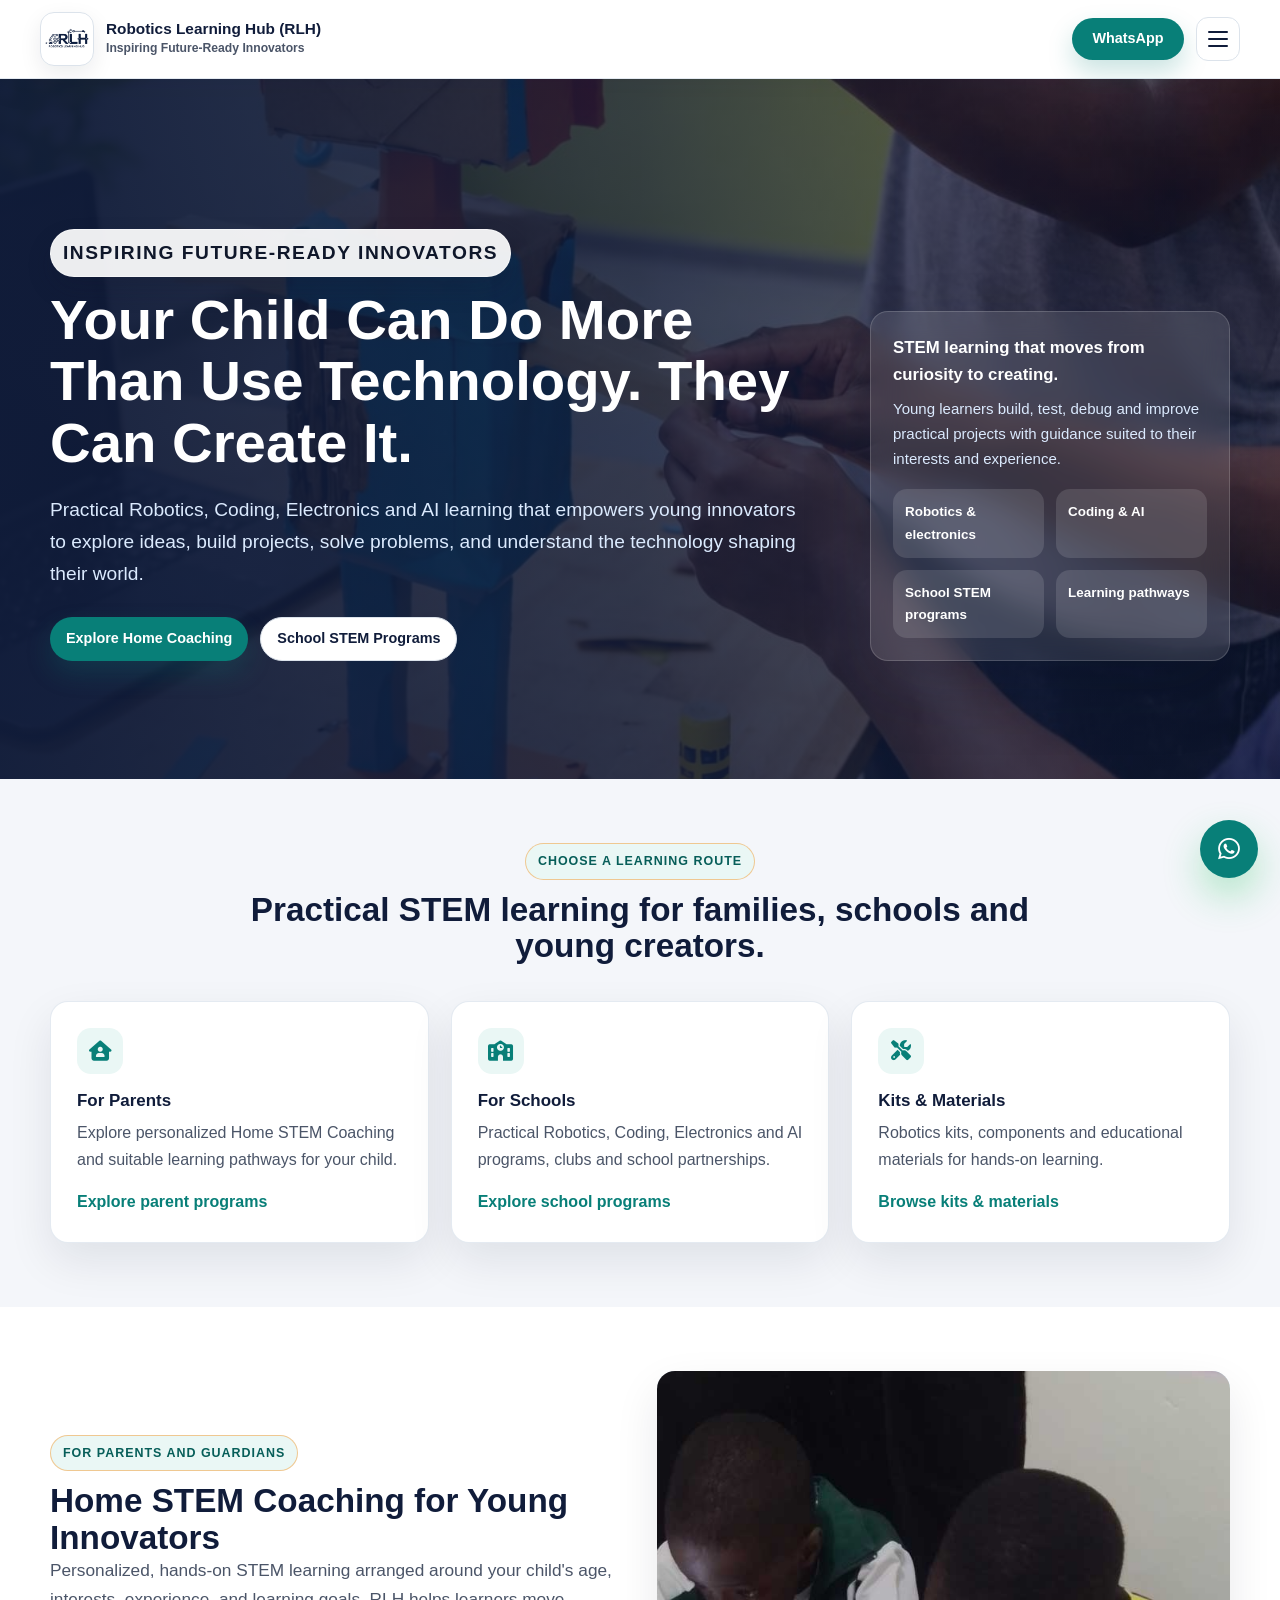
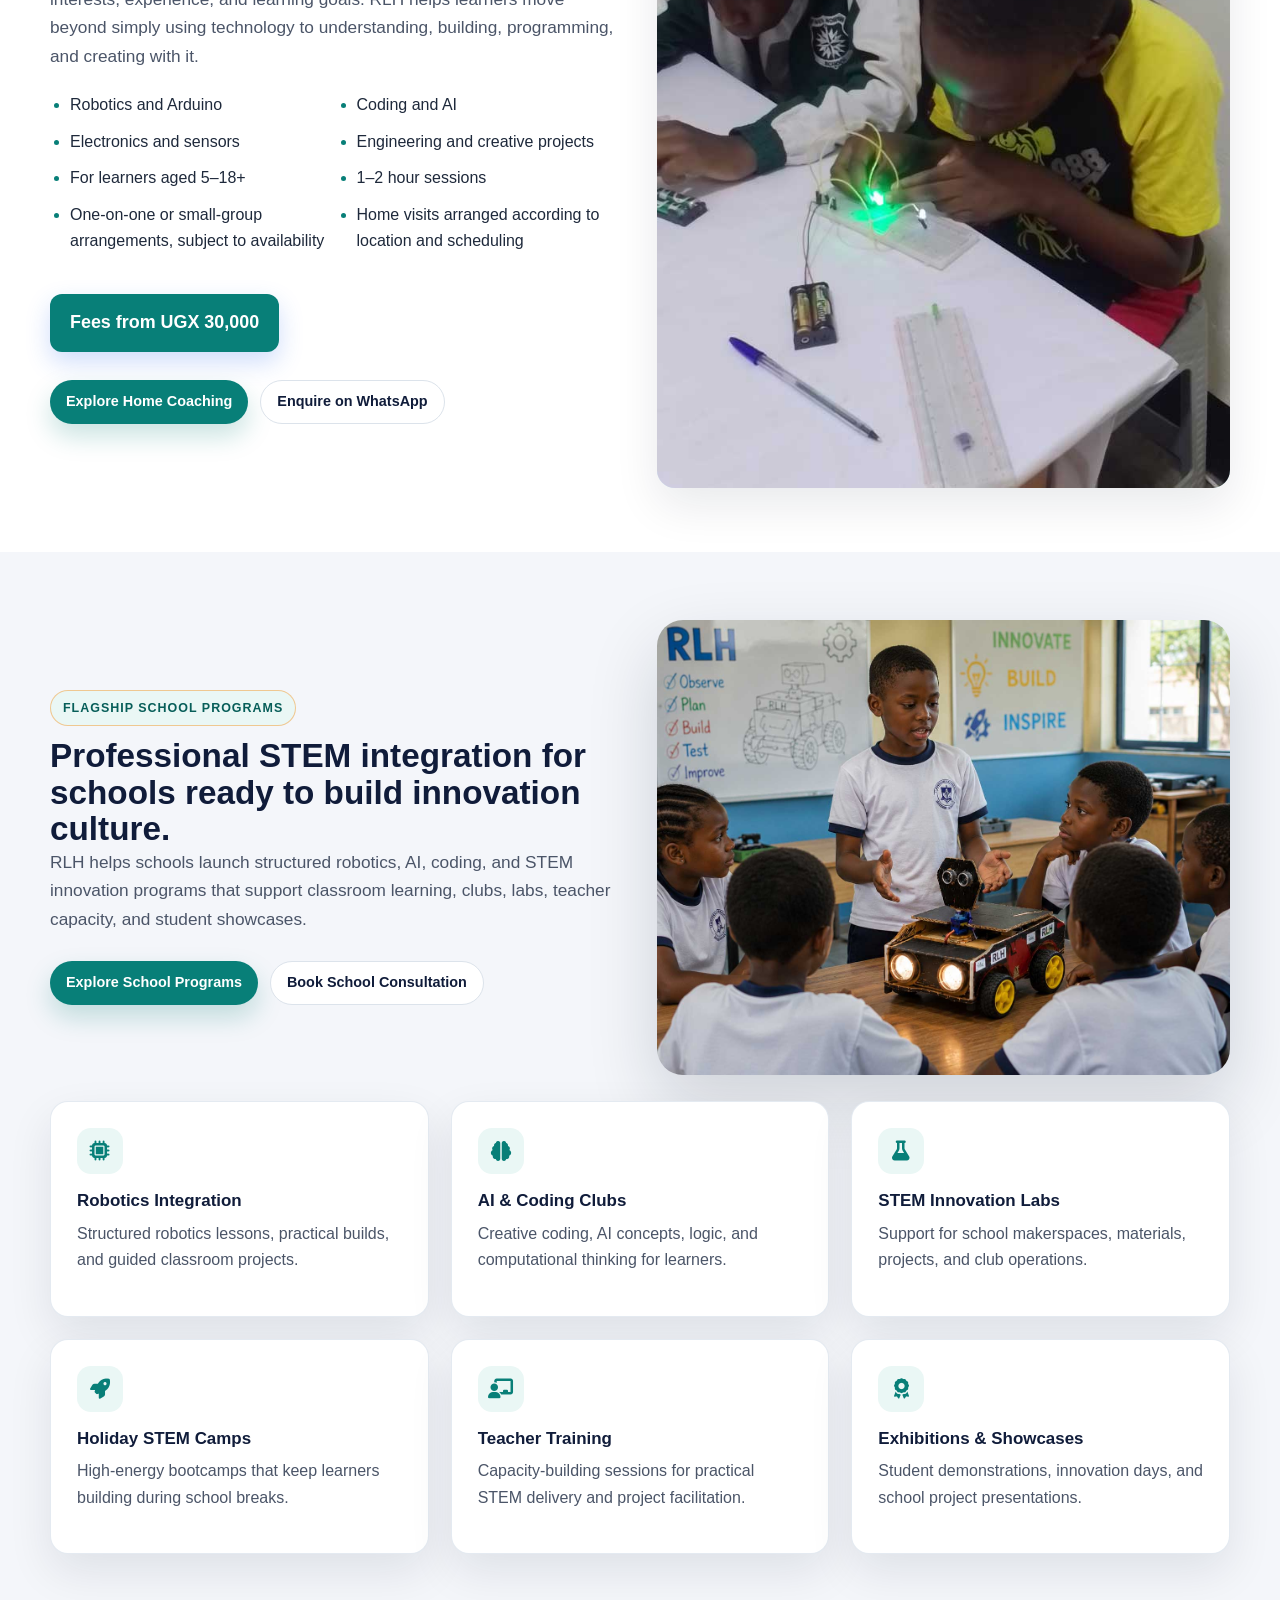
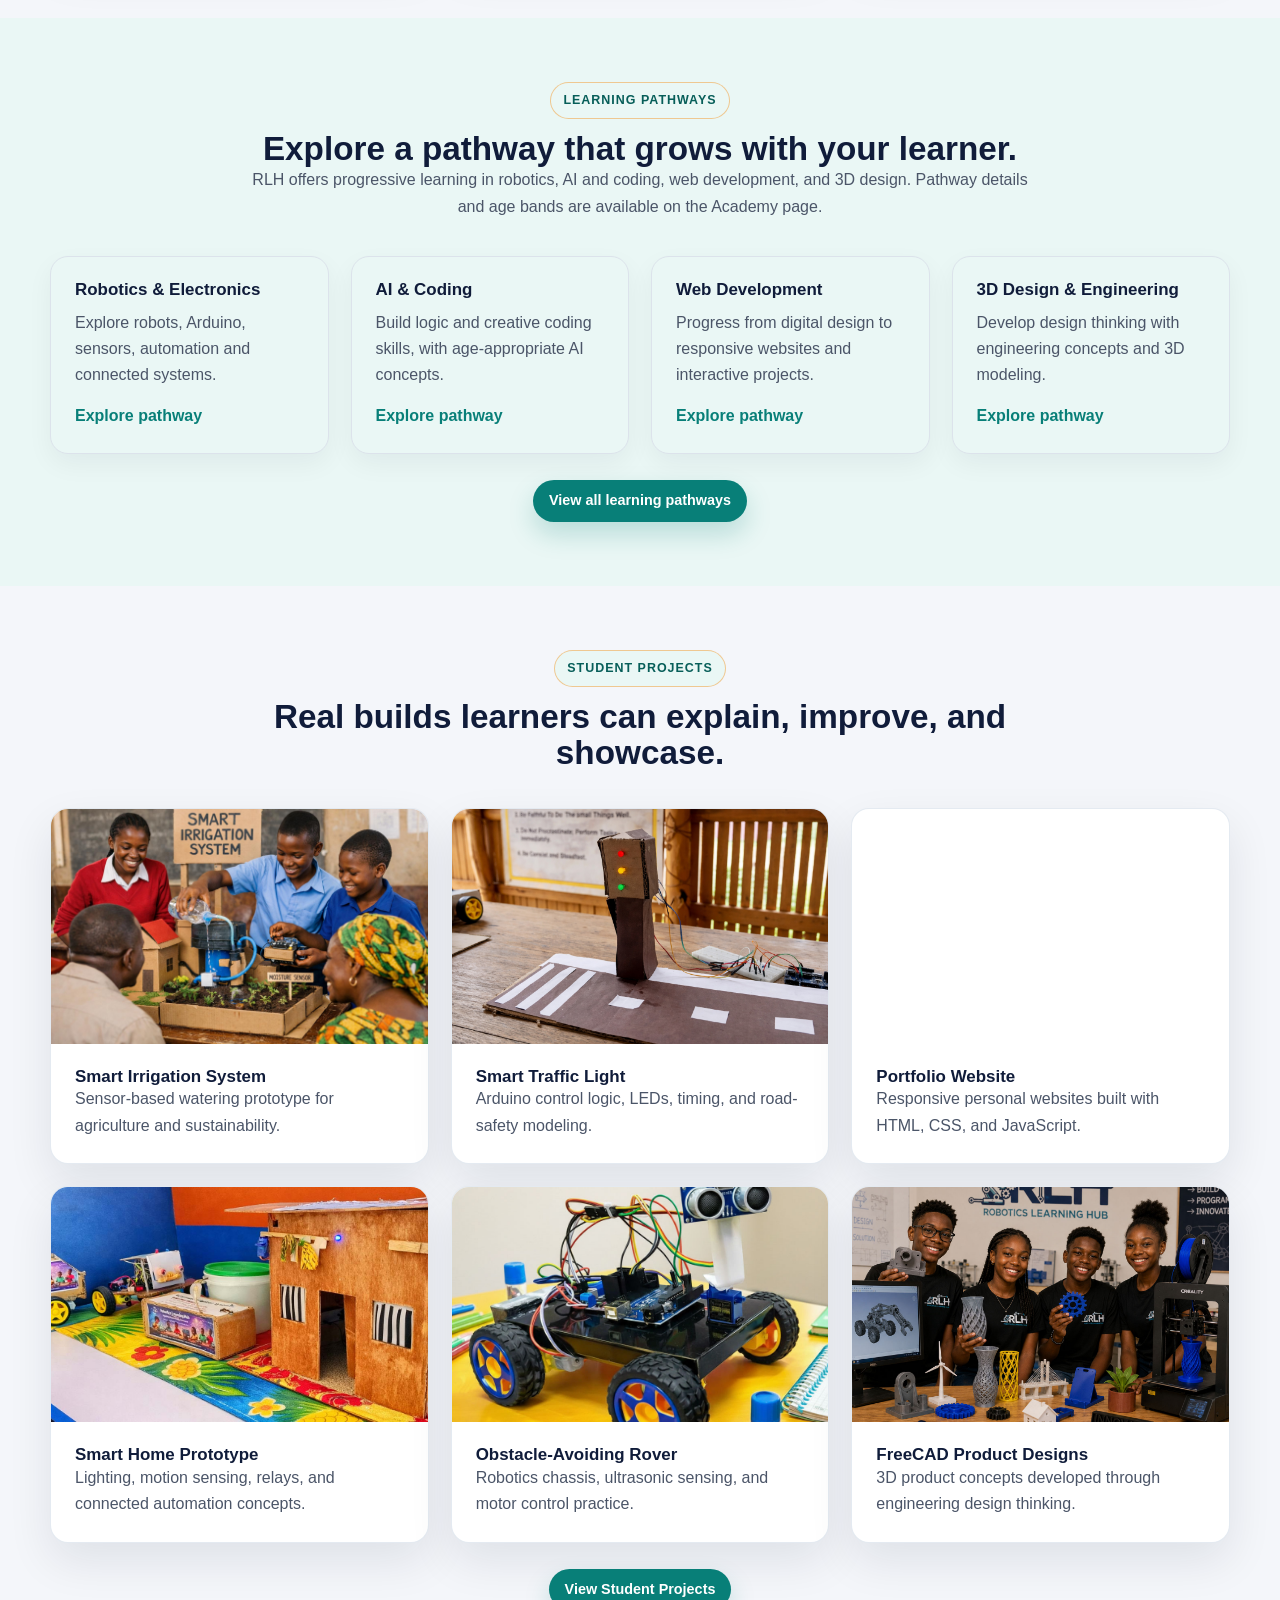
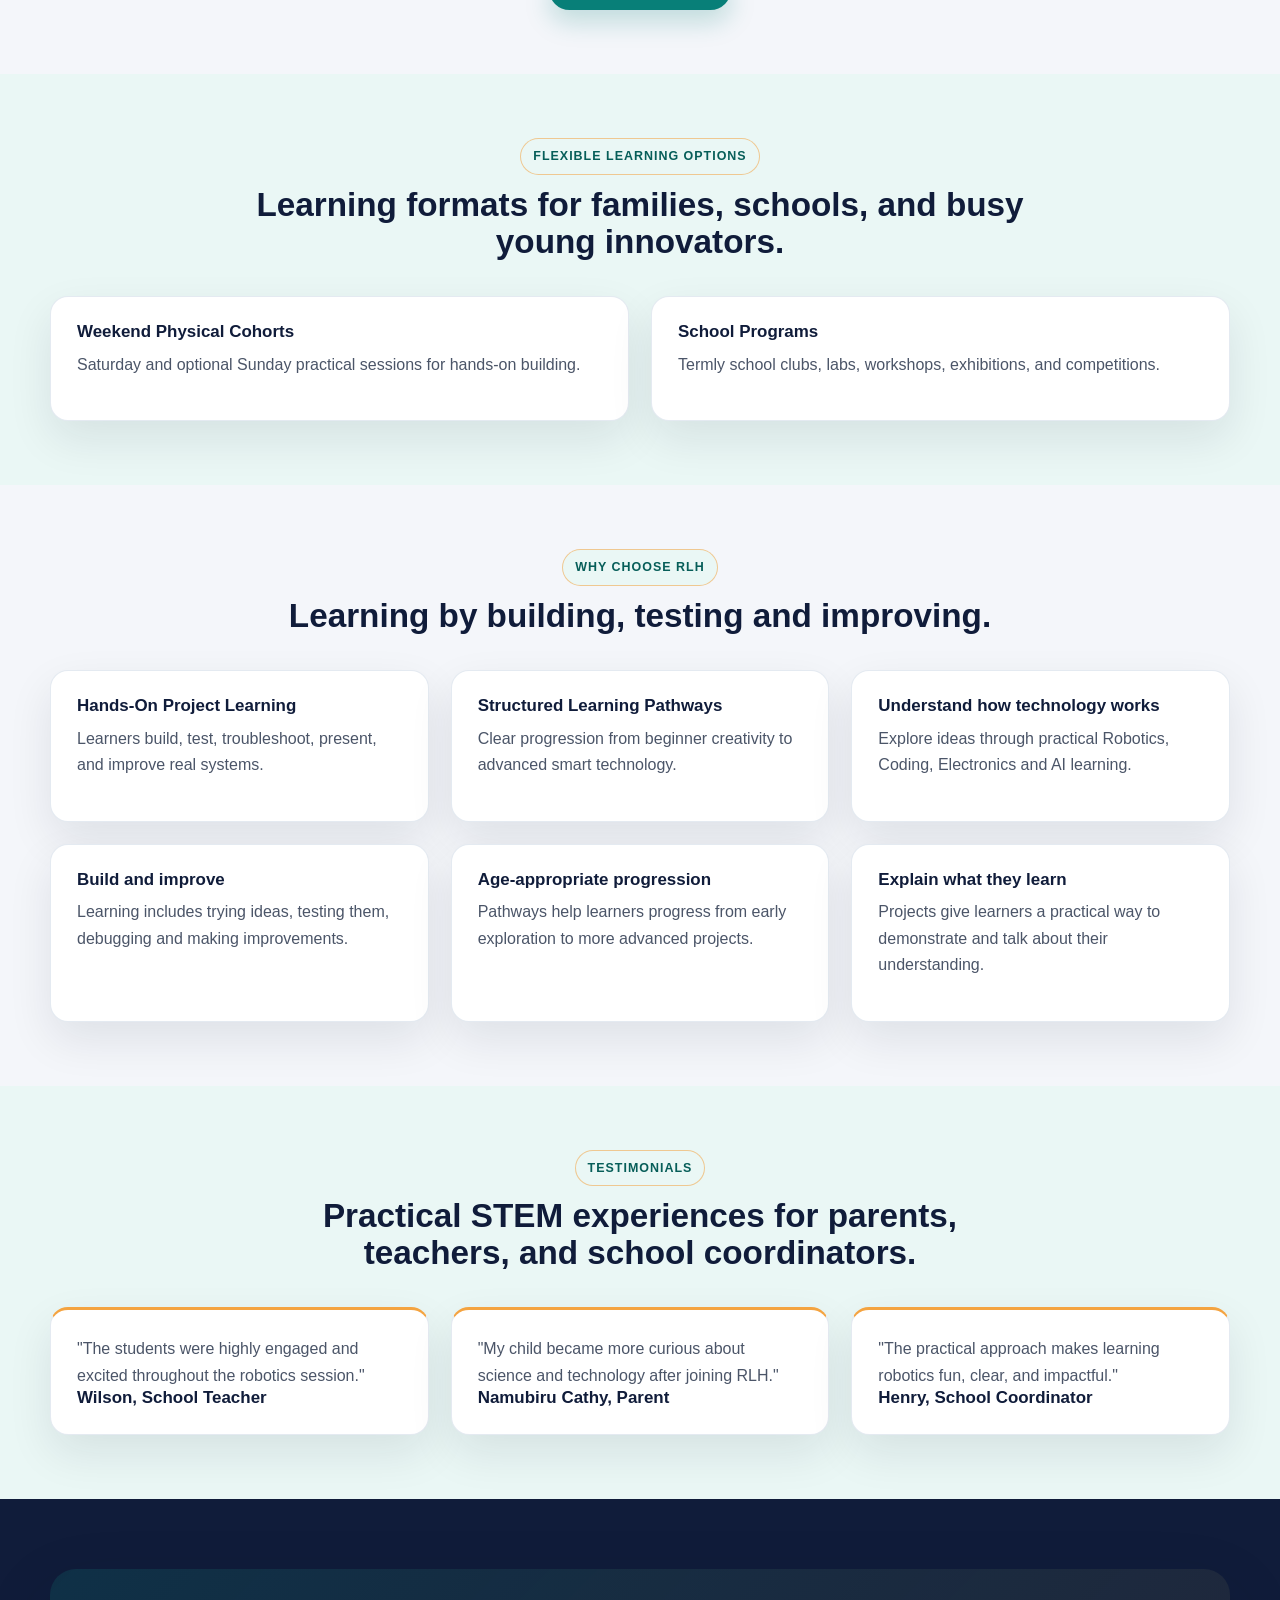
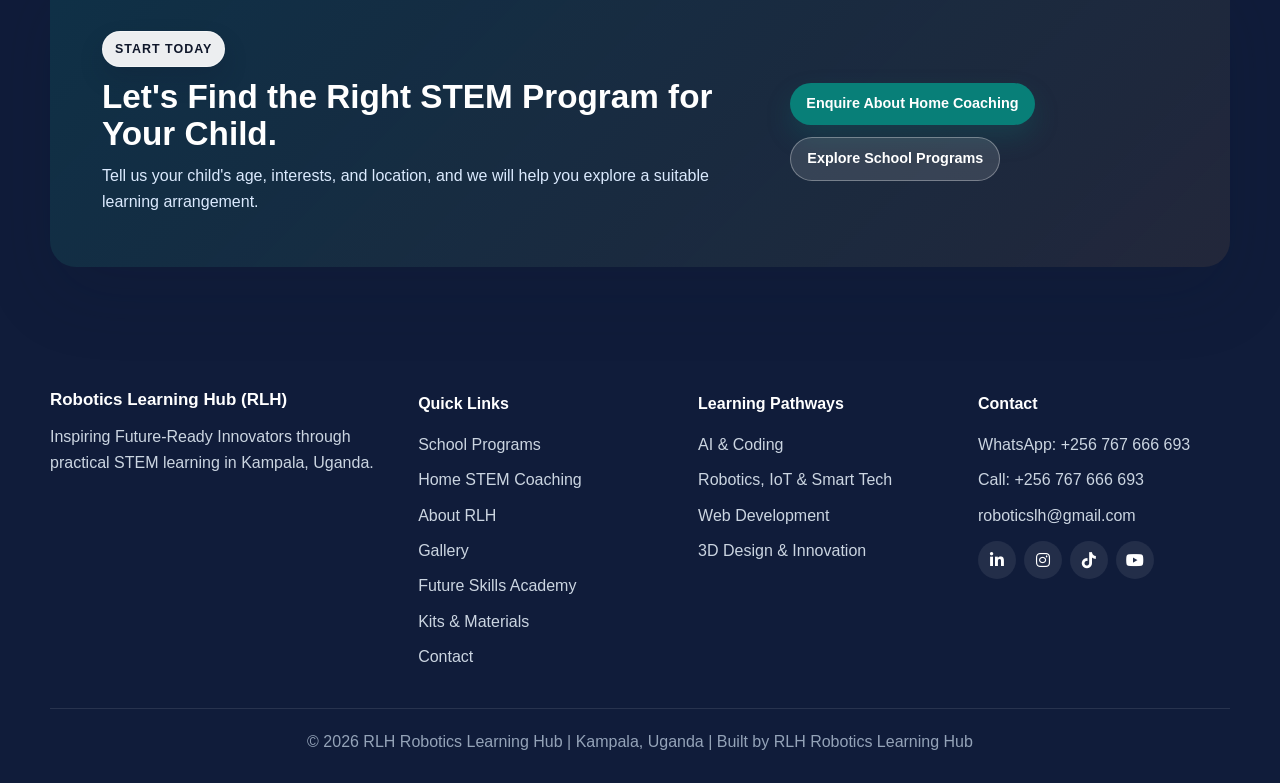
<file: index.html>
<!DOCTYPE html>
<html lang="en">
<head>
  <meta charset="UTF-8" />
  <meta name="viewport" content="width=device-width, initial-scale=1.0" />
  <meta name="description" content="Hands-on robotics, coding, electronics and AI learning for young innovators in Kampala. Explore Home STEM Coaching, school programs, pathways and kits with RLH." />
  <meta property="og:title" content="Robotics Learning Hub | Inspiring Future-Ready Innovators" />
  <meta property="og:description" content="Practical STEM learning that helps young people understand, build and create with technology." />
  <meta property="og:type" content="website" />
  <title>Robotics Learning Hub (RLH) | Inspiring Future-Ready Innovators</title>
  <link rel="icon" type="image/jpeg" href="images/logo.jpg" />
  <link rel="stylesheet" href="https://cdnjs.cloudflare.com/ajax/libs/font-awesome/6.5.2/css/all.min.css" />
  <link rel="stylesheet" href="css/style.css" />
</head>
<body>
  <header class="site-header">
    <div class="nav-wrap">
      <a href="index.html" class="logo-container" aria-label="Robotics Learning Hub (RLH) home">
        <img src="images/logo.jpg" alt="RLH Logo" class="logo" width="54" height="54" />
        <span class="brand-text">
          <strong>Robotics Learning Hub (RLH)</strong>
          <span>Inspiring Future-Ready Innovators</span>
        </span>
      </a>
      <nav class="navbar" id="navbar" aria-label="Primary navigation"><a href="index.html" class="active-link" aria-current="page">Home</a><a href="about.html">About Us</a><a href="home-coaching.html">For Parents</a><a href="school-programs.html">For Schools</a><a href="programs.html#learning-pathways">Learning Pathways</a><a href="student-projects.html">Student Projects</a><a href="kits.html">Kits &amp; Materials</a></nav>
      <div class="nav-actions">
        <a href="https://wa.me/256767666693" class="btn primary-btn nav-enroll-btn" target="_blank" rel="noopener noreferrer">WhatsApp</a>
        <button class="menu-toggle" id="menu-toggle" type="button" aria-label="Open menu" aria-expanded="false">
          <span></span><span></span><span></span>
        </button>
      </div>
    </div>
  </header>

  <main>
    <!-- Current hero uses an existing RLH photo. If replacing it, use images/home-hero.jpg (recommended 1920 × 1100 px, landscape) showing a learner building a project with a coach. -->
    <section class="hero">
      <div class="hero-slider" aria-hidden="true">
        <div class="slide active" style="background-image: url('images/Students-building.jpg');"></div>
        <div class="slide" style="background-image: url('images/home.jpg');"></div>
        <div class="slide" style="background-image: url('images/Circuit2.jpg');"></div>
      </div>
      <div class="hero-overlay"></div>
      <div class="hero-content">
        <div class="hero-copy">
          <p class="eyebrow">Inspiring Future-Ready Innovators</p>
          <h1>Your Child Can Do More Than Use Technology. They Can Create It.</h1>
          <p>Practical Robotics, Coding, Electronics and AI learning that empowers young innovators to explore ideas, build projects, solve problems, and understand the technology shaping their world.</p>
          <div class="hero-buttons">
            <a href="home-coaching.html" class="btn primary-btn">Explore Home Coaching</a>
            <a href="school-programs.html" class="btn secondary-btn">School STEM Programs</a>
          </div>
        </div>
        <aside class="hero-panel">
          <strong>STEM learning that moves from curiosity to creating.</strong>
          <p>Young learners build, test, debug and improve practical projects with guidance suited to their interests and experience.</p>
          <div class="mini-metrics">
            <span>Robotics & electronics</span><span>Coding & AI</span><span>School STEM programs</span><span>Learning pathways</span>
          </div>
        </aside>
      </div>
    </section>

    <section class="learning-routes reveal">
      <div class="container"><div class="section-heading"><p class="eyebrow">Choose a learning route</p><h2>Practical STEM learning for families, schools and young creators.</h2></div>
        <div class="grid grid-3">
          <article class="highlight-card"><span class="icon"><i class="fa-solid fa-house-user" aria-hidden="true"></i></span><h3>For Parents</h3><p>Explore personalized Home STEM Coaching and suitable learning pathways for your child.</p><a href="home-coaching.html" class="text-link">Explore parent programs</a></article>
          <article class="highlight-card"><span class="icon"><i class="fa-solid fa-school" aria-hidden="true"></i></span><h3>For Schools</h3><p>Practical Robotics, Coding, Electronics and AI programs, clubs and school partnerships.</p><a href="school-programs.html" class="text-link">Explore school programs</a></article>
          <article class="highlight-card"><span class="icon"><i class="fa-solid fa-screwdriver-wrench" aria-hidden="true"></i></span><h3>Kits & Materials</h3><p>Robotics kits, components and educational materials for hands-on learning.</p><a href="kits.html" class="text-link">Browse kits & materials</a></article>
        </div>
      </div>
    </section>

    <section class="home-coaching-feature reveal">
      <div class="container split"><div><p class="eyebrow">For parents and guardians</p><h2>Home STEM Coaching for Young Innovators</h2><p class="lead">Personalized, hands-on STEM learning arranged around your child's age, interests, experience, and learning goals. RLH helps learners move beyond simply using technology to understanding, building, programming, and creating with it.</p>
        <ul class="feature-list"><li>Robotics and Arduino</li><li>Coding and AI</li><li>Electronics and sensors</li><li>Engineering and creative projects</li><li>For learners aged 5–18+</li><li>1–2 hour sessions</li><li>One-on-one or small-group arrangements, subject to availability</li><li>Home visits arranged according to location and scheduling</li></ul>
        <p class="fee-highlight"><strong>Fees from UGX 30,000</strong></p>
        <div class="button-row"><a href="home-coaching.html" class="btn primary-btn">Explore Home Coaching</a><a href="https://wa.me/256767666693?text=Hello%20Robotics%20Learning%20Hub%2C%20I%20am%20interested%20in%20Home%20STEM%20Coaching%20for%20my%20child.%20My%20child%27s%20age%20is%3A%20____.%20Our%20location%20is%3A%20____.%20Preferred%20arrangement%3A%20____.%20Learning%20interests%3A%20____.%20Please%20share%20available%20options%2C%20fees%2C%20and%20scheduling%20details." class="btn secondary-btn" target="_blank" rel="noopener noreferrer">Enquire on WhatsApp</a></div>
      </div><div class="coaching-visual"><!-- Current local RLH photo; replace with images/home-coaching-session.jpg (recommended 1200 × 900 px, 4:3) when a coaching-at-home photo is available. --><img src="images/coaching.jpg" alt="Young learners exploring a practical STEM project" loading="lazy" decoding="async" /></div></div>
    </section>

    <section class="school-showcase reveal">
      <div class="container">
        <div class="split">
          <div>
            <p class="eyebrow">Flagship School Programs</p>
            <h2>Professional STEM integration for schools ready to build innovation culture.</h2>
            <p class="lead">RLH helps schools launch structured robotics, AI, coding, and STEM innovation programs that support classroom learning, clubs, labs, teacher capacity, and student showcases.</p>
            <div class="button-row">
              <a href="school-programs.html" class="btn primary-btn">Explore School Programs</a>
              <a href="https://forms.gle/7ZkenL3K7FdHi5Pf6" class="btn secondary-btn" target="_blank">Book School Consultation</a>
            </div>
          </div>
          <div class="school-visual">
            <img src="images/school_programs.jpg" alt="Students participating in a school STEM robotics program" loading="lazy" decoding="async" />
          </div>
        </div>
        <div class="grid grid-3" style="margin-top: 26px;">
          <article class="school-feature-card"><span class="icon"><i class="fa-solid fa-microchip" aria-hidden="true"></i></span><h3>Robotics Integration</h3><p>Structured robotics lessons, practical builds, and guided classroom projects.</p></article>
          <article class="school-feature-card"><span class="icon"><i class="fa-solid fa-brain" aria-hidden="true"></i></span><h3>AI & Coding Clubs</h3><p>Creative coding, AI concepts, logic, and computational thinking for learners.</p></article>
          <article class="school-feature-card"><span class="icon"><i class="fa-solid fa-flask" aria-hidden="true"></i></span><h3>STEM Innovation Labs</h3><p>Support for school makerspaces, materials, projects, and club operations.</p></article>
          <article class="school-feature-card"><span class="icon"><i class="fa-solid fa-rocket" aria-hidden="true"></i></span><h3>Holiday STEM Camps</h3><p>High-energy bootcamps that keep learners building during school breaks.</p></article>
          <article class="school-feature-card"><span class="icon"><i class="fa-solid fa-chalkboard-user" aria-hidden="true"></i></span><h3>Teacher Training</h3><p>Capacity-building sessions for practical STEM delivery and project facilitation.</p></article>
          <article class="school-feature-card"><span class="icon"><i class="fa-solid fa-award" aria-hidden="true"></i></span><h3>Exhibitions & Showcases</h3><p>Student demonstrations, innovation days, and school project presentations.</p></article>
        </div>
      </div>
    </section>

    <section class="soft-band reveal" id="learning-pathways">
      <div class="container">
        <div class="section-heading"><p class="eyebrow">Learning Pathways</p><h2>Explore a pathway that grows with your learner.</h2><p>RLH offers progressive learning in robotics, AI and coding, web development, and 3D design. Pathway details and age bands are available on the Academy page.</p></div>
        <div class="grid grid-4">
          <article class="pathway-summary-card"><h3>Robotics &amp; Electronics</h3><p>Explore robots, Arduino, sensors, automation and connected systems.</p><a class="text-link" href="programs.html#pathway-robotics">Explore pathway</a></article>
          <article class="pathway-summary-card"><h3>AI &amp; Coding</h3><p>Build logic and creative coding skills, with age-appropriate AI concepts.</p><a class="text-link" href="programs.html#pathway-ai">Explore pathway</a></article>
          <article class="pathway-summary-card"><h3>Web Development</h3><p>Progress from digital design to responsive websites and interactive projects.</p><a class="text-link" href="programs.html#pathway-web">Explore pathway</a></article>
          <article class="pathway-summary-card"><h3>3D Design &amp; Engineering</h3><p>Develop design thinking with engineering concepts and 3D modeling.</p><a class="text-link" href="programs.html#pathway-3d">Explore pathway</a></article>
        </div>
        <div class="button-row centered-actions"><a href="programs.html#learning-pathways" class="btn primary-btn">View all learning pathways</a></div>
      </div>
    </section>

    <section class="reveal">
      <div class="container">
        <div class="section-heading">
          <p class="eyebrow">Student Projects</p>
          <h2>Real builds learners can explain, improve, and showcase.</h2>
        </div>
        <div class="grid grid-3">
          <article class="project-card"><img src="images/smart-irrigation.jpg" alt="Student robotics project" loading="lazy" decoding="async" /><div class="card-pad"><h3>Smart Irrigation System</h3><p>Sensor-based watering prototype for agriculture and sustainability.</p></div></article>
          <article class="project-card"><img src="images/Project.jpg" alt="Automatic electronics project" loading="lazy" decoding="async" /><div class="card-pad"><h3>Smart Traffic Light</h3><p>Arduino control logic, LEDs, timing, and road-safety modeling.</p></div></article>
          <article class="project-card"><img src="images/web.jpg" alt="Student coding project" loading="lazy" decoding="async" /><div class="card-pad"><h3>Portfolio Website</h3><p>Responsive personal websites built with HTML, CSS, and JavaScript.</p></div></article>
          <article class="project-card"><img src="images/exhibition.jpg" alt="Smart home electronics prototype" loading="lazy" decoding="async" /><div class="card-pad"><h3>Smart Home Prototype</h3><p>Lighting, motion sensing, relays, and connected automation concepts.</p></div></article>
          <article class="project-card"><img src="images/rover.jpg" alt="Robotics rover project" loading="lazy" decoding="async" /><div class="card-pad"><h3>Obstacle-Avoiding Rover</h3><p>Robotics chassis, ultrasonic sensing, and motor control practice.</p></div></article>
          <article class="project-card"><img src="images/Cad.jpg" alt="Students presenting STEM projects" loading="lazy" decoding="async" /><div class="card-pad"><h3>FreeCAD Product Designs</h3><p>3D product concepts developed through engineering design thinking.</p></div></article>
        </div>
        <div class="button-row centered-actions"><a href="student-projects.html" class="btn primary-btn">View Student Projects</a></div>
      </div>
    </section>

    <section class="soft-band reveal">
      <div class="container">
        <div class="section-heading">
          <p class="eyebrow">Flexible Learning Options</p>
          <h2>Learning formats for families, schools, and busy young innovators.</h2>
        </div>
        <div class="grid grid-2">
          <article class="option-card"><h3>Weekend Physical Cohorts</h3><p>Saturday and optional Sunday practical sessions for hands-on building.</p></article>


          <article class="option-card"><h3>School Programs</h3><p>Termly school clubs, labs, workshops, exhibitions, and competitions.</p></article>
        </div>
      </div>
    </section>

    <section class="reveal">
      <div class="container">
        <div class="section-heading">
          <p class="eyebrow">Why Choose RLH</p>
          <h2>Learning by building, testing and improving.</h2>
        </div>
        <div class="grid grid-3">
          <article class="why-card"><h3>Hands-On Project Learning</h3><p>Learners build, test, troubleshoot, present, and improve real systems.</p></article>
          <article class="why-card"><h3>Structured Learning Pathways</h3><p>Clear progression from beginner creativity to advanced smart technology.</p></article>
          <article class="why-card"><h3>Understand how technology works</h3><p>Explore ideas through practical Robotics, Coding, Electronics and AI learning.</p></article>
          <article class="why-card"><h3>Build and improve</h3><p>Learning includes trying ideas, testing them, debugging and making improvements.</p></article>
          <article class="why-card"><h3>Age-appropriate progression</h3><p>Pathways help learners progress from early exploration to more advanced projects.</p></article>
          <article class="why-card"><h3>Explain what they learn</h3><p>Projects give learners a practical way to demonstrate and talk about their understanding.</p></article>
        </div>
      </div>
    </section>


    <section class="soft-band reveal">
      <div class="container">
        <div class="section-heading"><p class="eyebrow">Testimonials</p><h2>Practical STEM experiences for parents, teachers, and school coordinators.</h2></div>
        <div class="grid grid-3">
          <article class="testimonial-card"><p>"The students were highly engaged and excited throughout the robotics session."</p><h3>Wilson, School Teacher</h3></article>
          <article class="testimonial-card"><p>"My child became more curious about science and technology after joining RLH."</p><h3>Namubiru Cathy, Parent</h3></article>
          <article class="testimonial-card"><p>"The practical approach makes learning robotics fun, clear, and impactful."</p><h3>Henry, School Coordinator</h3></article>
        </div>
      </div>
    </section>
    <section class="dark-cta reveal">
      <div class="cta-panel">
        <div>
          <p class="eyebrow">Start Today</p>
          <h2>Let's Find the Right STEM Program for Your Child.</h2>
          <p>Tell us your child's age, interests, and location, and we will help you explore a suitable learning arrangement.</p>
        </div>
        <div class="button-row">
          <a href="home-coaching.html" class="btn primary-btn">Enquire About Home Coaching</a>
          <a href="school-programs.html" class="btn ghost-btn">Explore School Programs</a>
        </div>
      </div>
    </section>
  </main>

  <a href="https://wa.me/256767666693" class="whatsapp-float" target="_blank" rel="noopener noreferrer" aria-label="Chat on WhatsApp"><i class="fa-brands fa-whatsapp" aria-hidden="true"></i></a>

  <footer class="site-footer">
    <div class="footer-grid">
      <div>
        <h3>Robotics Learning Hub (RLH)</h3>
        <p>Inspiring Future-Ready Innovators through practical STEM learning in Kampala, Uganda.</p>
      </div>
      <div>
        <h4>Quick Links</h4>
        <a href="school-programs.html">School Programs</a>
        <a href="home-coaching.html">Home STEM Coaching</a>
        <a href="about.html">About RLH</a>
        <a href="gallery.html">Gallery</a>
        <a href="programs.html">Future Skills Academy</a>
        <a href="kits.html">Kits & Materials</a>
        <a href="contact.html">Contact</a>
      </div>
      <div>
        <h4>Learning Pathways</h4>
        <a href="programs.html">AI & Coding</a>
        <a href="programs.html">Robotics, IoT & Smart Tech</a>
        <a href="programs.html">Web Development</a>
        <a href="programs.html">3D Design & Innovation</a>
      </div>
      <div>
        <h4>Contact</h4>
        <a href="https://wa.me/256767666693" target="_blank" rel="noopener noreferrer">WhatsApp: +256 767 666 693</a>
        <a href="tel:+256767666693">Call: +256 767 666 693</a>
        <a href="mailto:roboticslh@gmail.com">roboticslh@gmail.com</a>
        <div class="footer-social">
          <a href="https://www.linkedin.com/company/robotics-learning-hub" target="_blank" rel="noopener noreferrer" aria-label="LinkedIn"><i class="fa-brands fa-linkedin-in" aria-hidden="true"></i></a>
          <a href="https://www.instagram.com/roboticslearninghub?igsh=MTZndnVnenVyejdiOQ==" target="_blank" rel="noopener noreferrer" aria-label="Instagram"><i class="fa-brands fa-instagram" aria-hidden="true"></i></a>
          <a href="https://www.tiktok.com/@roboticslearningh?_r=1&_t=ZS-95N06qeUDLu" target="_blank" rel="noopener noreferrer" aria-label="TikTok"><i class="fa-brands fa-tiktok" aria-hidden="true"></i></a>
          <a href="https://www.youtube.com/@roboticslearningh" target="_blank" rel="noopener noreferrer" aria-label="YouTube"><i class="fa-brands fa-youtube" aria-hidden="true"></i></a>
        </div>
      </div>
    </div>
    <p class="footer-bottom">&copy; 2026 RLH Robotics Learning Hub | Kampala, Uganda | Built by RLH Robotics Learning Hub</p>
  </footer>

  <script src="js/script.js"></script>
</body>
</html>
</file>
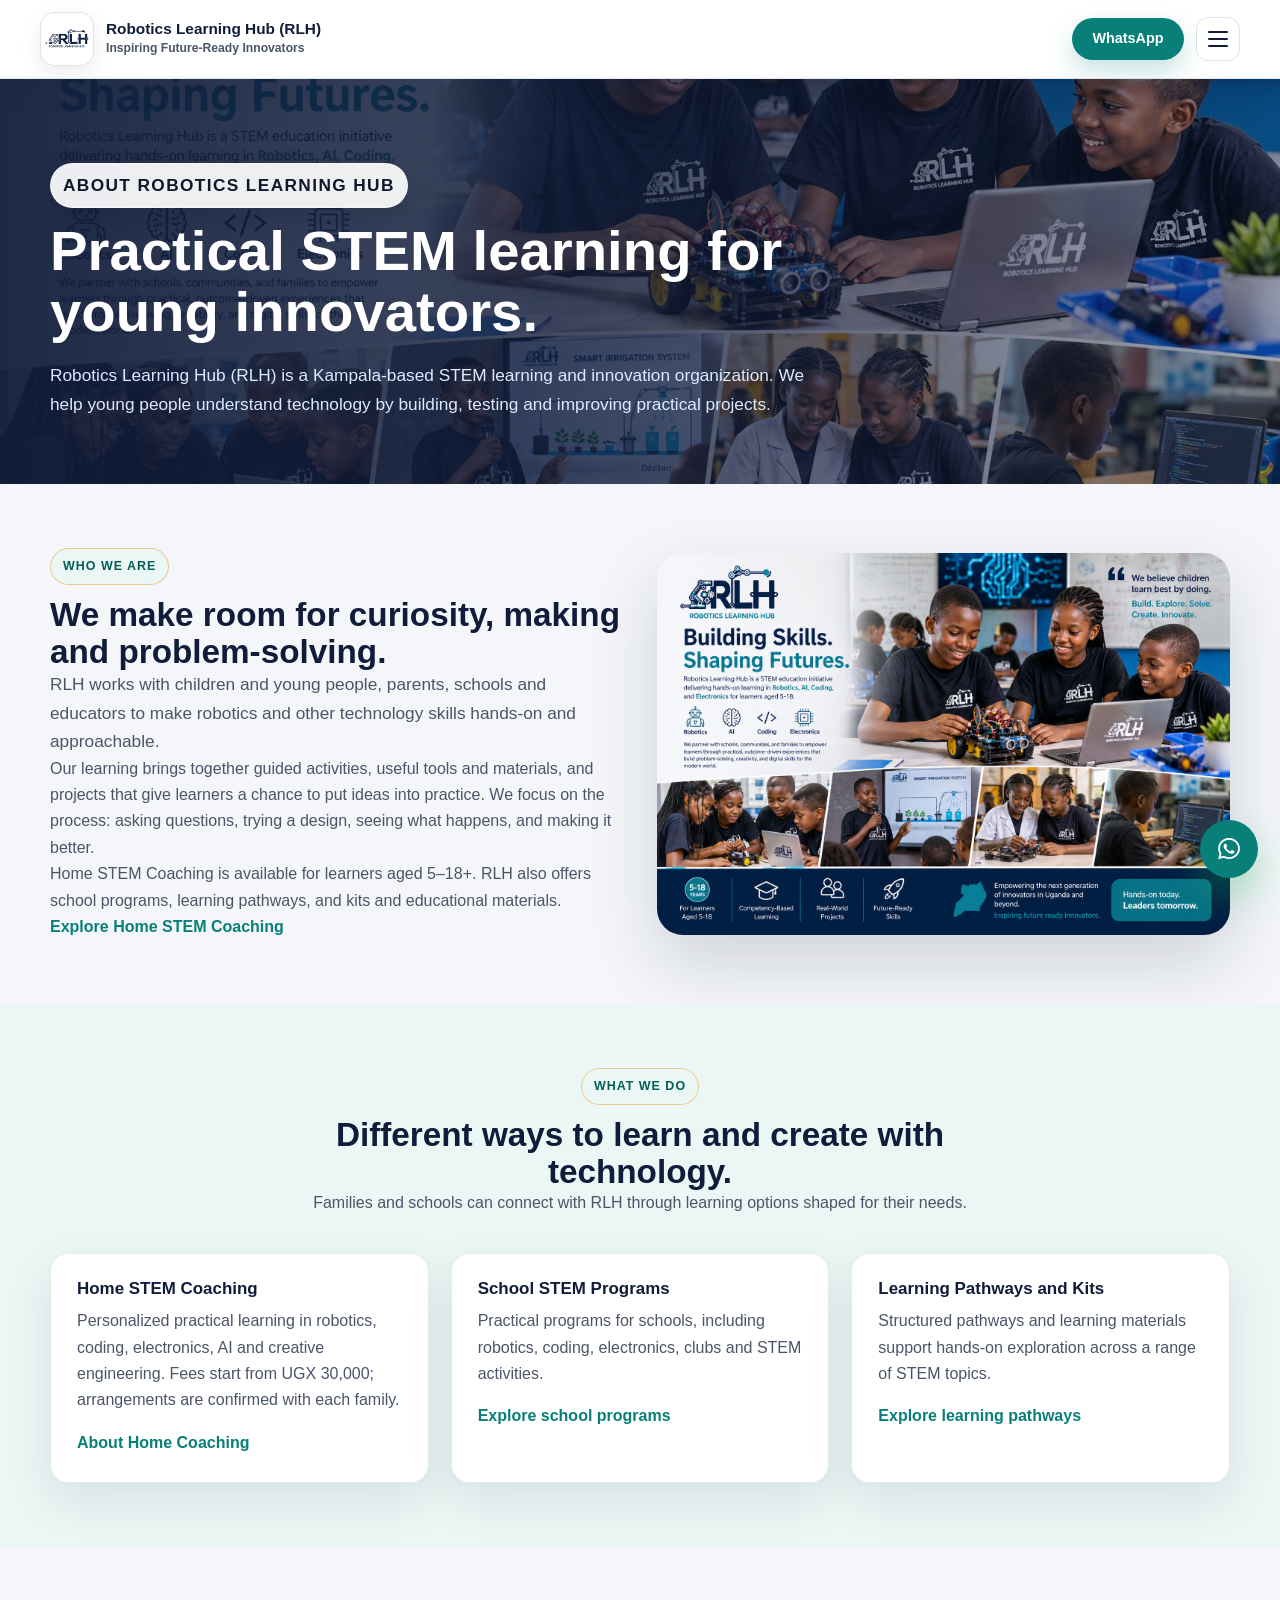
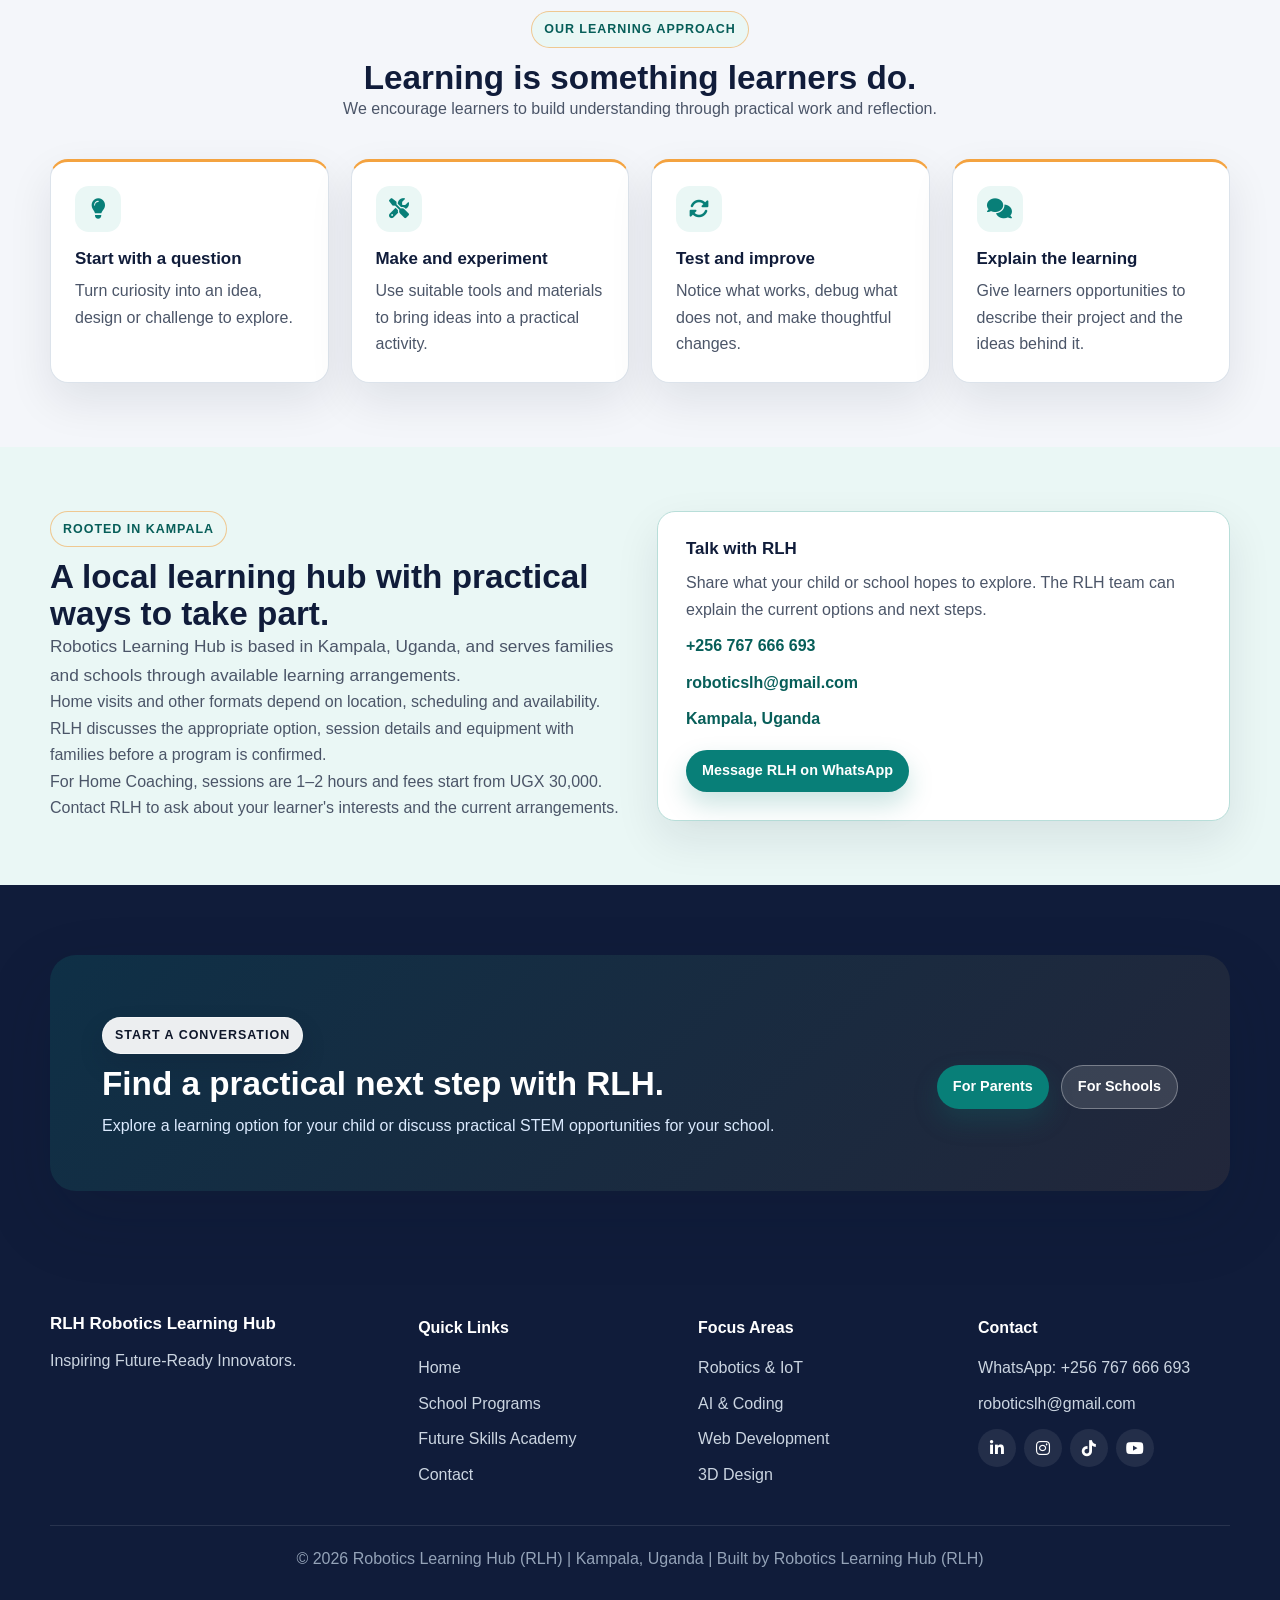
<file: about.html>
<!DOCTYPE html>
<html lang="en">
<head>
  <meta charset="UTF-8" />
  <meta name="viewport" content="width=device-width, initial-scale=1.0" />
  <meta name="description" content="Meet Robotics Learning Hub in Kampala, Uganda: practical robotics, coding, electronics and AI learning for children, families and schools." />
  <meta property="og:title" content="About Robotics Learning Hub | RLH Uganda" />
  <meta property="og:description" content="A Kampala-based STEM learning and innovation organization helping young people learn by building, testing and explaining real projects." />
  <meta property="og:type" content="website" />
  <title>About Us | Robotics Learning Hub (RLH)</title>
  <link rel="icon" type="image/jpeg" href="images/logo.jpg" />
  <link rel="stylesheet" href="https://cdnjs.cloudflare.com/ajax/libs/font-awesome/6.5.2/css/all.min.css" />
  <link rel="stylesheet" href="css/style.css" />
</head>
<body>
  <header class="site-header"><div class="nav-wrap"><a href="index.html" class="logo-container"><img src="images/logo.jpg" alt="RLH Logo" class="logo" /><span class="brand-text"><strong>Robotics Learning Hub (RLH)</strong><span>Inspiring Future-Ready Innovators</span></span></a><nav class="navbar" id="navbar" aria-label="Primary navigation"><a href="index.html">Home</a><a href="about.html" class="active-link" aria-current="page">About Us</a><a href="home-coaching.html">For Parents</a><a href="school-programs.html">For Schools</a><a href="programs.html#learning-pathways">Learning Pathways</a><a href="student-projects.html">Student Projects</a><a href="kits.html">Kits &amp; Materials</a></nav><div class="nav-actions"><a href="https://wa.me/256767666693" class="btn primary-btn nav-enroll-btn" target="_blank" rel="noopener noreferrer">WhatsApp</a><button class="menu-toggle" id="menu-toggle" type="button" aria-label="Open menu" aria-expanded="false" aria-controls="navbar"><span></span><span></span><span></span></button></div></div></header>
  <main>
    <section class="page-hero about-hero"><div class="page-hero-content"><p class="eyebrow">About Robotics Learning Hub</p><h1>Practical STEM learning for young innovators.</h1><p>Robotics Learning Hub (RLH) is a Kampala-based STEM learning and innovation organization. We help young people understand technology by building, testing and improving practical projects.</p></div></section>
    <section class="reveal"><div class="container split"><div><p class="eyebrow">Who we are</p><h2>We make room for curiosity, making and problem-solving.</h2><p class="lead">RLH works with children and young people, parents, schools and educators to make robotics and other technology skills hands-on and approachable.</p><p>Our learning brings together guided activities, useful tools and materials, and projects that give learners a chance to put ideas into practice. We focus on the process: asking questions, trying a design, seeing what happens, and making it better.</p><p>Home STEM Coaching is available for learners aged 5–18+. RLH also offers school programs, learning pathways, and kits and educational materials.</p><a href="home-coaching.html" class="text-link">Explore Home STEM Coaching</a></div><div class="school-visual"><img src="images/aboutus.jpg" alt="Young learners taking part in a practical RLH STEM activity" loading="lazy" decoding="async" /></div></div></section>
    <section class="soft-band reveal"><div class="container"><div class="section-heading"><p class="eyebrow">What we do</p><h2>Different ways to learn and create with technology.</h2><p>Families and schools can connect with RLH through learning options shaped for their needs.</p></div><div class="grid grid-3"><article class="difference-card"><h3>Home STEM Coaching</h3><p>Personalized practical learning in robotics, coding, electronics, AI and creative engineering. Fees start from UGX 30,000; arrangements are confirmed with each family.</p><a href="home-coaching.html" class="text-link">About Home Coaching</a></article><article class="difference-card"><h3>School STEM Programs</h3><p>Practical programs for schools, including robotics, coding, electronics, clubs and STEM activities.</p><a href="school-programs.html" class="text-link">Explore school programs</a></article><article class="difference-card"><h3>Learning Pathways and Kits</h3><p>Structured pathways and learning materials support hands-on exploration across a range of STEM topics.</p><a href="programs.html#learning-pathways" class="text-link">Explore learning pathways</a></article></div></div></section>
    <section class="reveal"><div class="container"><div class="section-heading"><p class="eyebrow">Our learning approach</p><h2>Learning is something learners do.</h2><p>We encourage learners to build understanding through practical work and reflection.</p></div><div class="grid grid-4"><article class="about-principle"><span class="icon"><i class="fa-solid fa-lightbulb" aria-hidden="true"></i></span><h3>Start with a question</h3><p>Turn curiosity into an idea, design or challenge to explore.</p></article><article class="about-principle"><span class="icon"><i class="fa-solid fa-screwdriver-wrench" aria-hidden="true"></i></span><h3>Make and experiment</h3><p>Use suitable tools and materials to bring ideas into a practical activity.</p></article><article class="about-principle"><span class="icon"><i class="fa-solid fa-rotate" aria-hidden="true"></i></span><h3>Test and improve</h3><p>Notice what works, debug what does not, and make thoughtful changes.</p></article><article class="about-principle"><span class="icon"><i class="fa-solid fa-comments" aria-hidden="true"></i></span><h3>Explain the learning</h3><p>Give learners opportunities to describe their project and the ideas behind it.</p></article></div></div></section>
    <section class="soft-band reveal"><div class="container split"><div><p class="eyebrow">Rooted in Kampala</p><h2>A local learning hub with practical ways to take part.</h2><p class="lead">Robotics Learning Hub is based in Kampala, Uganda, and serves families and schools through available learning arrangements.</p><p>Home visits and other formats depend on location, scheduling and availability. RLH discusses the appropriate option, session details and equipment with families before a program is confirmed.</p><p>For Home Coaching, sessions are 1–2 hours and fees start from UGX 30,000. Contact RLH to ask about your learner's interests and the current arrangements.</p></div><div class="about-contact-card"><h3>Talk with RLH</h3><p>Share what your child or school hopes to explore. The RLH team can explain the current options and next steps.</p><a href="tel:+256767666693">+256 767 666 693</a><a href="mailto:roboticslh@gmail.com">roboticslh@gmail.com</a><span>Kampala, Uganda</span><div class="button-row"><a href="https://wa.me/256767666693?text=Hello%20Robotics%20Learning%20Hub%2C%20I%20would%20like%20to%20learn%20more%20about%20your%20STEM%20programs." class="btn primary-btn" target="_blank" rel="noopener noreferrer">Message RLH on WhatsApp</a></div></div></div></section>
    <section class="dark-cta reveal"><div class="cta-panel"><div><p class="eyebrow">Start a conversation</p><h2>Find a practical next step with RLH.</h2><p>Explore a learning option for your child or discuss practical STEM opportunities for your school.</p></div><div class="button-row"><a href="home-coaching.html" class="btn primary-btn">For Parents</a><a href="school-programs.html" class="btn ghost-btn">For Schools</a></div></div></section>
  </main>
  <a href="https://wa.me/256767666693" class="whatsapp-float" target="_blank" rel="noopener noreferrer" aria-label="Chat on WhatsApp"><i class="fa-brands fa-whatsapp" aria-hidden="true"></i></a>
  <footer class="site-footer"><div class="footer-grid"><div><h3>RLH Robotics Learning Hub</h3><p>Inspiring Future-Ready Innovators.</p></div><div><h4>Quick Links</h4><a href="index.html">Home</a><a href="school-programs.html">School Programs</a><a href="programs.html">Future Skills Academy</a><a href="contact.html">Contact</a></div><div><h4>Focus Areas</h4><a href="programs.html">Robotics & IoT</a><a href="programs.html">AI & Coding</a><a href="programs.html">Web Development</a><a href="programs.html">3D Design</a></div><div><h4>Contact</h4><a href="https://wa.me/256767666693" target="_blank" rel="noopener noreferrer">WhatsApp: +256 767 666 693</a><a href="mailto:roboticslh@gmail.com">roboticslh@gmail.com</a><div class="footer-social"><a href="https://www.linkedin.com/company/robotics-learning-hub" target="_blank" rel="noopener noreferrer" aria-label="LinkedIn"><i class="fa-brands fa-linkedin-in" aria-hidden="true"></i></a><a href="https://www.instagram.com/roboticslearninghub?igsh=MTZndnVnenVyejdiOQ==" target="_blank" rel="noopener noreferrer" aria-label="Instagram"><i class="fa-brands fa-instagram" aria-hidden="true"></i></a><a href="https://www.tiktok.com/@roboticslearningh?_r=1&_t=ZS-95N06qeUDLu" target="_blank" rel="noopener noreferrer" aria-label="TikTok"><i class="fa-brands fa-tiktok" aria-hidden="true"></i></a><a href="https://www.youtube.com/@roboticslearningh" target="_blank" rel="noopener noreferrer" aria-label="YouTube"><i class="fa-brands fa-youtube" aria-hidden="true"></i></a></div></div></div><p class="footer-bottom">&copy; 2026 Robotics Learning Hub (RLH) | Kampala, Uganda | Built by Robotics Learning Hub (RLH)</p></footer>
  <script src="js/script.js"></script>
</body>
</html>
</file>
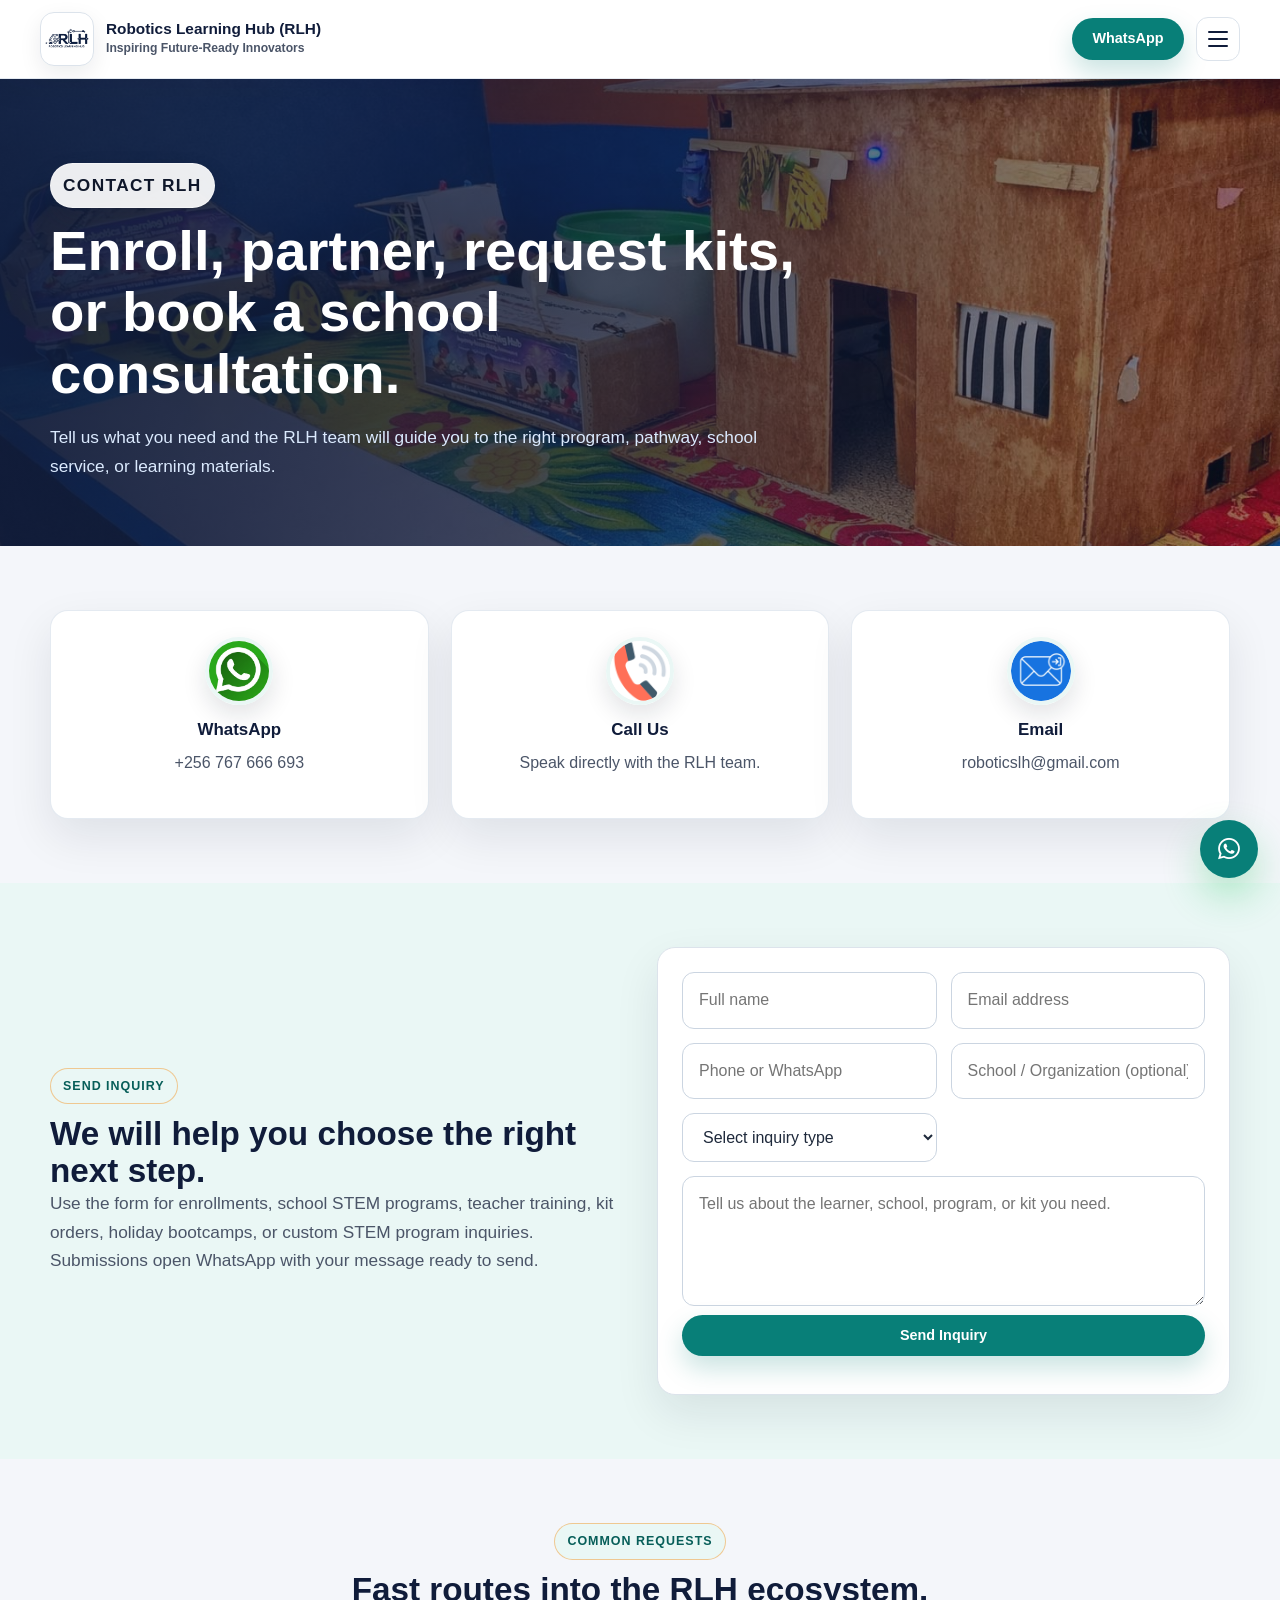
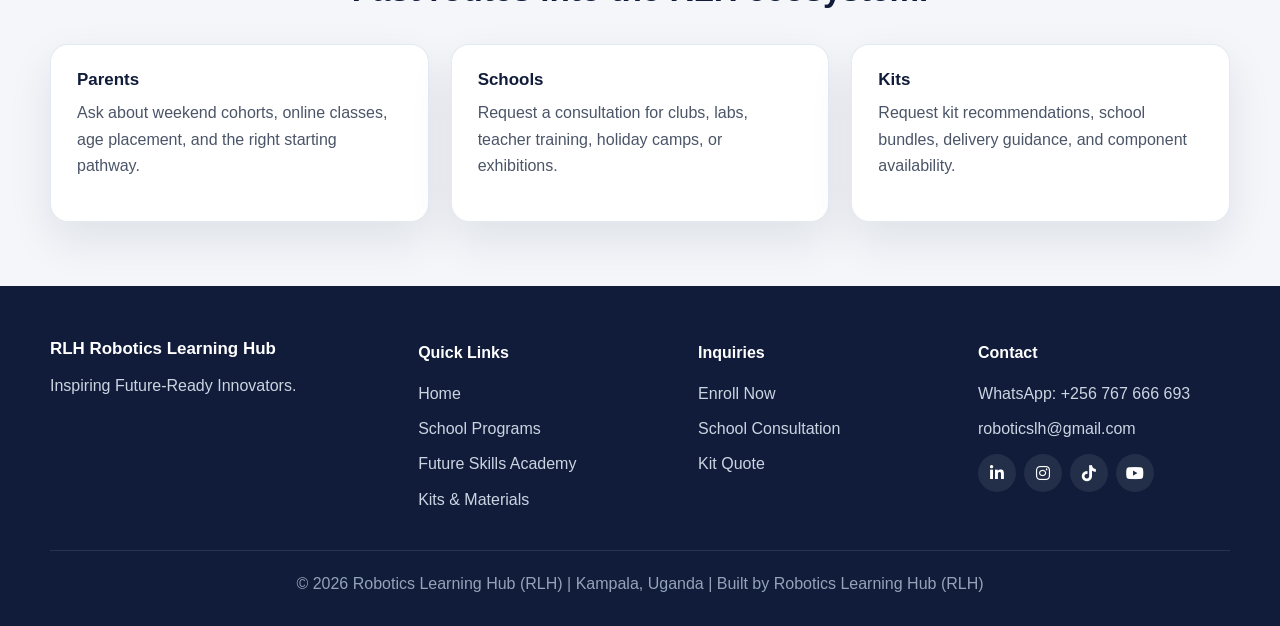
<file: contact.html>
<!DOCTYPE html>
<html lang="en">
<head>
  <meta charset="UTF-8" />
  <meta name="viewport" content="width=device-width, initial-scale=1.0" />
  <title>Contact Us | Robotics Learning Hub (RLH)</title>
  <link rel="icon" type="image/jpeg" href="images/logo.jpg" />
  <link rel="stylesheet" href="https://cdnjs.cloudflare.com/ajax/libs/font-awesome/6.5.2/css/all.min.css" />
  <link rel="stylesheet" href="css/style.css" />
</head>
<body>
  <header class="site-header"><div class="nav-wrap"><a href="index.html" class="logo-container"><img src="images/logo.jpg" alt="RLH Logo" class="logo" /><span class="brand-text"><strong>Robotics Learning Hub (RLH)</strong><span>Inspiring Future-Ready Innovators</span></span></a><nav class="navbar" id="navbar" aria-label="Primary navigation"><a href="index.html">Home</a><a href="about.html">About Us</a><a href="home-coaching.html">For Parents</a><a href="school-programs.html">For Schools</a><a href="programs.html#learning-pathways">Learning Pathways</a><a href="student-projects.html">Student Projects</a><a href="kits.html">Kits &amp; Materials</a></nav><div class="nav-actions"><a href="https://wa.me/256767666693" class="btn primary-btn nav-enroll-btn" target="_blank" rel="noopener noreferrer">WhatsApp</a><button class="menu-toggle" id="menu-toggle" type="button" aria-label="Open menu" aria-expanded="false" aria-controls="navbar"><span></span><span></span><span></span></button></div></div></header>
  <main>
    <section class="page-hero contact-hero"><div class="page-hero-content"><p class="eyebrow">Contact RLH</p><h1>Enroll, partner, request kits, or book a school consultation.</h1><p>Tell us what you need and the RLH team will guide you to the right program, pathway, school service, or learning materials.</p></div></section>
    <section class="reveal"><div class="container"><div class="contact-options-grid">
      <a class="contact-info-card contact-image-card" href="https://wa.me/256767666693" target="_blank" rel="noopener noreferrer"><img src="images/whatsapp.jpg" alt="WhatsApp RLH" loading="lazy" decoding="async" /><h3>WhatsApp</h3><p>+256 767 666 693</p></a>
      <a class="contact-info-card contact-image-card" href="tel:+256767666693"><img src="images/call.jpg" alt="Call RLH" loading="lazy" decoding="async" /><h3>Call Us</h3><p>Speak directly with the RLH team.</p></a>
      <a class="contact-info-card contact-image-card" href="mailto:roboticslh@gmail.com"><img src="images/email.jpg" alt="Email RLH" loading="lazy" decoding="async" /><h3>Email</h3><p>roboticslh@gmail.com</p></a>
    </div></div></section>
    <section class="soft-band reveal"><div class="container split"><div><p class="eyebrow">Send Inquiry</p><h2>We will help you choose the right next step.</h2><p class="lead">Use the form for enrollments, school STEM programs, teacher training, kit orders, holiday bootcamps, or custom STEM program inquiries. Submissions open WhatsApp with your message ready to send.</p></div><div class="contact-form-container"><form class="contact-form"><div class="form-row"><input type="text" name="Full Name" placeholder="Full name" required /><input type="email" name="Email" placeholder="Email address" required /></div><div class="form-row"><input type="text" name="Phone" placeholder="Phone or WhatsApp" required /><input type="text" name="Organization" placeholder="School / Organization (optional)" /></div><div class="form-row"><select name="Inquiry Type" required><option value="">Select inquiry type</option><option>Enroll a learner</option><option>School STEM program</option><option>Kits & materials</option><option>Holiday bootcamp</option><option>Teacher training</option><option>General inquiry</option></select></div><textarea name="Message" placeholder="Tell us about the learner, school, program, or kit you need." required></textarea><button type="submit" class="btn primary-btn submit-btn"><span>Send Inquiry</span></button><p id="form-message" class="form-message" aria-live="polite"></p></form></div></div></section>
    <section class="reveal"><div class="container"><div class="section-heading"><p class="eyebrow">Common Requests</p><h2>Fast routes into the RLH ecosystem.</h2></div><div class="grid grid-3"><article class="faq-card"><h3>Parents</h3><p>Ask about weekend cohorts, online classes, age placement, and the right starting pathway.</p></article><article class="faq-card"><h3>Schools</h3><p>Request a consultation for clubs, labs, teacher training, holiday camps, or exhibitions.</p></article><article class="faq-card"><h3>Kits</h3><p>Request kit recommendations, school bundles, delivery guidance, and component availability.</p></article></div></div></section>
  </main>
  <a href="https://wa.me/256767666693" class="whatsapp-float" target="_blank" rel="noopener noreferrer" aria-label="Chat on WhatsApp"><i class="fa-brands fa-whatsapp" aria-hidden="true"></i></a>
  <footer class="site-footer"><div class="footer-grid"><div><h3>RLH Robotics Learning Hub</h3><p>Inspiring Future-Ready Innovators.</p></div><div><h4>Quick Links</h4><a href="index.html">Home</a><a href="school-programs.html">School Programs</a><a href="programs.html">Future Skills Academy</a><a href="kits.html">Kits & Materials</a></div><div><h4>Inquiries</h4><a href="contact.html">Enroll Now</a><a href="contact.html">School Consultation</a><a href="contact.html">Kit Quote</a></div><div><h4>Contact</h4><a href="https://wa.me/256767666693" target="_blank" rel="noopener noreferrer">WhatsApp: +256 767 666 693</a><a href="mailto:roboticslh@gmail.com">roboticslh@gmail.com</a><div class="footer-social"><a href="https://www.linkedin.com/company/robotics-learning-hub" target="_blank" rel="noopener noreferrer" aria-label="LinkedIn"><i class="fa-brands fa-linkedin-in" aria-hidden="true"></i></a><a href="https://www.instagram.com/roboticslearninghub?igsh=MTZndnVnenVyejdiOQ==" target="_blank" rel="noopener noreferrer" aria-label="Instagram"><i class="fa-brands fa-instagram" aria-hidden="true"></i></a><a href="https://www.tiktok.com/@roboticslearningh?_r=1&_t=ZS-95N06qeUDLu" target="_blank" rel="noopener noreferrer" aria-label="TikTok"><i class="fa-brands fa-tiktok" aria-hidden="true"></i></a><a href="https://www.youtube.com/@roboticslearningh" target="_blank" rel="noopener noreferrer" aria-label="YouTube"><i class="fa-brands fa-youtube" aria-hidden="true"></i></a></div></div></div><p class="footer-bottom">&copy; 2026 Robotics Learning Hub (RLH) | Kampala, Uganda | Built by Robotics Learning Hub (RLH)</p></footer>
  <script src="js/script.js"></script>
</body>
</html>
</file>
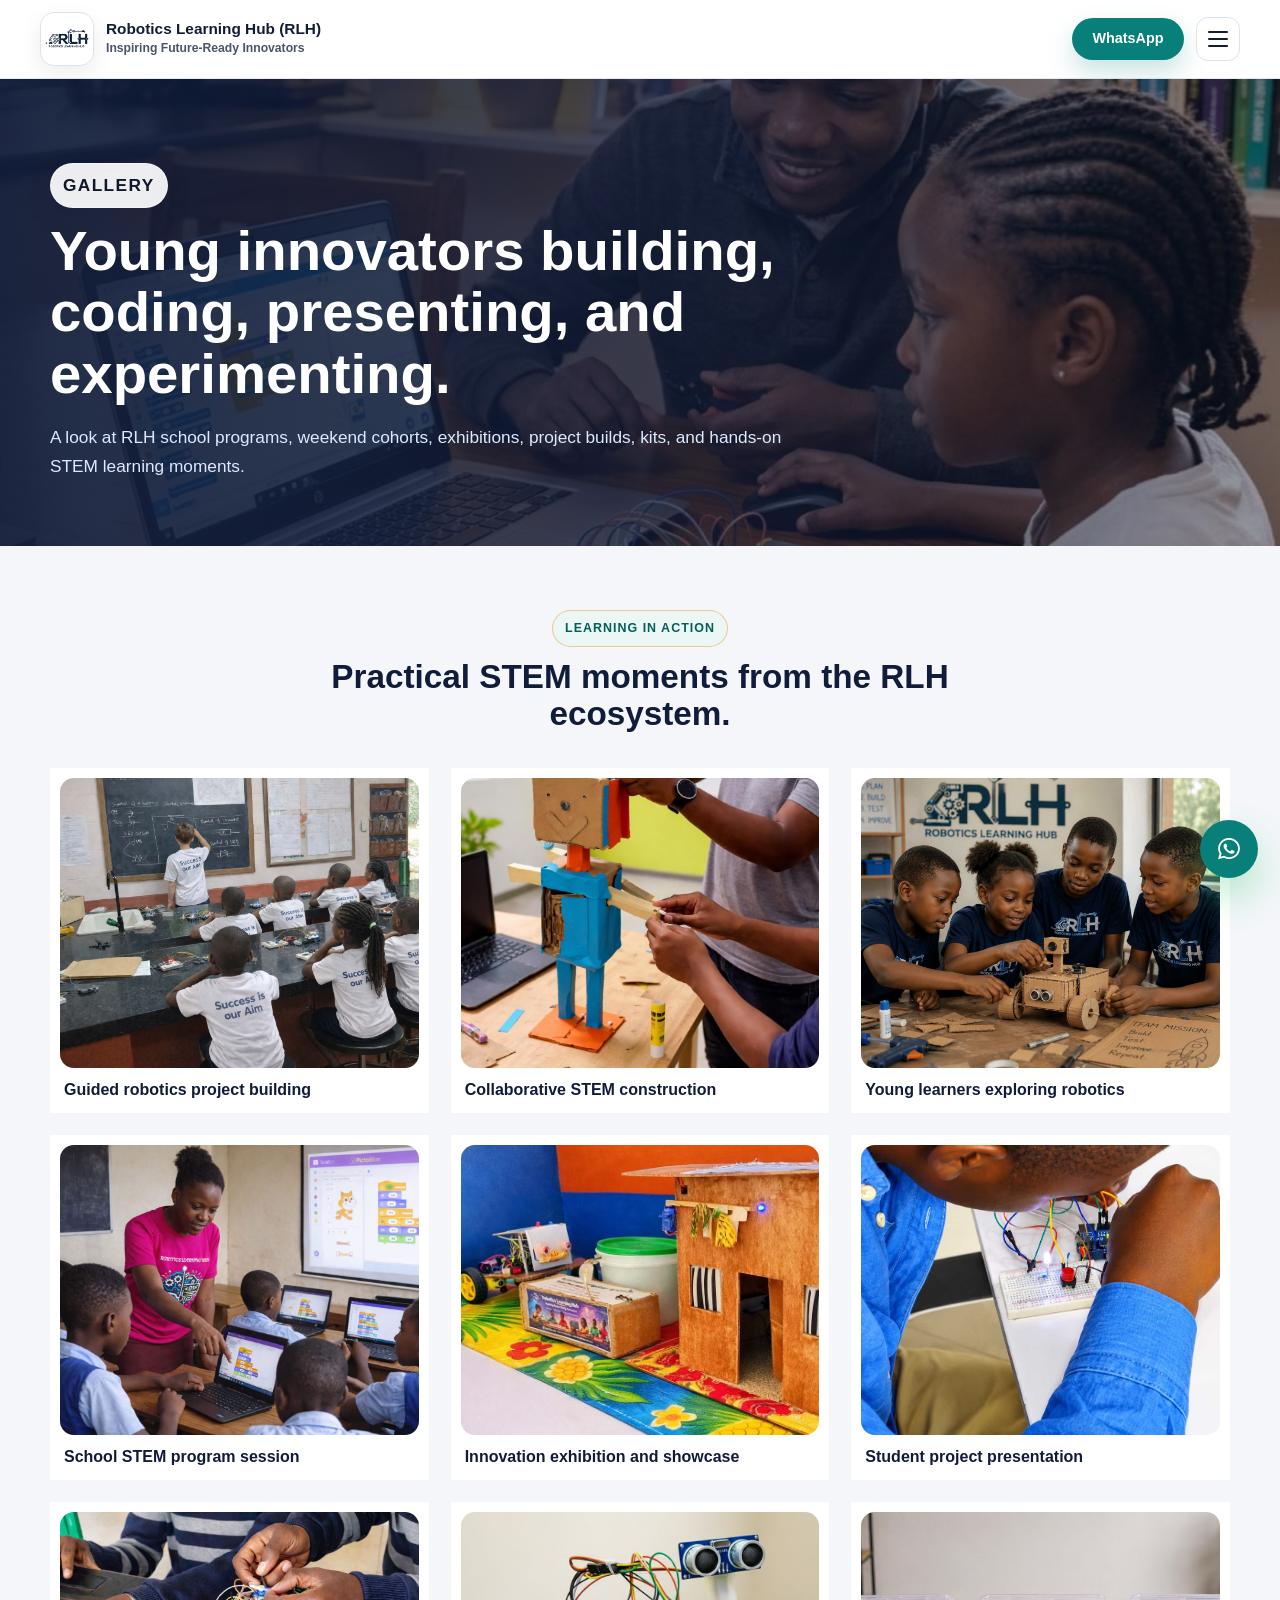
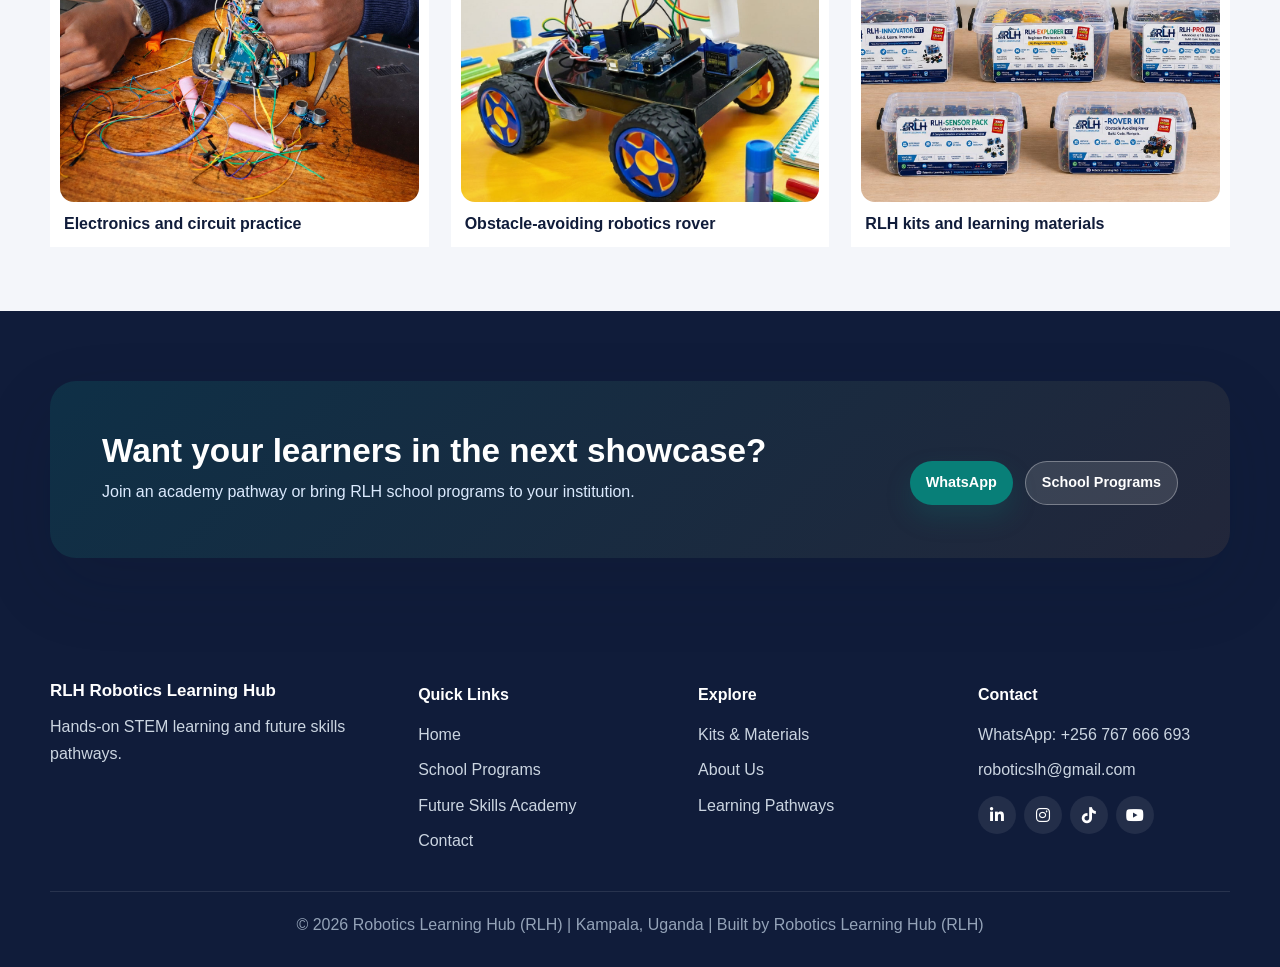
<file: gallery.html>
<!DOCTYPE html>
<html lang="en">
<head>
  <meta charset="UTF-8" />
  <meta name="viewport" content="width=device-width, initial-scale=1.0" />
  <title>Gallery | Robotics Learning Hub (RLH)</title>
  <link rel="icon" type="image/jpeg" href="images/logo.jpg" />
  <link rel="stylesheet" href="https://cdnjs.cloudflare.com/ajax/libs/font-awesome/6.5.2/css/all.min.css" />
  <link rel="stylesheet" href="css/style.css" />
</head>
<body>
  <header class="site-header"><div class="nav-wrap"><a href="index.html" class="logo-container"><img src="images/logo.jpg" alt="RLH Logo" class="logo" /><span class="brand-text"><strong>Robotics Learning Hub (RLH)</strong><span>Inspiring Future-Ready Innovators</span></span></a><nav class="navbar" id="navbar" aria-label="Primary navigation"><a href="index.html">Home</a><a href="about.html">About Us</a><a href="home-coaching.html">For Parents</a><a href="school-programs.html">For Schools</a><a href="programs.html#learning-pathways">Learning Pathways</a><a href="student-projects.html">Student Projects</a><a href="kits.html">Kits &amp; Materials</a></nav><div class="nav-actions"><a href="https://wa.me/256767666693" class="btn primary-btn nav-enroll-btn" target="_blank" rel="noopener noreferrer">WhatsApp</a><button class="menu-toggle" id="menu-toggle" type="button" aria-label="Open menu" aria-expanded="false" aria-controls="navbar"><span></span><span></span><span></span></button></div></div></header>
  <main>
    <section class="page-hero gallery-hero"><div class="page-hero-content"><p class="eyebrow">Gallery</p><h1>Young innovators building, coding, presenting, and experimenting.</h1><p>A look at RLH school programs, weekend cohorts, exhibitions, project builds, kits, and hands-on STEM learning moments.</p></div></section>
    <section class="reveal"><div class="container"><div class="section-heading"><p class="eyebrow">Learning In Action</p><h2>Practical STEM moments from the RLH ecosystem.</h2></div><div class="grid grid-3">
      <article class="gallery-item"><img src="images/hero1.jpg" alt="Students building robotics projects" loading="lazy" decoding="async" /><figcaption>Guided robotics project building</figcaption></article>
      <article class="gallery-item"><img src="images/Students-building.jpg" alt="Students collaborating on STEM project" loading="lazy" decoding="async" /><figcaption>Collaborative STEM construction</figcaption></article>
      <article class="gallery-item"><img src="images/2girls.jpg" alt="Learners in robotics class" loading="lazy" decoding="async" /><figcaption>Young learners exploring robotics</figcaption></article>
      <article class="gallery-item"><img src="images/about1.jpg" alt="School STEM program learners" loading="lazy" decoding="async" /><figcaption>School STEM program session</figcaption></article>
      <article class="gallery-item"><img src="images/exhibition.jpg" alt="STEM exhibition activity" loading="lazy" decoding="async" /><figcaption>Innovation exhibition and showcase</figcaption></article>
      <article class="gallery-item"><img src="images/presentation.jpg" alt="Student presentation" loading="lazy" decoding="async" /><figcaption>Student project presentation</figcaption></article>
      <article class="gallery-item"><img src="images/circuit.jpg" alt="Electronics project circuit" loading="lazy" decoding="async" /><figcaption>Electronics and circuit practice</figcaption></article>
      <article class="gallery-item"><img src="images/rover.jpg" alt="Robotics rover project" loading="lazy" decoding="async" /><figcaption>Obstacle-avoiding robotics rover</figcaption></article>
      <article class="gallery-item"><img src="images/robotics-kits.jpg" alt="Robotics kits and materials" loading="lazy" decoding="async" /><figcaption>RLH kits and learning materials</figcaption></article>
    </div></div></section>
    <section class="dark-cta reveal"><div class="cta-panel"><div><h2>Want your learners in the next showcase?</h2><p>Join an academy pathway or bring RLH school programs to your institution.</p></div><div class="button-row"><a href="https://wa.me/256767666693" class="btn primary-btn nav-enroll-btn" target="_blank" rel="noopener noreferrer">WhatsApp</a><a href="school-programs.html" class="btn ghost-btn">School Programs</a></div></div></section>
  </main>
  <a href="https://wa.me/256767666693" class="whatsapp-float" target="_blank" rel="noopener noreferrer" aria-label="Chat on WhatsApp"><i class="fa-brands fa-whatsapp" aria-hidden="true"></i></a>
  <footer class="site-footer"><div class="footer-grid"><div><h3>RLH Robotics Learning Hub</h3><p>Hands-on STEM learning and future skills pathways.</p></div><div><h4>Quick Links</h4><a href="index.html">Home</a><a href="school-programs.html">School Programs</a><a href="programs.html">Future Skills Academy</a><a href="contact.html">Contact</a></div><div><h4>Explore</h4><a href="kits.html">Kits & Materials</a><a href="about.html">About Us</a><a href="programs.html">Learning Pathways</a></div><div><h4>Contact</h4><a href="https://wa.me/256767666693" target="_blank" rel="noopener noreferrer">WhatsApp: +256 767 666 693</a><a href="mailto:roboticslh@gmail.com">roboticslh@gmail.com</a><div class="footer-social"><a href="https://www.linkedin.com/company/robotics-learning-hub" target="_blank" rel="noopener noreferrer" aria-label="LinkedIn"><i class="fa-brands fa-linkedin-in" aria-hidden="true"></i></a><a href="https://www.instagram.com/roboticslearninghub?igsh=MTZndnVnenVyejdiOQ==" target="_blank" rel="noopener noreferrer" aria-label="Instagram"><i class="fa-brands fa-instagram" aria-hidden="true"></i></a><a href="https://www.tiktok.com/@roboticslearningh?_r=1&_t=ZS-95N06qeUDLu" target="_blank" rel="noopener noreferrer" aria-label="TikTok"><i class="fa-brands fa-tiktok" aria-hidden="true"></i></a><a href="https://www.youtube.com/@roboticslearningh" target="_blank" rel="noopener noreferrer" aria-label="YouTube"><i class="fa-brands fa-youtube" aria-hidden="true"></i></a></div></div></div><p class="footer-bottom">&copy; 2026 Robotics Learning Hub (RLH) | Kampala, Uganda | Built by Robotics Learning Hub (RLH)</p></footer>
  <script src="js/script.js"></script>
</body>
</html>
</file>
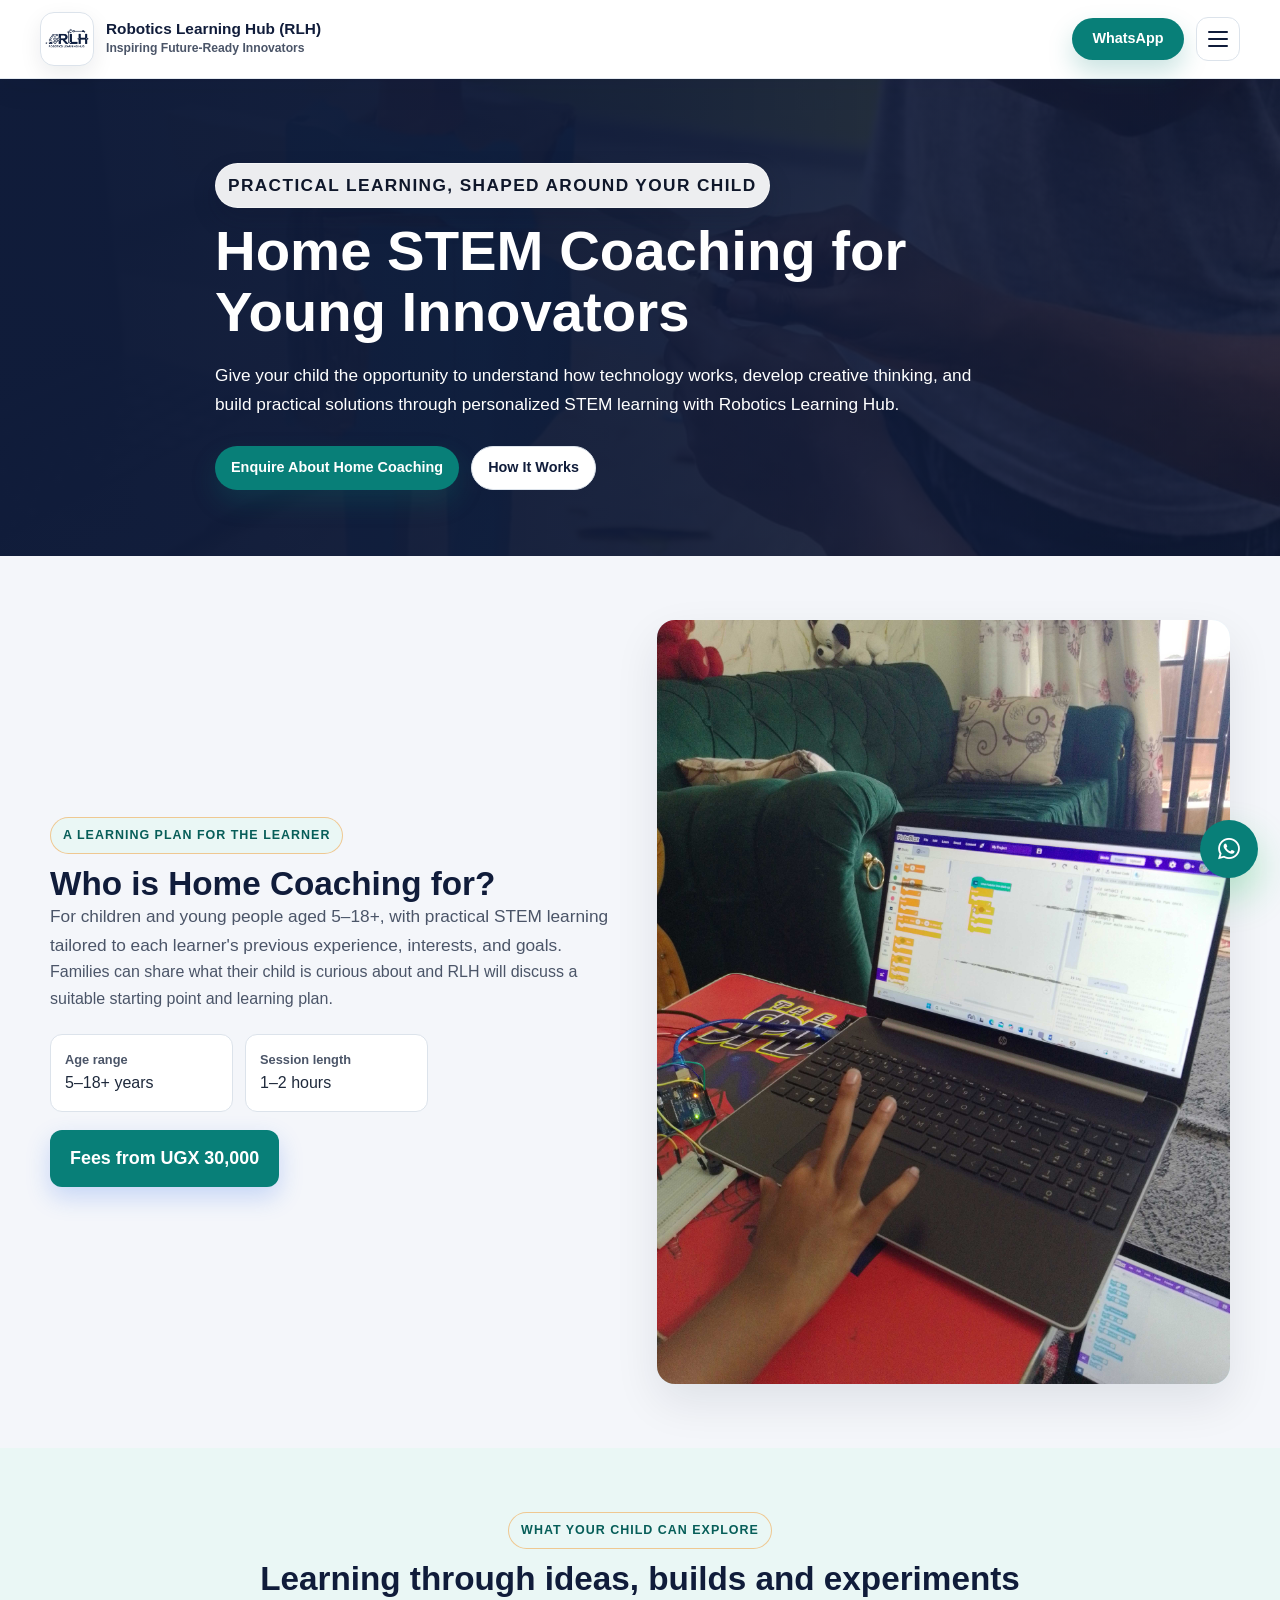
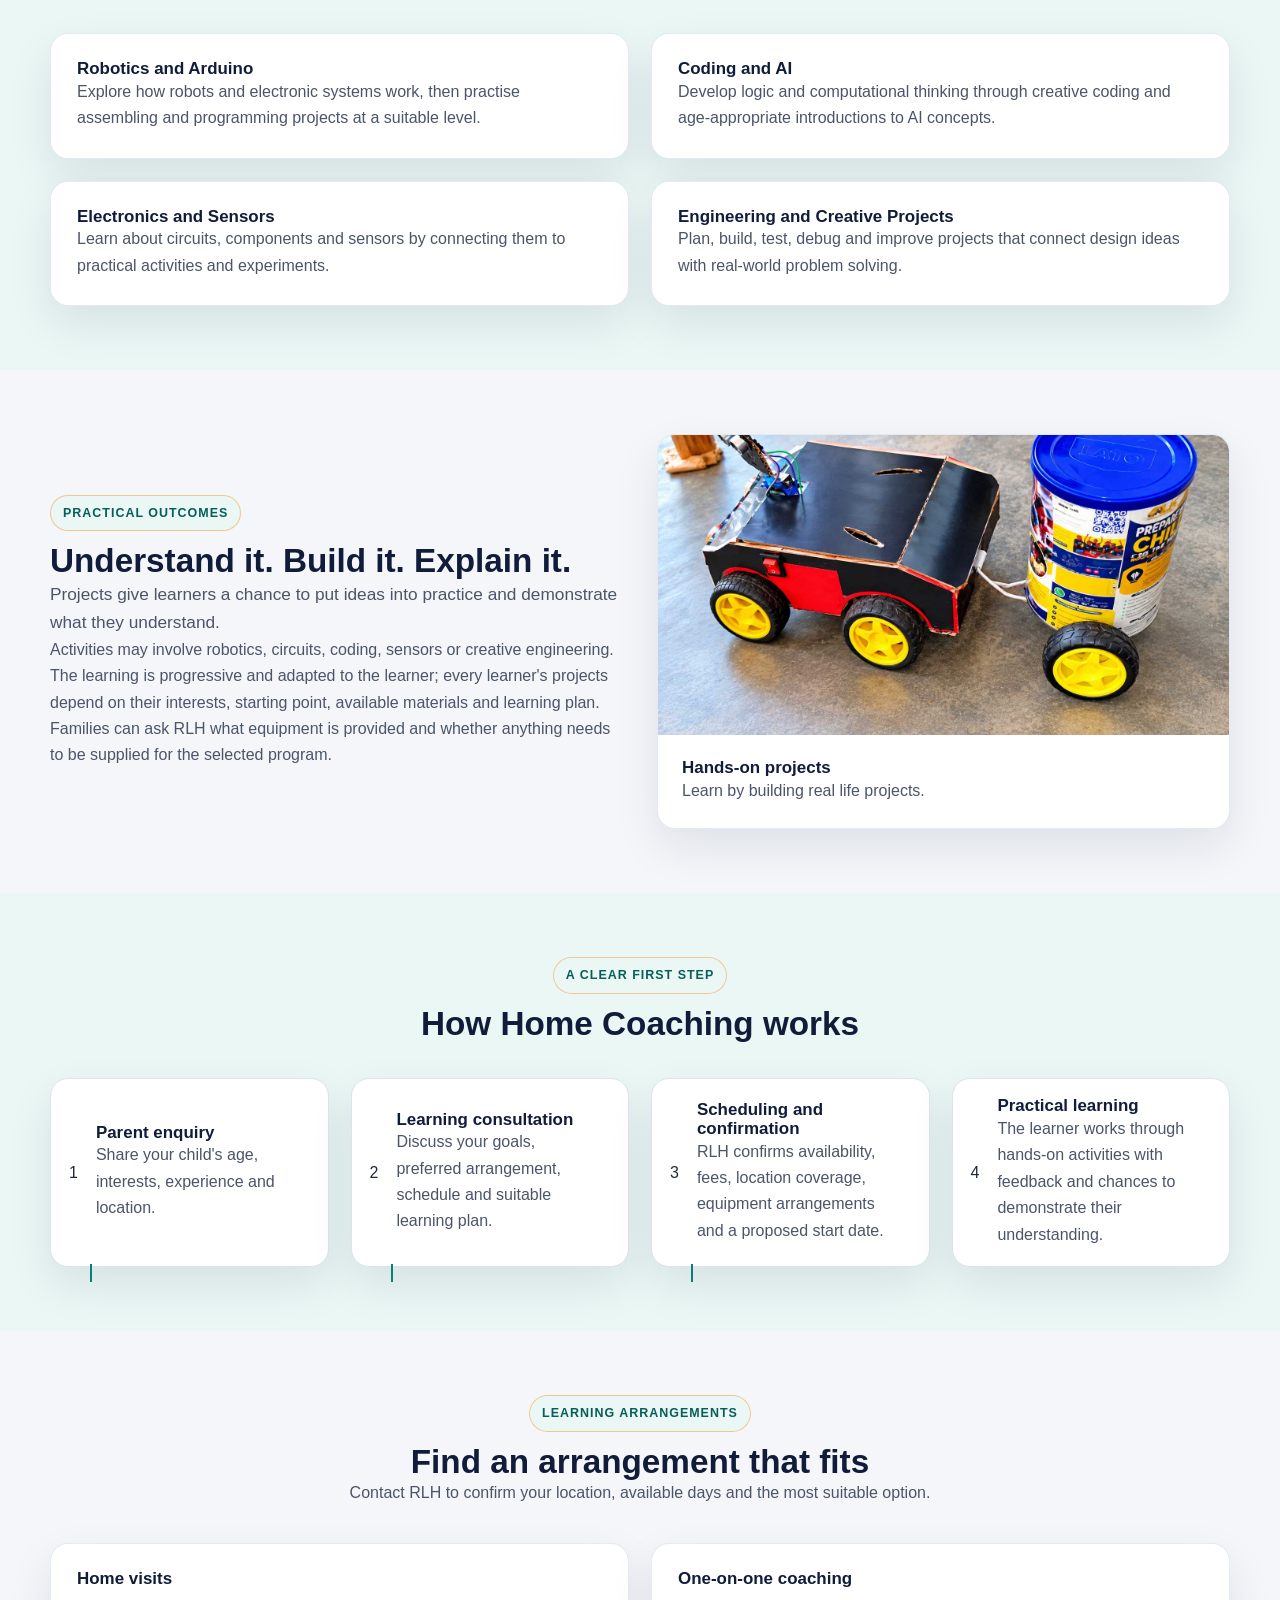
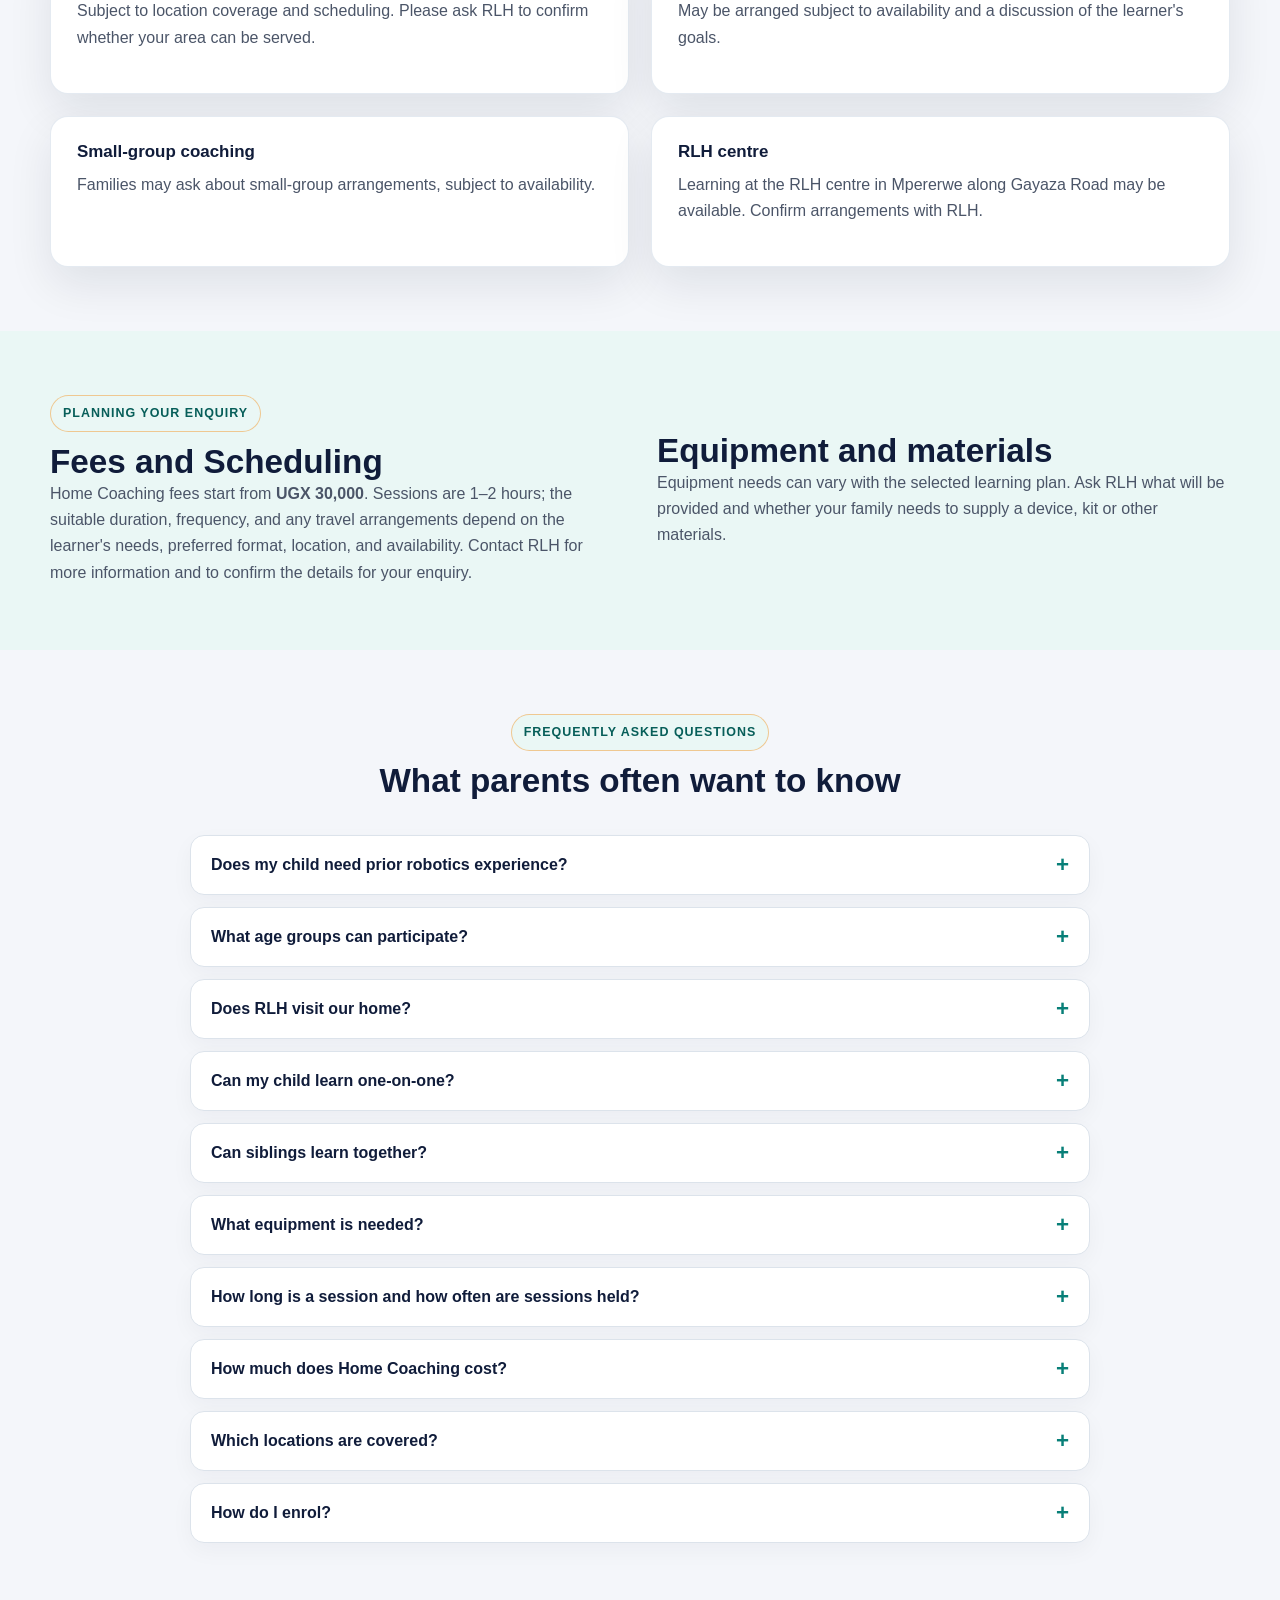
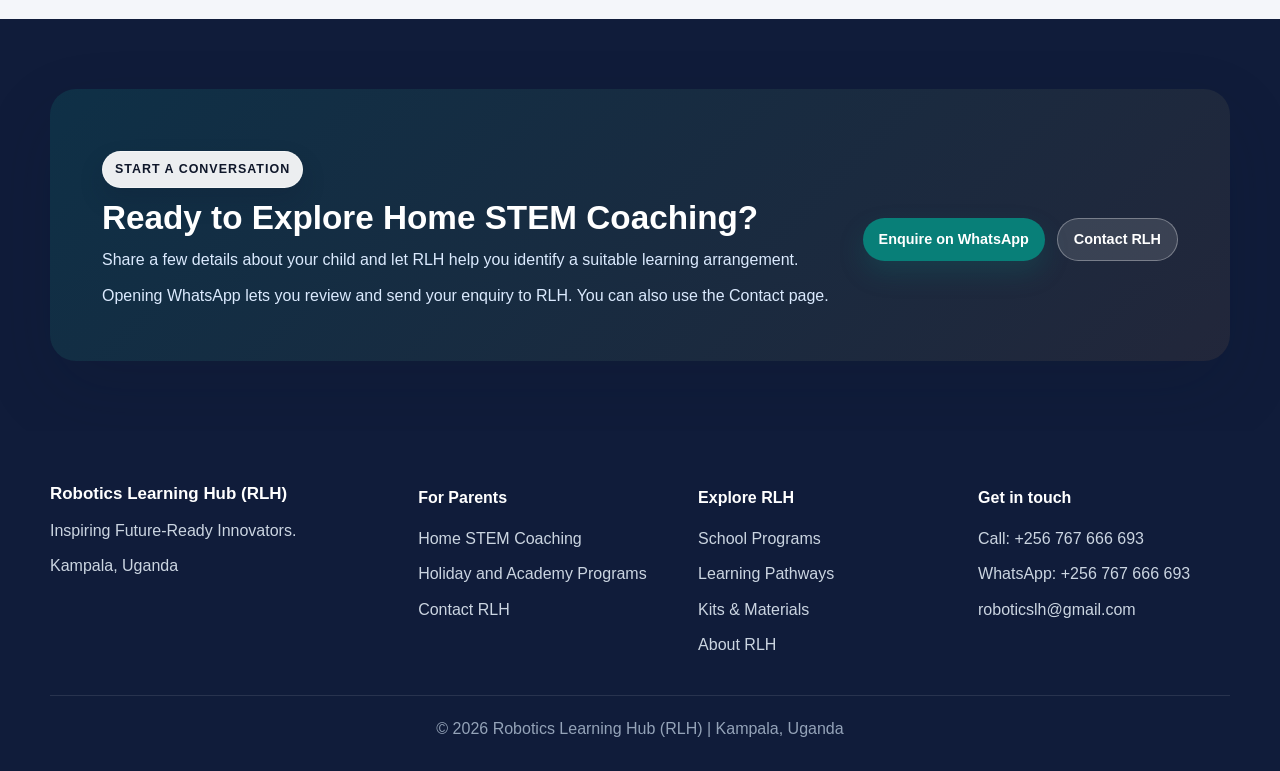
<file: home-coaching.html>
<!DOCTYPE html>
<html lang="en">
<head>
  <meta charset="UTF-8" />
  <meta name="viewport" content="width=device-width, initial-scale=1.0" />
  <meta name="description" content="Explore personalized Home STEM Coaching with Robotics Learning Hub in Kampala. Practical robotics, Arduino, coding, AI, electronics and creative engineering for young innovators." />
  <meta property="og:title" content="Home STEM Coaching | Robotics Learning Hub" />
  <meta property="og:description" content="Practical, personalized STEM learning for young innovators with Robotics Learning Hub." />
  <meta property="og:type" content="website" />
  <title>Home STEM Coaching | Robotics Learning Hub (RLH)</title>
  <link rel="icon" type="image/jpeg" href="images/logo.jpg" />
  <link rel="stylesheet" href="https://cdnjs.cloudflare.com/ajax/libs/font-awesome/6.5.2/css/all.min.css" />
  <link rel="stylesheet" href="css/style.css" />
</head>
<body>
  <header class="site-header"><div class="nav-wrap">
    <a href="index.html" class="logo-container" aria-label="Robotics Learning Hub home"><img src="images/logo.jpg" alt="RLH logo" class="logo" width="54" height="54" /><span class="brand-text"><strong>Robotics Learning Hub (RLH)</strong><span>Inspiring Future-Ready Innovators</span></span></a>
    <nav class="navbar" id="navbar" aria-label="Primary navigation"><a href="index.html">Home</a><a href="about.html">About Us</a><a href="home-coaching.html" class="active-link" aria-current="page">For Parents</a><a href="school-programs.html">For Schools</a><a href="programs.html#learning-pathways">Learning Pathways</a><a href="student-projects.html">Student Projects</a><a href="kits.html">Kits &amp; Materials</a></nav>
    <div class="nav-actions"><a href="https://wa.me/256767666693" class="btn primary-btn nav-enroll-btn" target="_blank" rel="noopener noreferrer">WhatsApp</a><button class="menu-toggle" id="menu-toggle" type="button" aria-label="Open menu" aria-expanded="false" aria-controls="navbar"><span></span><span></span><span></span></button></div>
  </div></header>
  <main>
    <!-- Hero background uses an existing RLH project photo. Replace it with images/home-coaching-hero.jpg (recommended 1920 × 1000 px, landscape) when authentic home-coaching media is available. -->
    <section class="page-hero coaching-hero"><div class="page-hero-content"><p class="eyebrow">Practical learning, shaped around your child</p><h1>Home STEM Coaching for Young Innovators</h1><p>Give your child the opportunity to understand how technology works, develop creative thinking, and build practical solutions through personalized STEM learning with Robotics Learning Hub.</p><div class="button-row"><a href="https://wa.me/256767666693?text=Hello%20Robotics%20Learning%20Hub%2C%20I%20am%20interested%20in%20Home%20STEM%20Coaching%20for%20my%20child.%20My%20child%27s%20age%20is%3A%20____.%20Our%20location%20is%3A%20____.%20Preferred%20arrangement%3A%20____.%20Learning%20interests%3A%20____.%20Please%20share%20available%20options%2C%20fees%2C%20and%20scheduling%20details." class="btn primary-btn" target="_blank" rel="noopener noreferrer">Enquire About Home Coaching</a><a href="#how-it-works" class="btn secondary-btn">How It Works</a></div></div></section>

    <section><div class="container split"><div><p class="eyebrow">A learning plan for the learner</p><h2>Who is Home Coaching for?</h2><p class="lead">For children and young people aged 5–18+, with practical STEM learning tailored to each learner's previous experience, interests, and goals.</p><p>Families can share what their child is curious about and RLH will discuss a suitable starting point and learning plan.</p><div class="coaching-facts"><span><strong>Age range</strong>5–18+ years</span><span><strong>Session length</strong>1–2 hours</span></div><p class="fee-highlight"><strong>Fees from UGX 30,000</strong></p></div><div class="coaching-visual"><!-- Current RLH activity photo; replace with images/home-coaching-session.jpg (recommended 1200 × 900 px, 4:3) when a suitable home-coaching photo is available. --><img src="images/homec.jpg" alt="Young learner working on a hands-on STEM activity" loading="lazy" decoding="async" /></div></div></section>

    <section class="soft-band"><div class="container"><div class="section-heading"><p class="eyebrow">What your child can explore</p><h2>Learning through ideas, builds and experiments</h2></div><div class="grid grid-2">
      <article class="card card-pad"><h3>Robotics and Arduino</h3><p>Explore how robots and electronic systems work, then practise assembling and programming projects at a suitable level.</p></article>
      <article class="card card-pad"><h3>Coding and AI</h3><p>Develop logic and computational thinking through creative coding and age-appropriate introductions to AI concepts.</p></article>
      <article class="card card-pad"><h3>Electronics and Sensors</h3><p>Learn about circuits, components and sensors by connecting them to practical activities and experiments.</p></article>
      <article class="card card-pad"><h3>Engineering and Creative Projects</h3><p>Plan, build, test, debug and improve projects that connect design ideas with real-world problem solving.</p></article>
    </div></div></section>

    <section><div class="container split"><div><p class="eyebrow">Practical outcomes</p><h2>Understand it. Build it. Explain it.</h2><p class="lead">Projects give learners a chance to put ideas into practice and demonstrate what they understand.</p><p>Activities may involve robotics, circuits, coding, sensors or creative engineering. The learning is progressive and adapted to the learner; every learner's projects depend on their interests, starting point, available materials and learning plan.</p><p>Families can ask RLH what equipment is provided and whether anything needs to be supplied for the selected program.</p></div><div class="project-card coaching-project"><!-- Replace with genuine RLH learner electronics project photo; recommended 1200 × 900 px (4:3). --><img src="images/DIY-Robot-Car.jpg" alt="Smart Intelligent Car" loading="lazy" decoding="async" /><div class="card-pad"><h3>Hands-on projects</h3><p>Learn by building real life projects.</p></div></div></div></section>

    <section class="soft-band" id="how-it-works"><div class="container"><div class="section-heading"><p class="eyebrow">A clear first step</p><h2>How Home Coaching works</h2></div><div class="grid grid-4">
      <article class="flow-step"><span>1</span><div><h3>Parent enquiry</h3><p>Share your child's age, interests, experience and location.</p></div></article>
      <article class="flow-step"><span>2</span><div><h3>Learning consultation</h3><p>Discuss your goals, preferred arrangement, schedule and suitable learning plan.</p></div></article>
      <article class="flow-step"><span>3</span><div><h3>Scheduling and confirmation</h3><p>RLH confirms availability, fees, location coverage, equipment arrangements and a proposed start date.</p></div></article>
      <article class="flow-step"><span>4</span><div><h3>Practical learning</h3><p>The learner works through hands-on activities with feedback and chances to demonstrate their understanding.</p></div></article>
    </div></div></section>

    <section><div class="container"><div class="section-heading"><p class="eyebrow">Learning arrangements</p><h2>Find an arrangement that fits</h2><p>Contact RLH to confirm your location, available days and the most suitable option.</p></div><div class="grid grid-2">
      <article class="highlight-card"><h3>Home visits</h3><p>Subject to location coverage and scheduling. Please ask RLH to confirm whether your area can be served.</p></article>
      <article class="highlight-card"><h3>One-on-one coaching</h3><p>May be arranged subject to availability and a discussion of the learner's goals.</p></article>
      <article class="highlight-card"><h3>Small-group coaching</h3><p>Families may ask about small-group arrangements, subject to availability.</p></article>
      <article class="highlight-card"><h3>RLH centre</h3><p>Learning at the RLH centre in Mpererwe along Gayaza Road may be available. Confirm arrangements with RLH.</p></article>
    </div></div></section>

    <section class="soft-band"><div class="container split"><div><p class="eyebrow">Planning your enquiry</p><h2>Fees and Scheduling</h2><p>Home Coaching fees start from <strong>UGX 30,000</strong>. Sessions are 1–2 hours; the suitable duration, frequency, and any travel arrangements depend on the learner's needs, preferred format, location, and availability. Contact RLH for more information and to confirm the details for your enquiry.</p></div><div><h2>Equipment and materials</h2><p>Equipment needs can vary with the selected learning plan. Ask RLH what will be provided and whether your family needs to supply a device, kit or other materials.</p></div></div></section>

    <section><div class="container"><div class="section-heading"><p class="eyebrow">Frequently asked questions</p><h2>What parents often want to know</h2></div><div class="faq-list">
      <details><summary>Does my child need prior robotics experience?</summary><p>No prior experience is required for an enquiry. RLH will discuss your child's experience and recommend a suitable starting point.</p></details>
      <details><summary>What age groups can participate?</summary><p>Home STEM Coaching is for learners aged 5–18+ years. RLH will discuss a suitable starting point based on your child's experience and interests.</p></details>
      <details><summary>Does RLH visit our home?</summary><p>Home visits depend on location coverage and scheduling. RLH will confirm whether your area can be served.</p></details>
      <details><summary>Can my child learn one-on-one?</summary><p>One-on-one arrangements may be possible subject to availability. Ask RLH during the enquiry.</p></details>
      <details><summary>Can siblings learn together?</summary><p>Ask about a small-group arrangement. Suitability and availability depend on the learners and schedule.</p></details>
      <details><summary>What equipment is needed?</summary><p>Equipment depends on the selected program. RLH will clarify what is provided and whether your family needs to supply anything.</p></details>
      <details><summary>How long is a session and how often are sessions held?</summary><p>Sessions are 1–2 hours. RLH will discuss suitable frequency and scheduling during your enquiry.</p></details>
      <details><summary>How much does Home Coaching cost?</summary><p>Fees start from UGX 30,000. Contact RLH for more information and to confirm the fee for your preferred arrangement.</p></details>
      <details><summary>Which locations are covered?</summary><p>Home visits depend on location and scheduling. Contact RLH to check your area.</p></details>
      <details><summary>How do I enrol?</summary><p>Send an enquiry with your child's age, interests and location. RLH will discuss available arrangements; a booking is confirmed only after RLH confirms availability and details.</p></details>
    </div></div></section>

    <section class="dark-cta"><div class="cta-panel"><div><p class="eyebrow">Start a conversation</p><h2>Ready to Explore Home STEM Coaching?</h2><p>Share a few details about your child and let RLH help you identify a suitable learning arrangement.</p><p>Opening WhatsApp lets you review and send your enquiry to RLH. You can also use the Contact page.</p></div><div class="button-row"><a href="https://wa.me/256767666693?text=Hello%20Robotics%20Learning%20Hub%2C%20I%20am%20interested%20in%20Home%20STEM%20Coaching%20for%20my%20child.%20My%20child%27s%20age%20is%3A%20____.%20Our%20location%20is%3A%20____.%20Preferred%20arrangement%3A%20____.%20Learning%20interests%3A%20____.%20Please%20share%20available%20options%2C%20fees%2C%20and%20scheduling%20details." class="btn primary-btn" target="_blank" rel="noopener noreferrer">Enquire on WhatsApp</a><a href="contact.html" class="btn ghost-btn">Contact RLH</a></div></div></section>
  </main>
  <a href="https://wa.me/256767666693" class="whatsapp-float" target="_blank" rel="noopener noreferrer" aria-label="Chat with Robotics Learning Hub on WhatsApp"><i class="fa-brands fa-whatsapp" aria-hidden="true"></i></a>
  <footer class="site-footer"><div class="footer-grid">
    <div><h3>Robotics Learning Hub (RLH)</h3><p>Inspiring Future-Ready Innovators.</p><p>Kampala, Uganda</p></div>
    <div><h4>For Parents</h4><a href="home-coaching.html">Home STEM Coaching</a><a href="programs.html">Holiday and Academy Programs</a><a href="contact.html">Contact RLH</a></div>
    <div><h4>Explore RLH</h4><a href="school-programs.html">School Programs</a><a href="programs.html#learning-pathways">Learning Pathways</a><a href="kits.html">Kits &amp; Materials</a><a href="about.html">About RLH</a></div>
    <div><h4>Get in touch</h4><a href="tel:+256767666693">Call: +256 767 666 693</a><a href="https://wa.me/256767666693" target="_blank" rel="noopener noreferrer">WhatsApp: +256 767 666 693</a><a href="mailto:roboticslh@gmail.com">roboticslh@gmail.com</a></div>
  </div><p class="footer-bottom">&copy; 2026 Robotics Learning Hub (RLH) | Kampala, Uganda</p></footer>
  <script src="js/script.js"></script>
</body>
</html>
</file>
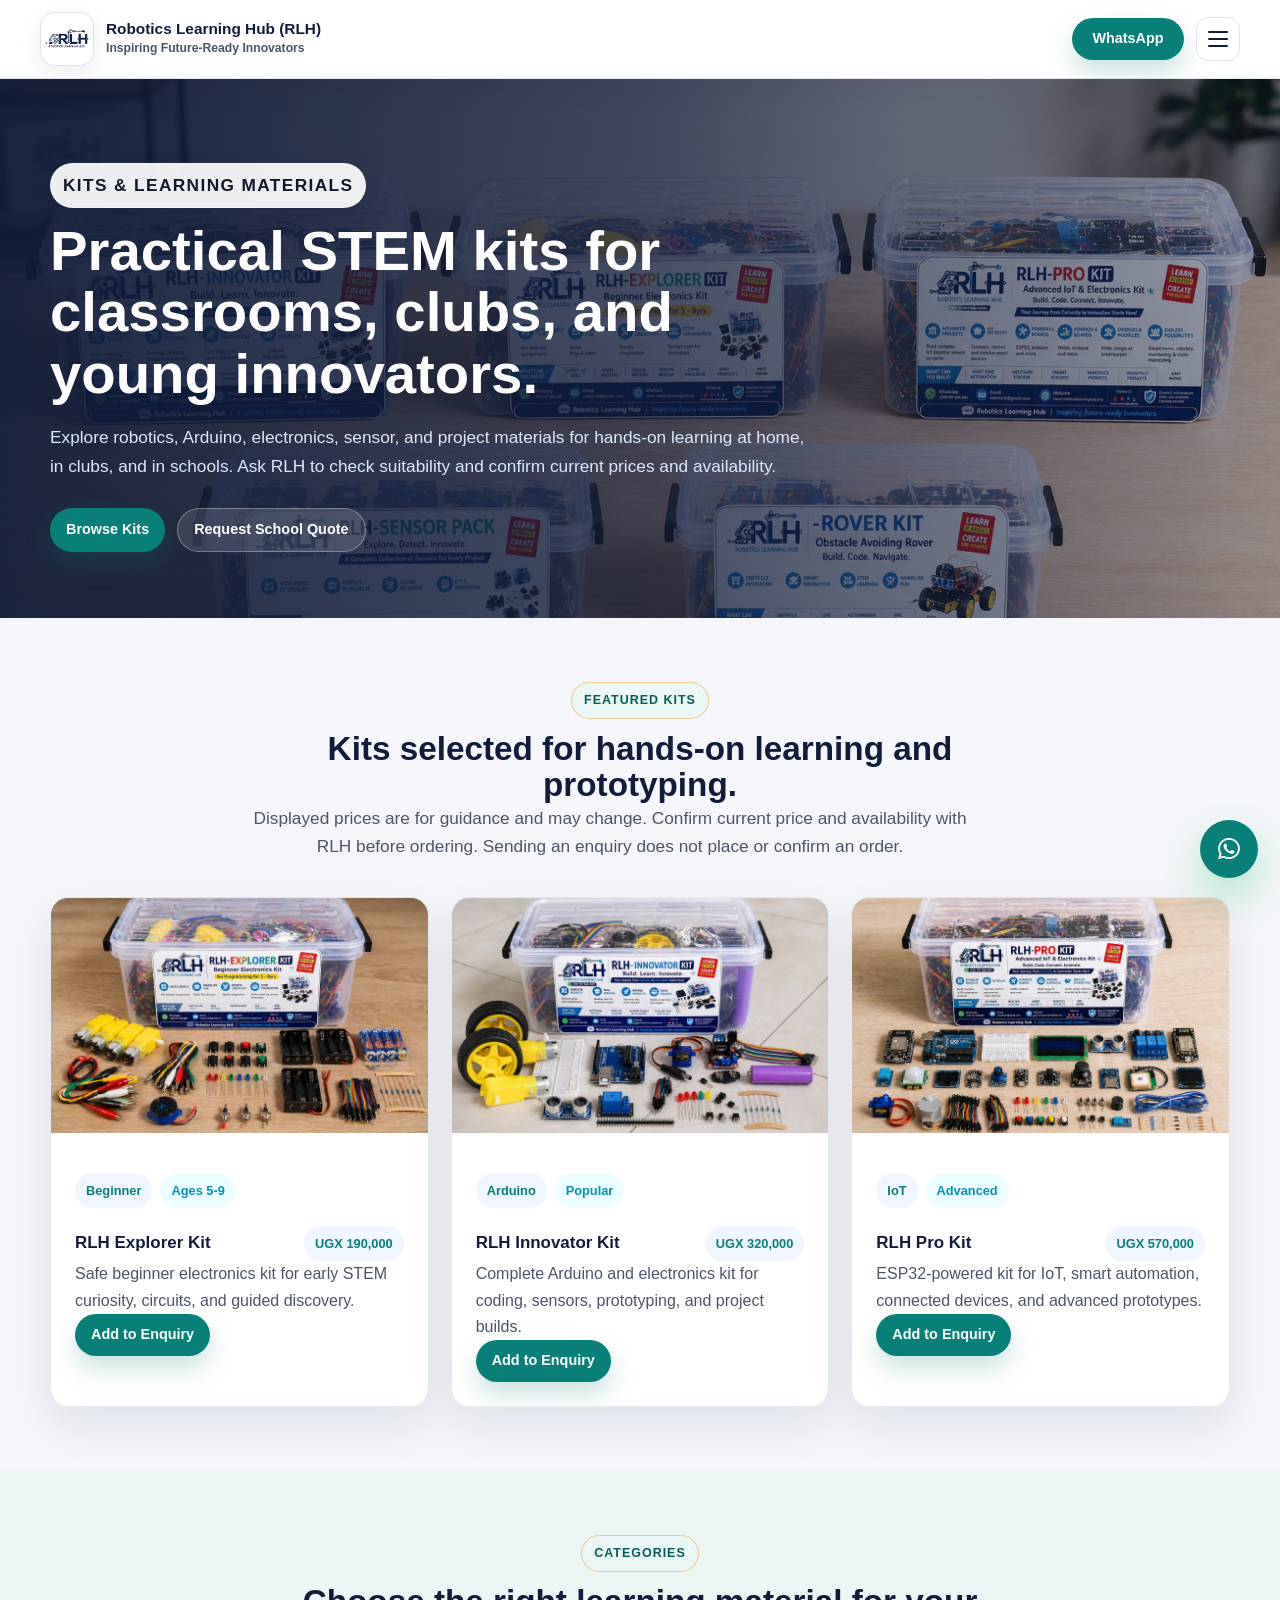
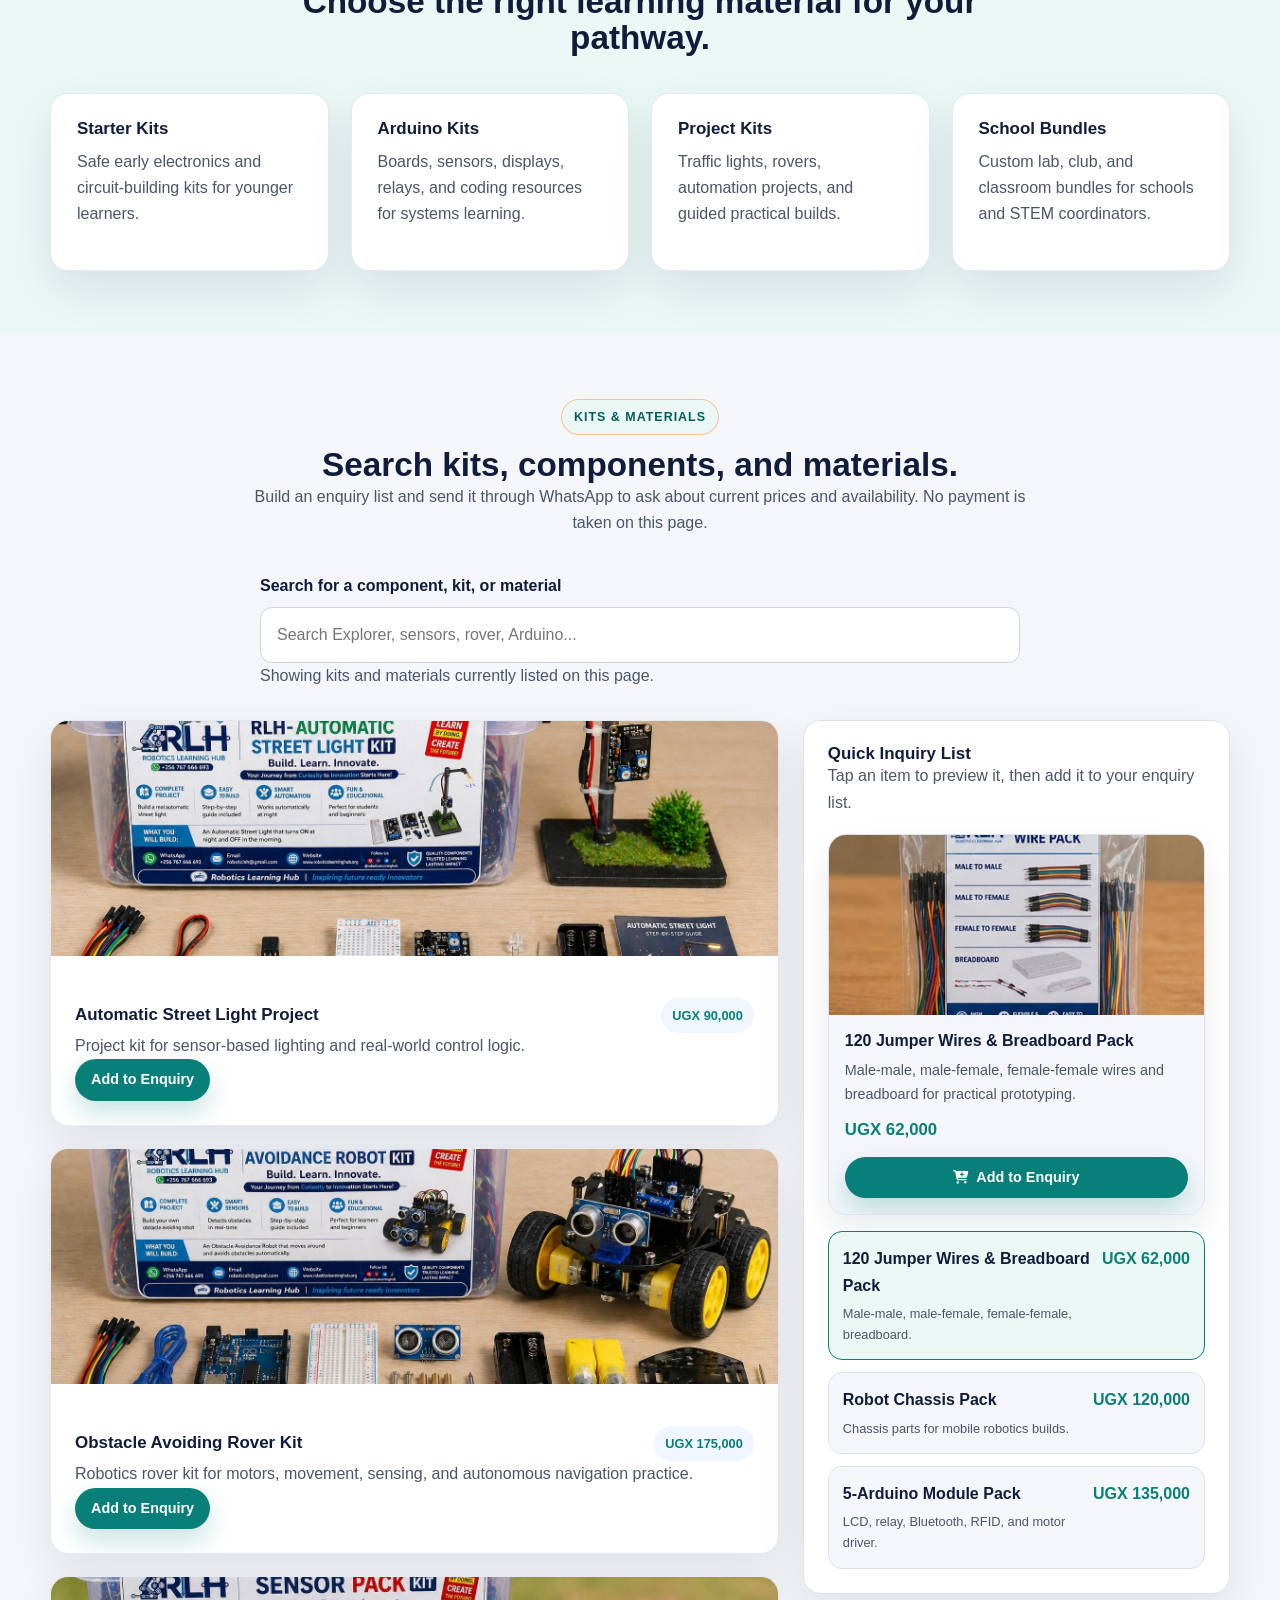
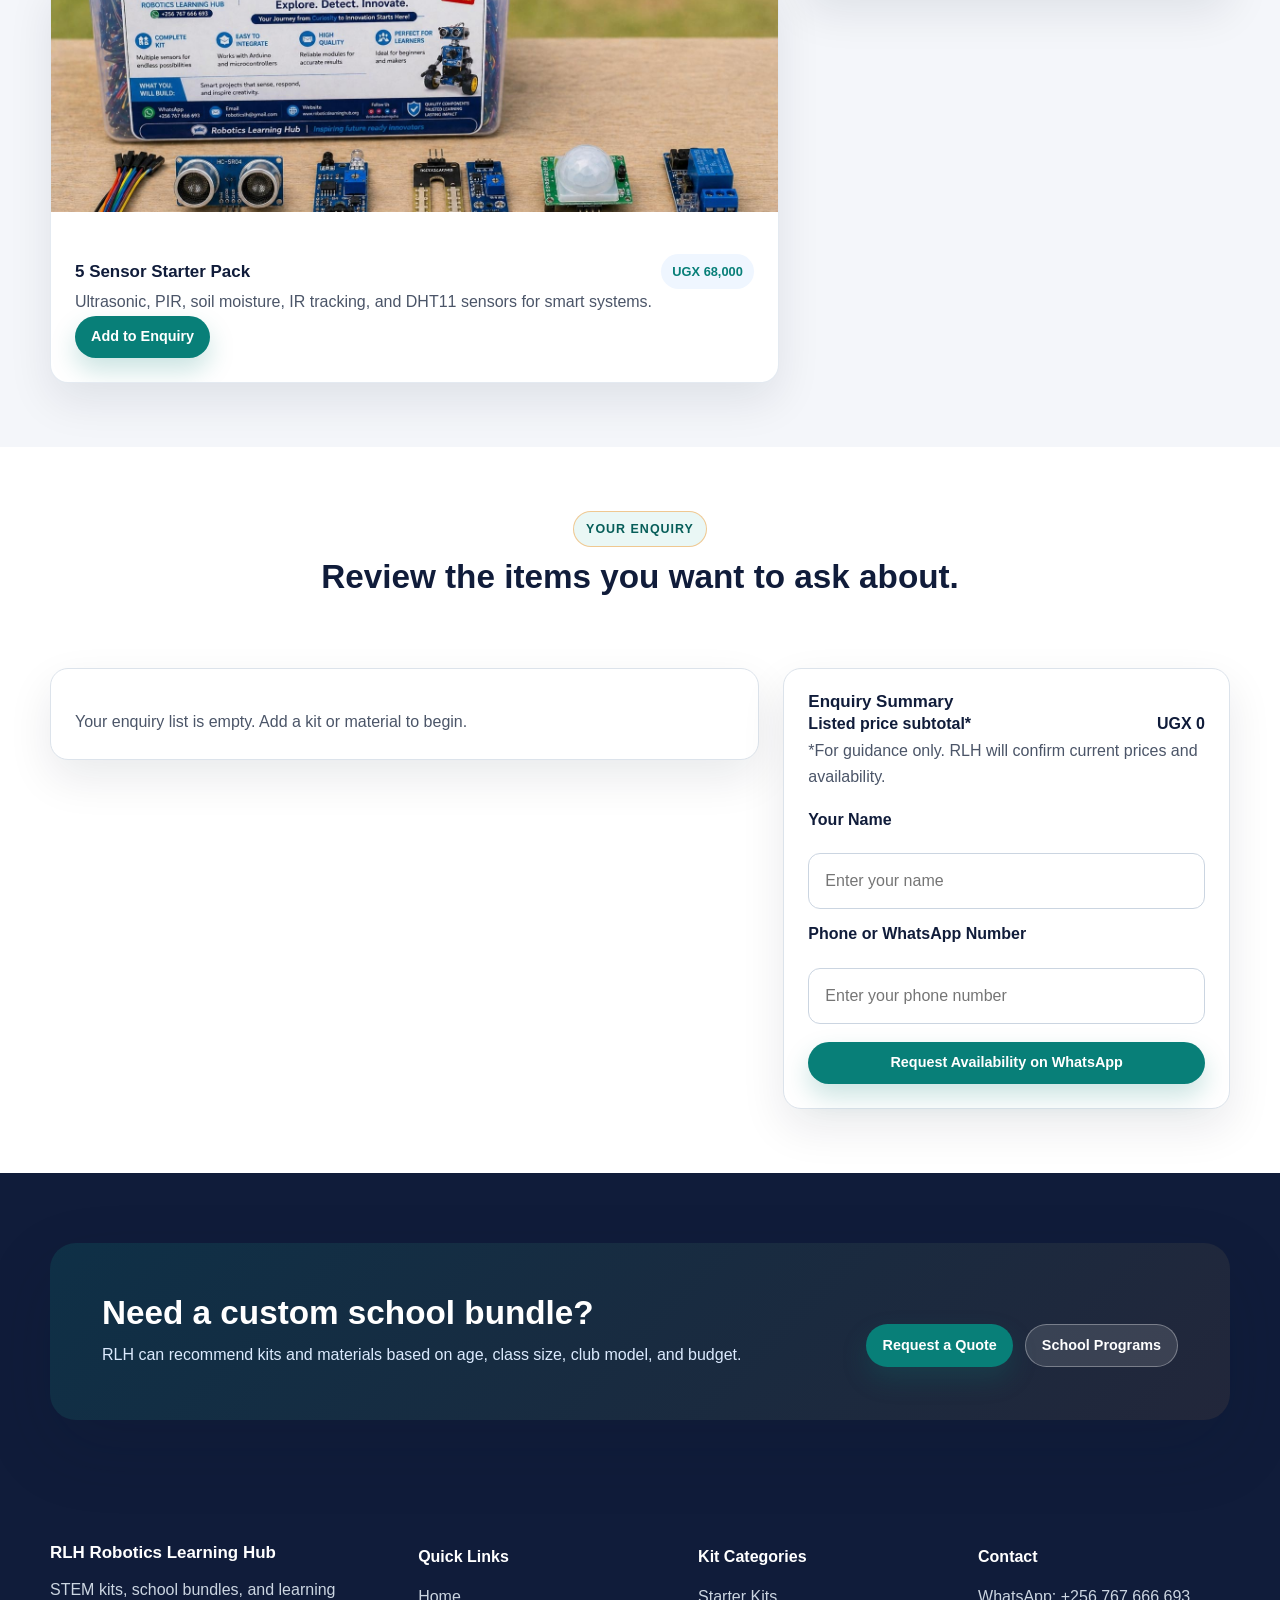
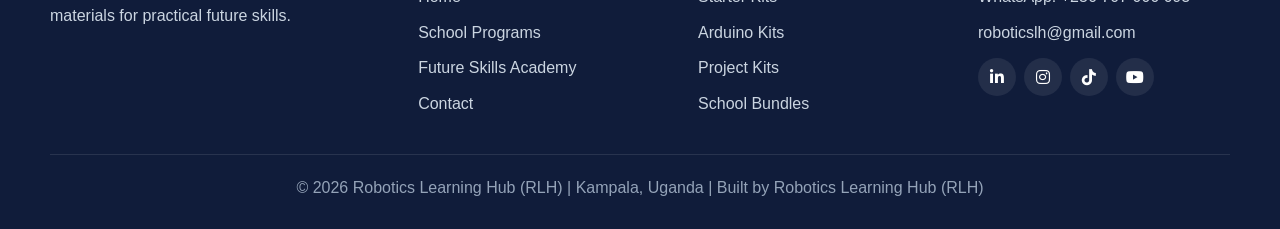
<file: kits.html>
<!DOCTYPE html>
<html lang="en">
<head>
  <meta charset="UTF-8" />
  <meta name="viewport" content="width=device-width, initial-scale=1.0" />
  <title>Kits & Materials | Robotics Learning Hub (RLH)</title>
  <meta name="description" content="Explore robotics, Arduino, electronics, sensor, and project materials for hands-on STEM learning. Contact RLH to confirm suitability, current prices, and availability." />
  <link rel="icon" type="image/jpeg" href="images/logo.jpg" />
  <link rel="stylesheet" href="https://cdnjs.cloudflare.com/ajax/libs/font-awesome/6.5.2/css/all.min.css" />
  <link rel="stylesheet" href="css/style.css" />
</head>
<body>
  <header class="site-header">
    <div class="nav-wrap">
      <a href="index.html" class="logo-container"><img src="images/logo.jpg" alt="RLH Logo" class="logo" /><span class="brand-text"><strong>Robotics Learning Hub (RLH)</strong><span>Inspiring Future-Ready Innovators</span></span></a>
      <nav class="navbar" id="navbar" aria-label="Primary navigation"><a href="index.html">Home</a><a href="about.html">About Us</a><a href="home-coaching.html">For Parents</a><a href="school-programs.html">For Schools</a><a href="programs.html#learning-pathways">Learning Pathways</a><a href="student-projects.html">Student Projects</a><a href="kits.html">Kits &amp; Materials</a></nav>
      <div class="nav-actions"><a href="https://wa.me/256767666693" class="btn primary-btn nav-enroll-btn" target="_blank" rel="noopener noreferrer">WhatsApp</a><button class="menu-toggle" id="menu-toggle" type="button" aria-label="Open menu" aria-expanded="false" aria-controls="navbar"><span></span><span></span><span></span></button></div>
    </div>
  </header>

  <main>
    <section class="page-hero kits-hero">
      <div class="page-hero-content">
        <p class="eyebrow">Kits & Learning Materials</p>
        <h1>Practical STEM kits for classrooms, clubs, and young innovators.</h1>
        <p>Explore robotics, Arduino, electronics, sensor, and project materials for hands-on learning at home, in clubs, and in schools. Ask RLH to check suitability and confirm current prices and availability.</p>
        <div class="button-row"><a href="#kits-catalog" class="btn primary-btn">Browse Kits</a><a href="contact.html" class="btn ghost-btn">Request School Quote</a></div>
      </div>
    </section>

    <section class="reveal">
      <div class="container">
        <div class="section-heading">
          <p class="eyebrow">Featured Kits</p>
          <h2>Kits selected for hands-on learning and prototyping.</h2>
          <p class="lead">Displayed prices are for guidance and may change. Confirm current price and availability with RLH before ordering. Sending an enquiry does not place or confirm an order.</p>
        </div>
        <div class="grid grid-3">
          <article class="sales-card" data-search="rlh explorer kit beginner electronics circuits young learners" data-name="RLH Explorer Kit" data-price-number="190000">
            <img src="images/RLH-explorer-kit.jpg" alt="RLH Explorer Kit" loading="lazy" decoding="async" />
            <div class="sales-card-body"><div class="sales-badges"><span class="sales-badge">Beginner</span><span class="sales-badge sales-badge-accent">Ages 5-9</span></div><div class="sales-card-top"><h3>RLH Explorer Kit</h3><span class="price-stack"><span class="price-tag">UGX 190,000</span></span></div><p>Safe beginner electronics kit for early STEM curiosity, circuits, and guided discovery.</p><button type="button" class="btn primary-btn add-to-cart-btn">Add to Enquiry</button></div>
          </article>
          <article class="sales-card" data-search="rlh innovator kit arduino sensors jumper wires coding electronics" data-name="RLH Innovator Kit" data-price-number="320000">
            <img src="images/RLH-Innovator-Kit.jpg" alt="RLH Innovator Kit" loading="lazy" decoding="async" />
            <div class="sales-card-body"><div class="sales-badges"><span class="sales-badge">Arduino</span><span class="sales-badge sales-badge-accent">Popular</span></div><div class="sales-card-top"><h3>RLH Innovator Kit</h3><span class="price-stack"><span class="price-tag">UGX 320,000</span></span></div><p>Complete Arduino and electronics kit for coding, sensors, prototyping, and project builds.</p><button type="button" class="btn primary-btn add-to-cart-btn">Add to Enquiry</button></div>
          </article>
          <article class="sales-card" data-search="rlh pro kit esp32 iot smart systems automation sensors" data-name="RLH Pro Kit" data-price-number="570000">
            <img src="images/RLH-pro-kit.jpg" alt="RLH Pro Kit" loading="lazy" decoding="async" />
            <div class="sales-card-body"><div class="sales-badges"><span class="sales-badge">IoT</span><span class="sales-badge sales-badge-accent">Advanced</span></div><div class="sales-card-top"><h3>RLH Pro Kit</h3><span class="price-stack"><span class="price-tag">UGX 570,000</span></span></div><p>ESP32-powered kit for IoT, smart automation, connected devices, and advanced prototypes.</p><button type="button" class="btn primary-btn add-to-cart-btn">Add to Enquiry</button></div>
          </article>
        </div>
      </div>
    </section>

    <section class="soft-band reveal">
      <div class="container">
        <div class="section-heading">
          <p class="eyebrow">Categories</p>
          <h2>Choose the right learning material for your pathway.</h2>
        </div>
        <div class="grid grid-4">
          <article class="option-card"><h3>Starter Kits</h3><p>Safe early electronics and circuit-building kits for younger learners.</p></article>
          <article class="option-card"><h3>Arduino Kits</h3><p>Boards, sensors, displays, relays, and coding resources for systems learning.</p></article>
          <article class="option-card"><h3>Project Kits</h3><p>Traffic lights, rovers, automation projects, and guided practical builds.</p></article>
          <article class="option-card"><h3>School Bundles</h3><p>Custom lab, club, and classroom bundles for schools and STEM coordinators.</p></article>
        </div>
      </div>
    </section>

    <section class="reveal" id="kits-catalog">
      <div class="container">
        <div class="section-heading">
          <p class="eyebrow">Kits &amp; Materials</p>
          <h2>Search kits, components, and materials.</h2>
          <p>Build an enquiry list and send it through WhatsApp to ask about current prices and availability. No payment is taken on this page.</p>
        </div>
        <div class="kits-search-wrap">
          <label class="kits-search-label" for="kits-search">Search for a component, kit, or material</label>
          <input type="search" id="kits-search" class="kits-search-input" placeholder="Search Explorer, sensors, rover, Arduino..." />
          <p id="kits-search-status" class="kits-search-status">Showing kits and materials currently listed on this page.</p>
        </div>
        <div class="kits-catalog-layout">
          <div class="kits-grid">
            <article class="sales-card" data-search="automatic street light project sensor lighting kit" data-name="Automatic Street Light Project" data-price-number="90000"><img src="images/Automatics-Street.jpg" alt="Automatic street light kit" loading="lazy" decoding="async" /><div class="sales-card-body"><div class="sales-card-top"><h3>Automatic Street Light Project</h3><span class="price-stack"><span class="price-tag">UGX 90,000</span></span></div><p>Project kit for sensor-based lighting and real-world control logic.</p><button type="button" class="btn primary-btn add-to-cart-btn">Add to Enquiry</button></div></article>
            <article class="sales-card" data-search="obstacle avoiding rover kit robot chassis ultrasonic" data-name="Obstacle Avoiding Rover Kit" data-price-number="175000"><img src="images/Obstacle-kit.jpg" alt="Obstacle avoiding rover kit" loading="lazy" decoding="async" /><div class="sales-card-body"><div class="sales-card-top"><h3>Obstacle Avoiding Rover Kit</h3><span class="price-stack"><span class="price-tag">UGX 175,000</span></span></div><p>Robotics rover kit for motors, movement, sensing, and autonomous navigation practice.</p><button type="button" class="btn primary-btn add-to-cart-btn">Add to Enquiry</button></div></article>
            <article class="sales-card" data-search="sensor starter pack ultrasonic pir soil moisture ir dht11" data-name="5 Sensor Starter Pack" data-price-number="68000"><img src="images/Sensor-kit.jpg" alt="Sensor starter pack" loading="lazy" decoding="async" /><div class="sales-card-body"><div class="sales-card-top"><h3>5 Sensor Starter Pack</h3><span class="price-stack"><span class="price-tag">UGX 68,000</span></span></div><p>Ultrasonic, PIR, soil moisture, IR tracking, and DHT11 sensors for smart systems.</p><button type="button" class="btn primary-btn add-to-cart-btn">Add to Enquiry</button></div></article>
          </div>
          <aside class="inventory-sidebar">
            <h3>Quick Inquiry List</h3>
            <p>Tap an item to preview it, then add it to your enquiry list.</p>
            <div class="inventory-preview" id="inventory-preview" aria-live="polite"><img id="inventory-preview-image" src="images/jumperwire.jpg" alt="120 Jumper Wires & Breadboard Pack" loading="lazy" decoding="async" /><div class="inventory-preview-body"><h4 id="inventory-preview-name">120 Jumper Wires & Breadboard Pack</h4><p id="inventory-preview-description">Male-male, male-female, female-female wires and breadboard for practical prototyping.</p><strong id="inventory-preview-price">UGX 62,000</strong><button type="button" class="btn primary-btn inventory-add-btn" id="inventory-add-btn"><i class="fa-solid fa-cart-plus" aria-hidden="true"></i> Add to Enquiry</button></div></div><div class="inventory-list">
              <button type="button" class="inventory-item" data-search="jumper wires breadboard prototyping pack" data-name="120 Jumper Wires & Breadboard Pack" data-price-number="62000" data-image="images/jumperwire.jpg" data-description="Male-male, male-female, female-female wires and breadboard for practical prototyping."><span><span class="inventory-name">120 Jumper Wires & Breadboard Pack</span><span class="inventory-note">Male-male, male-female, female-female, breadboard.</span></span><span class="inventory-price-stack"><span class="inventory-price">UGX 62,000</span></span></button>
              <button type="button" class="inventory-item" data-search="robot chassis pack wheels motors robotics" data-name="Robot Chassis Pack" data-price-number="120000" data-image="images/wheel.jpg" data-description="Chassis parts, wheels, and motor-ready components for mobile robotics builds."><span><span class="inventory-name">Robot Chassis Pack</span><span class="inventory-note">Chassis parts for mobile robotics builds.</span></span><span class="inventory-price-stack"><span class="inventory-price">UGX 120,000</span></span></button>
              <button type="button" class="inventory-item" data-search="arduino module pack lcd relay bluetooth rfid motor driver" data-name="5-Arduino Module Pack" data-price-number="135000" data-image="images/modulePack.jpg" data-description="LCD, relay, Bluetooth, RFID, and motor driver modules for Arduino systems."><span><span class="inventory-name">5-Arduino Module Pack</span><span class="inventory-note">LCD, relay, Bluetooth, RFID, and motor driver.</span></span><span class="inventory-price-stack"><span class="inventory-price">UGX 135,000</span></span></button>
            </div>
          </aside>
        </div>
        <p id="kits-empty-state" class="kits-empty-state" hidden>No matching kit or material found. Try another search term.</p>
      </div>
    </section>

    <section class="reveal">
      <div class="container">
        <div class="section-heading"><p class="eyebrow">Your Enquiry</p><h2>Review the items you want to ask about.</h2><p id="cart-feedback" class="cart-feedback" aria-live="polite"></p></div>
        <div class="cart-layout">
          <div class="cart-card"><div id="cart-items" class="cart-items"><p class="cart-empty">Your enquiry list is empty. Add a kit or material to begin.</p></div></div>
          <div class="cart-summary-card"><h3>Enquiry Summary</h3><div class="cart-total-row"><span>Listed price subtotal*</span><strong id="cart-total">UGX 0</strong></div><p class="kits-search-status">*For guidance only. RLH will confirm current prices and availability.</p><div class="cart-customer-form"><label for="cart-customer-name">Your Name</label><input type="text" id="cart-customer-name" placeholder="Enter your name" /><label for="cart-customer-contact">Phone or WhatsApp Number</label><input type="text" id="cart-customer-contact" placeholder="Enter your phone number" /></div><button type="button" id="cart-submit" class="btn primary-btn cart-submit-btn">Request Availability on WhatsApp</button></div>
        </div>
      </div>
    </section>

    <section class="dark-cta reveal"><div class="cta-panel"><div><h2>Need a custom school bundle?</h2><p>RLH can recommend kits and materials based on age, class size, club model, and budget.</p></div><div class="button-row"><a href="contact.html" class="btn primary-btn">Request a Quote</a><a href="school-programs.html" class="btn ghost-btn">School Programs</a></div></div></section>
  </main>

  <a href="https://wa.me/256767666693" class="whatsapp-float" target="_blank" rel="noopener noreferrer" aria-label="Chat on WhatsApp"><i class="fa-brands fa-whatsapp" aria-hidden="true"></i></a>
  <footer class="site-footer"><div class="footer-grid"><div><h3>RLH Robotics Learning Hub</h3><p>STEM kits, school bundles, and learning materials for practical future skills.</p></div><div><h4>Quick Links</h4><a href="index.html">Home</a><a href="school-programs.html">School Programs</a><a href="programs.html">Future Skills Academy</a><a href="contact.html">Contact</a></div><div><h4>Kit Categories</h4><a href="kits.html" class="active-link" aria-current="page">Starter Kits</a><a href="kits.html" class="active-link" aria-current="page">Arduino Kits</a><a href="kits.html" class="active-link" aria-current="page">Project Kits</a><a href="kits.html" class="active-link" aria-current="page">School Bundles</a></div><div><h4>Contact</h4><a href="https://wa.me/256767666693" target="_blank" rel="noopener noreferrer">WhatsApp: +256 767 666 693</a><a href="mailto:roboticslh@gmail.com">roboticslh@gmail.com</a><div class="footer-social"><a href="https://www.linkedin.com/company/robotics-learning-hub" target="_blank" rel="noopener noreferrer" aria-label="LinkedIn"><i class="fa-brands fa-linkedin-in" aria-hidden="true"></i></a><a href="https://www.instagram.com/roboticslearninghub?igsh=MTZndnVnenVyejdiOQ==" target="_blank" rel="noopener noreferrer" aria-label="Instagram"><i class="fa-brands fa-instagram" aria-hidden="true"></i></a><a href="https://www.tiktok.com/@roboticslearningh?_r=1&_t=ZS-95N06qeUDLu" target="_blank" rel="noopener noreferrer" aria-label="TikTok"><i class="fa-brands fa-tiktok" aria-hidden="true"></i></a><a href="https://www.youtube.com/@roboticslearningh" target="_blank" rel="noopener noreferrer" aria-label="YouTube"><i class="fa-brands fa-youtube" aria-hidden="true"></i></a></div></div></div><p class="footer-bottom">&copy; 2026 Robotics Learning Hub (RLH) | Kampala, Uganda | Built by Robotics Learning Hub (RLH)</p></footer>
  <script src="js/script.js"></script>
</body>
</html>
</file>
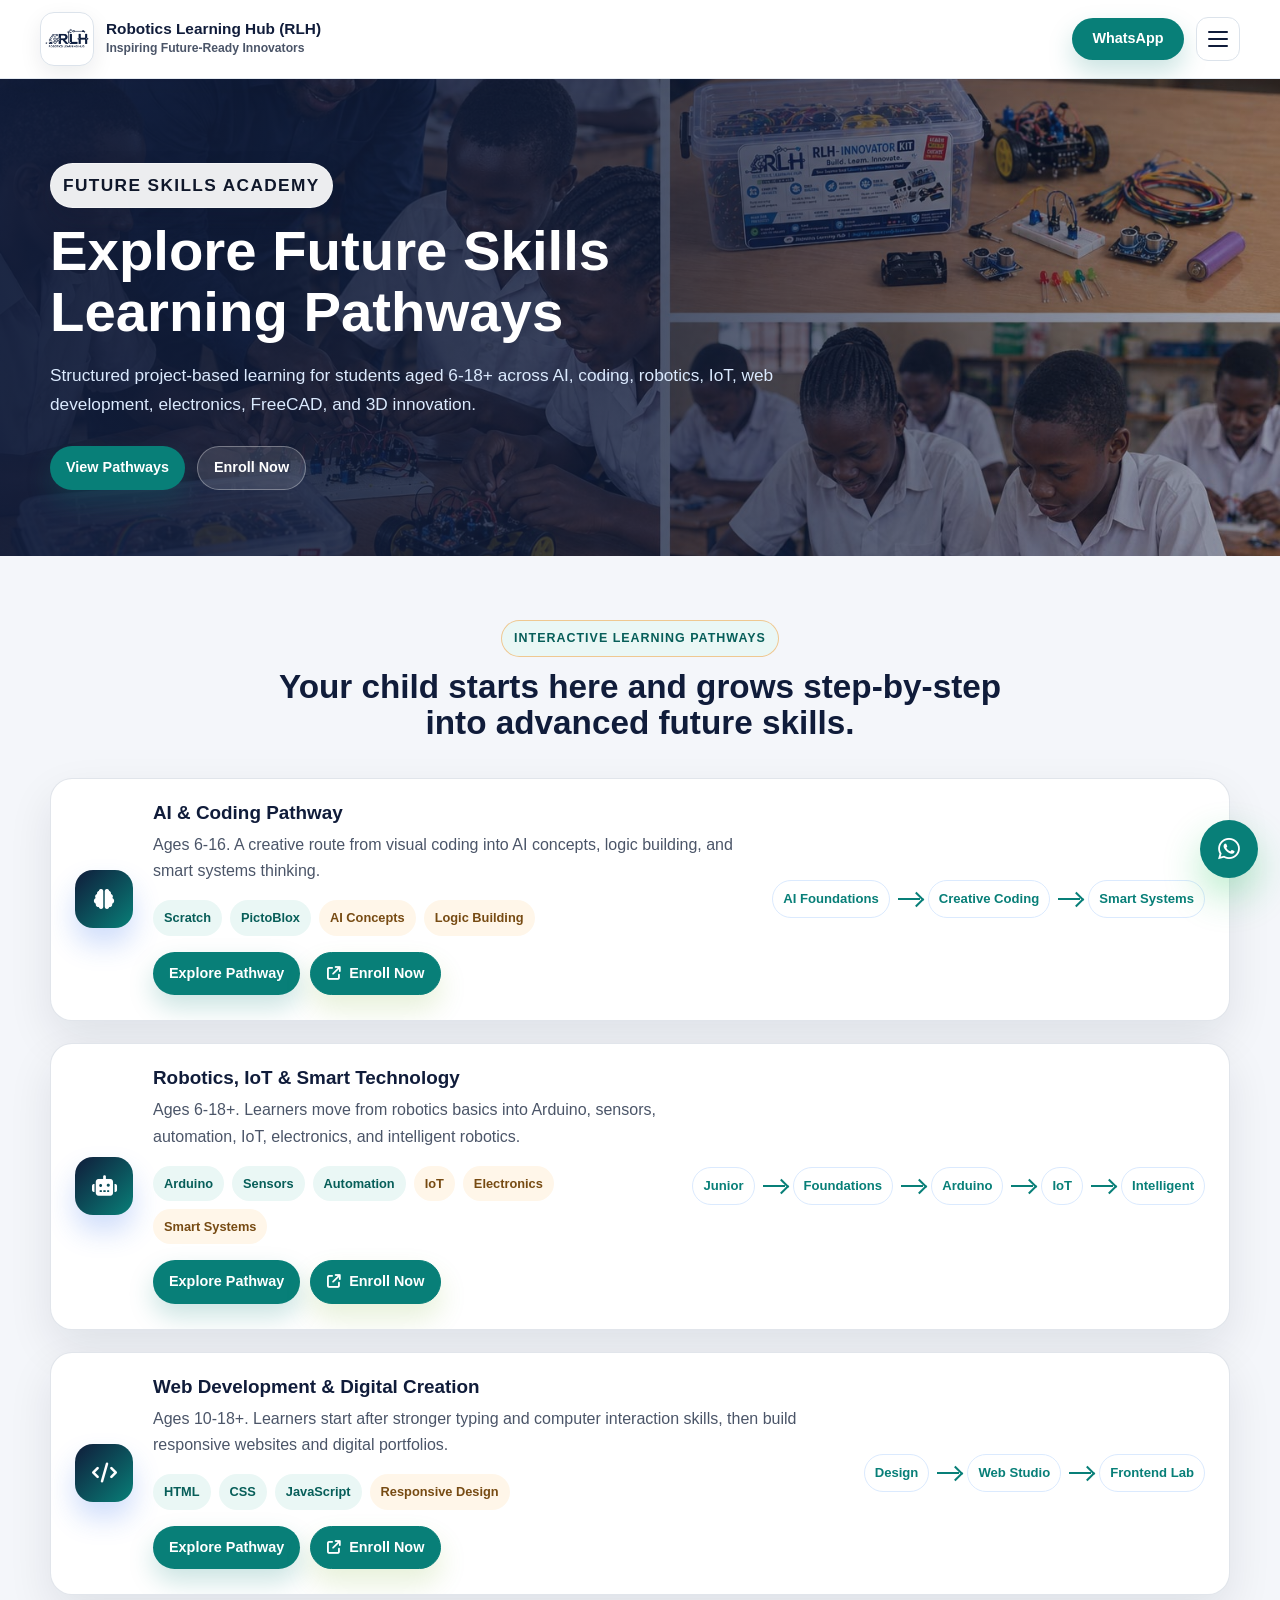
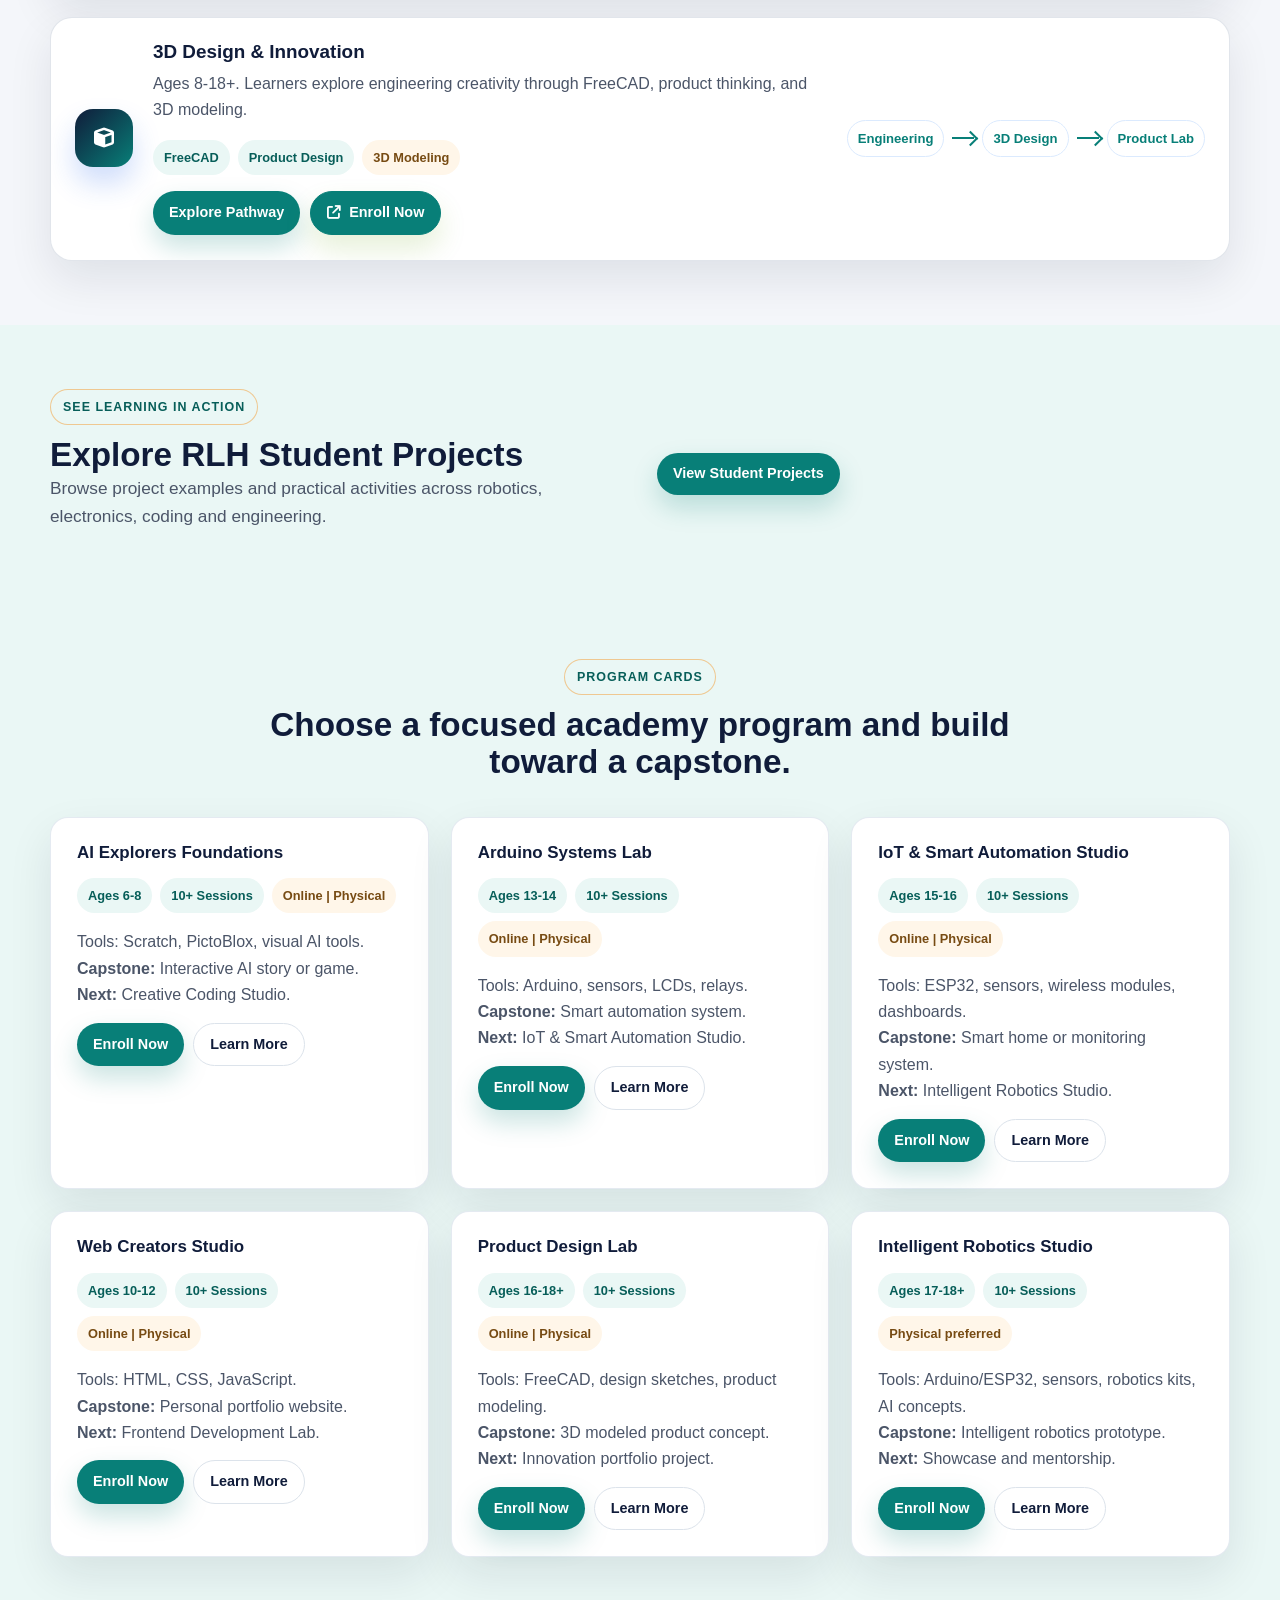
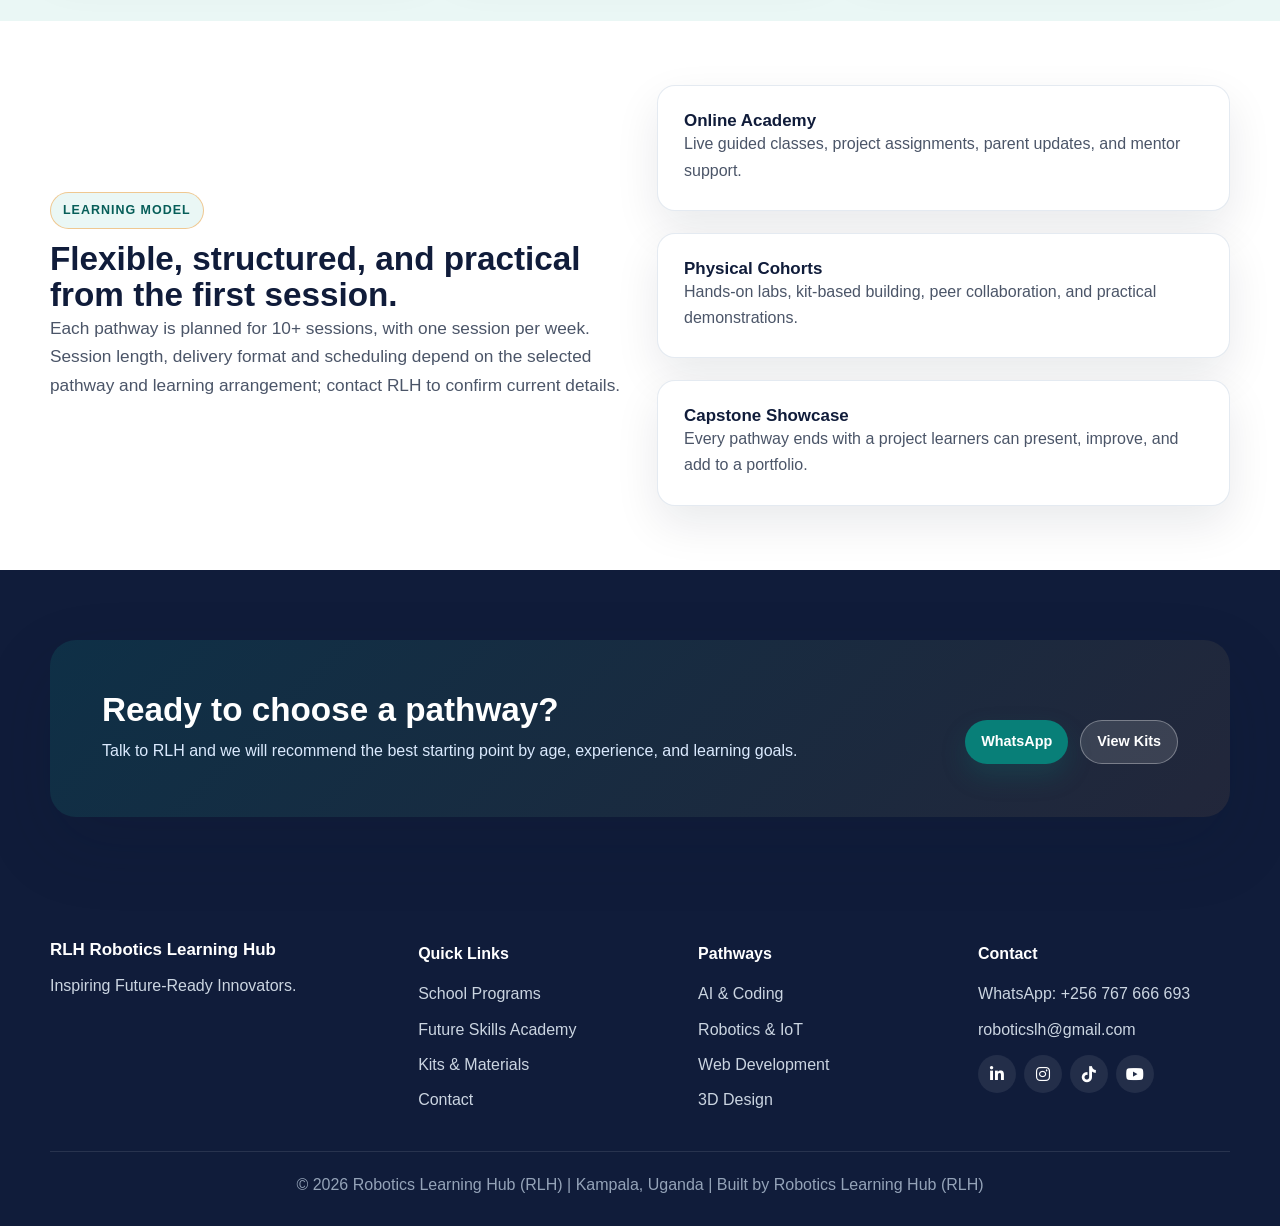
<file: programs.html>
<!DOCTYPE html>
<html lang="en">
<head>
  <meta charset="UTF-8" />
  <meta name="viewport" content="width=device-width, initial-scale=1.0" />
  <title>Future Skills Academy | Robotics Learning Hub (RLH)</title>
  <link rel="icon" type="image/jpeg" href="images/logo.jpg" />
  <link rel="stylesheet" href="https://cdnjs.cloudflare.com/ajax/libs/font-awesome/6.5.2/css/all.min.css" />
  <link rel="stylesheet" href="css/style.css" />
</head>
<body>
  <header class="site-header">
    <div class="nav-wrap">
      <a href="index.html" class="logo-container"><img src="images/logo.jpg" alt="RLH Logo" class="logo" /><span class="brand-text"><strong>Robotics Learning Hub (RLH)</strong><span>Inspiring Future-Ready Innovators</span></span></a>
      <nav class="navbar" id="navbar" aria-label="Primary navigation"><a href="index.html">Home</a><a href="about.html">About Us</a><a href="home-coaching.html">For Parents</a><a href="school-programs.html">For Schools</a><a href="programs.html#learning-pathways" class="active-link" aria-current="page">Learning Pathways</a><a href="student-projects.html">Student Projects</a><a href="kits.html">Kits &amp; Materials</a></nav>
      <div class="nav-actions"><a href="https://wa.me/256767666693" class="btn primary-btn nav-enroll-btn" target="_blank" rel="noopener noreferrer">WhatsApp</a><button class="menu-toggle" id="menu-toggle" type="button" aria-label="Open menu" aria-expanded="false" aria-controls="navbar"><span></span><span></span><span></span></button></div>
    </div>
  </header>

  <main>
    <section class="page-hero academy-hero">
      <div class="page-hero-content">
        <p class="eyebrow">Future Skills Academy</p>
        <h1>Explore Future Skills Learning Pathways</h1>
        <p>Structured project-based learning for students aged 6-18+ across AI, coding, robotics, IoT, web development, electronics, FreeCAD, and 3D innovation.</p>
        <div class="button-row"><a href="#learning-pathways" class="btn primary-btn">View Pathways</a><a href="contact.html" class="btn ghost-btn">Enroll Now</a></div>
      </div>
    </section>

    <section class="reveal" id="learning-pathways">
      <div class="container">
        <div class="section-heading">
          <p class="eyebrow">Interactive Learning Pathways</p>
          <h2>Your child starts here and grows step-by-step into advanced future skills.</h2>
        </div>
        <div class="pathway-journey-grid">
          <article class="pathway-journey-card" id="pathway-ai">
            <div class="pathway-summary"><span class="pathway-icon"><i class="fa-solid fa-brain" aria-hidden="true"></i></span><div><h3>AI & Coding Pathway</h3><p>Ages 6-16. A creative route from visual coding into AI concepts, logic building, and smart systems thinking.</p><div class="meta-row"><span class="badge">Scratch</span><span class="badge">PictoBlox</span><span class="badge alt">AI Concepts</span><span class="badge alt">Logic Building</span></div><div class="pathway-actions"><button type="button" class="btn primary-btn pathway-toggle" data-toggle-label="Explore Pathway" aria-expanded="false">Explore Pathway</button><a href="https://forms.gle/eKadyqJvMPtXDnxD7" class="btn secondary-btn pathway-enroll-link" target="_blank" rel="noopener noreferrer"><i class="fa-solid fa-arrow-up-right-from-square" aria-hidden="true"></i> Enroll Now</a></div></div><div class="pathway-preview"><span>AI Foundations</span><i></i><span>Creative Coding</span><i></i><span>Smart Systems</span></div></div>
            <div class="pathway-expand"><div class="pathway-expand-inner"><div class="roadmap-line"><div class="roadmap-step"><strong>AI Explorers Foundations</strong><small>Ages 6-8</small></div><div class="roadmap-step"><strong>Creative Coding Studio</strong><small>Ages 9-11</small></div><div class="roadmap-step"><strong>Smart Systems Lab</strong><small>Ages 12-16</small></div></div><div class="journey-program-grid">
              <article class="journey-program-card"><h4>AI Explorers Foundations</h4><div class="program-facts"><span><strong>Age:</strong> 6-8</span><span><strong>Duration:</strong> 10+ Sessions</span><span><strong>Mode:</strong> Online | Physical</span><span><strong>Tools:</strong> Scratch, PictoBlox</span><span><strong>Skills:</strong> Logic, sequencing, AI basics</span><span><strong>Capstone:</strong> Interactive AI story</span><span class="next-level"><strong>Next Level:</strong> Creative Coding Studio</span></div><div class="program-card-buttons"><a href="https://forms.gle/eKadyqJvMPtXDnxD7" class="btn primary-btn" target="_blank" rel="noopener noreferrer">Enroll Now</a><a href="contact.html" class="btn secondary-btn">Learn More</a></div></article>
              <article class="journey-program-card"><h4>Creative Coding Studio</h4><div class="program-facts"><span><strong>Age:</strong> 9-11</span><span><strong>Duration:</strong> 10+ Sessions</span><span><strong>Mode:</strong> Online | Physical</span><span><strong>Tools:</strong> Scratch, PictoBlox</span><span><strong>Skills:</strong> Creative coding, debugging</span><span><strong>Capstone:</strong> Game or animation project</span><span class="next-level"><strong>Next Level:</strong> Smart Systems Lab</span></div><div class="program-card-buttons"><a href="https://forms.gle/eKadyqJvMPtXDnxD7" class="btn primary-btn" target="_blank" rel="noopener noreferrer">Enroll Now</a><a href="contact.html" class="btn secondary-btn">Learn More</a></div></article>
              <article class="journey-program-card"><h4>Smart Systems Lab</h4><div class="program-facts"><span><strong>Age:</strong> 12-16</span><span><strong>Duration:</strong> 10+ Sessions</span><span><strong>Mode:</strong> Online | Physical</span><span><strong>Tools:</strong> PictoBlox, AI tools</span><span><strong>Skills:</strong> Smart logic, AI concepts</span><span><strong>Capstone:</strong> Smart assistant concept</span><span class="next-level"><strong>Next Level:</strong> Robotics or Web pathway</span></div><div class="program-card-buttons"><a href="https://forms.gle/eKadyqJvMPtXDnxD7" class="btn primary-btn" target="_blank" rel="noopener noreferrer">Enroll Now</a><a href="contact.html" class="btn secondary-btn">Learn More</a></div></article>
            </div></div></div>
          </article>

          <article class="pathway-journey-card" id="pathway-robotics">
            <div class="pathway-summary"><span class="pathway-icon"><i class="fa-solid fa-robot" aria-hidden="true"></i></span><div><h3>Robotics, IoT & Smart Technology</h3><p>Ages 6-18+. Learners move from robotics basics into Arduino, sensors, automation, IoT, electronics, and intelligent robotics.</p><div class="meta-row"><span class="badge">Arduino</span><span class="badge">Sensors</span><span class="badge">Automation</span><span class="badge alt">IoT</span><span class="badge alt">Electronics</span><span class="badge alt">Smart Systems</span></div><div class="pathway-actions"><button type="button" class="btn primary-btn pathway-toggle" data-toggle-label="Explore Pathway" aria-expanded="false">Explore Pathway</button><a href="https://forms.gle/YK1wEszNs1b3LD9w7" class="btn secondary-btn pathway-enroll-link" target="_blank" rel="noopener noreferrer"><i class="fa-solid fa-arrow-up-right-from-square" aria-hidden="true"></i> Enroll Now</a></div></div><div class="pathway-preview"><span>Junior</span><i></i><span>Foundations</span><i></i><span>Arduino</span><i></i><span>IoT</span><i></i><span>Intelligent</span></div></div>
            <div class="pathway-expand"><div class="pathway-expand-inner"><div class="roadmap-line"><div class="roadmap-step"><strong>Junior Robotics Creators</strong><small>Ages 6-8</small></div><div class="roadmap-step"><strong>Robotics Foundations</strong><small>Ages 9-12</small></div><div class="roadmap-step"><strong>Arduino Systems Lab</strong><small>Ages 13-14</small></div><div class="roadmap-step"><strong>IoT & Smart Automation Studio</strong><small>Ages 15-16</small></div><div class="roadmap-step"><strong>Intelligent Robotics Studio</strong><small>Ages 17-18+</small></div></div><div class="journey-program-grid">
              <article class="journey-program-card"><h4>Junior Robotics Creators</h4><div class="program-facts"><span><strong>Age:</strong> 6-8</span><span><strong>Duration:</strong> 10+ Sessions</span><span><strong>Mode:</strong> Online | Physical</span><span><strong>Tools:</strong> Beginner robotics kits</span><span><strong>Skills:</strong> Circuits, building, teamwork</span><span><strong>Capstone:</strong> Simple moving robot</span><span class="next-level"><strong>Next Level:</strong> Robotics Foundations</span></div><div class="program-card-buttons"><a href="https://forms.gle/YK1wEszNs1b3LD9w7" class="btn primary-btn" target="_blank" rel="noopener noreferrer">Enroll Now</a><a href="contact.html" class="btn secondary-btn">Learn More</a></div></article>
              <article class="journey-program-card"><h4>Robotics Foundations</h4><div class="program-facts"><span><strong>Age:</strong> 9-12</span><span><strong>Duration:</strong> 10+ Sessions</span><span><strong>Mode:</strong> Online | Physical</span><span><strong>Tools:</strong> Motors, sensors, robotics kits</span><span><strong>Skills:</strong> Motion, sensing, control logic</span><span><strong>Capstone:</strong> Sensor robot challenge</span><span class="next-level"><strong>Next Level:</strong> Arduino Systems Lab</span></div><div class="program-card-buttons"><a href="https://forms.gle/YK1wEszNs1b3LD9w7" class="btn primary-btn" target="_blank" rel="noopener noreferrer">Enroll Now</a><a href="contact.html" class="btn secondary-btn">Learn More</a></div></article>
              <article class="journey-program-card"><h4>Arduino Systems Lab</h4><div class="program-facts"><span><strong>Age:</strong> 13-14</span><span><strong>Duration:</strong> 10+ Sessions</span><span><strong>Mode:</strong> Online | Physical</span><span><strong>Tools:</strong> Arduino, sensors, LCDs, relays</span><span><strong>Skills:</strong> Coding, wiring, automation</span><span><strong>Capstone:</strong> Smart automation system</span><span class="next-level"><strong>Next Level:</strong> IoT & Smart Automation Studio</span></div><div class="program-card-buttons"><a href="https://forms.gle/YK1wEszNs1b3LD9w7" class="btn primary-btn" target="_blank" rel="noopener noreferrer">Enroll Now</a><a href="contact.html" class="btn secondary-btn">Learn More</a></div></article>
              <article class="journey-program-card"><h4>IoT & Smart Automation Studio</h4><div class="program-facts"><span><strong>Age:</strong> 15-16</span><span><strong>Duration:</strong> 10+ Sessions</span><span><strong>Mode:</strong> Online | Physical</span><span><strong>Tools:</strong> ESP32, sensors, dashboards</span><span><strong>Skills:</strong> IoT, connected systems</span><span><strong>Capstone:</strong> Smart home or monitoring system</span><span class="next-level"><strong>Next Level:</strong> Intelligent Robotics Studio</span></div><div class="program-card-buttons"><a href="https://forms.gle/YK1wEszNs1b3LD9w7" class="btn primary-btn" target="_blank" rel="noopener noreferrer">Enroll Now</a><a href="contact.html" class="btn secondary-btn">Learn More</a></div></article>
              <article class="journey-program-card"><h4>Intelligent Robotics Studio</h4><div class="program-facts"><span><strong>Age:</strong> 17-18+</span><span><strong>Duration:</strong> 10+ Sessions</span><span><strong>Mode:</strong> Physical preferred</span><span><strong>Tools:</strong> Arduino/ESP32, sensors, robotics kits</span><span><strong>Skills:</strong> Robotics logic, smart automation</span><span><strong>Capstone:</strong> Intelligent robotics prototype</span><span class="next-level"><strong>Next Level:</strong> Showcase and mentorship</span></div><div class="program-card-buttons"><a href="https://forms.gle/YK1wEszNs1b3LD9w7" class="btn primary-btn" target="_blank" rel="noopener noreferrer">Enroll Now</a><a href="contact.html" class="btn secondary-btn">Learn More</a></div></article>
            </div></div></div>
          </article>

          <article class="pathway-journey-card" id="pathway-web">
            <div class="pathway-summary"><span class="pathway-icon"><i class="fa-solid fa-code" aria-hidden="true"></i></span><div><h3>Web Development & Digital Creation</h3><p>Ages 10-18+. Learners start after stronger typing and computer interaction skills, then build responsive websites and digital portfolios.</p><div class="meta-row"><span class="badge">HTML</span><span class="badge">CSS</span><span class="badge">JavaScript</span><span class="badge alt">Responsive Design</span></div><div class="pathway-actions"><button type="button" class="btn primary-btn pathway-toggle" data-toggle-label="Explore Pathway" aria-expanded="false">Explore Pathway</button><a href="https://forms.gle/YK1wEszNs1b3LD9w7" class="btn secondary-btn pathway-enroll-link" target="_blank" rel="noopener noreferrer"><i class="fa-solid fa-arrow-up-right-from-square" aria-hidden="true"></i> Enroll Now</a></div></div><div class="pathway-preview"><span>Design</span><i></i><span>Web Studio</span><i></i><span>Frontend Lab</span></div></div>
            <div class="pathway-expand"><div class="pathway-expand-inner"><div class="roadmap-line"><div class="roadmap-step"><strong>Creative Digital Design</strong><small>Ages 10-12</small></div><div class="roadmap-step"><strong>Web Creators Studio</strong><small>Ages 13-15</small></div><div class="roadmap-step"><strong>Frontend Development Lab</strong><small>Ages 16-18+</small></div></div><div class="journey-program-grid">
              <article class="journey-program-card"><h4>Creative Digital Design</h4><div class="program-facts"><span><strong>Age:</strong> 10-12</span><span><strong>Duration:</strong> 10+ Sessions</span><span><strong>Mode:</strong> Online | Physical</span><span><strong>Tools:</strong> Design tools, browser basics</span><span><strong>Skills:</strong> Layout, digital confidence</span><span><strong>Capstone:</strong> Digital poster or mini page</span><span class="next-level"><strong>Next Level:</strong> Web Creators Studio</span></div><div class="program-card-buttons"><a href="https://forms.gle/YK1wEszNs1b3LD9w7" class="btn primary-btn" target="_blank" rel="noopener noreferrer">Enroll Now</a><a href="contact.html" class="btn secondary-btn">Learn More</a></div></article>
              <article class="journey-program-card"><h4>Web Creators Studio</h4><div class="program-facts"><span><strong>Age:</strong> 13-15</span><span><strong>Duration:</strong> 10+ Sessions</span><span><strong>Mode:</strong> Online | Physical</span><span><strong>Tools:</strong> HTML, CSS, JavaScript</span><span><strong>Skills:</strong> Pages, styling, interaction</span><span><strong>Capstone:</strong> Personal portfolio website</span><span class="next-level"><strong>Next Level:</strong> Frontend Development Lab</span></div><div class="program-card-buttons"><a href="https://forms.gle/YK1wEszNs1b3LD9w7" class="btn primary-btn" target="_blank" rel="noopener noreferrer">Enroll Now</a><a href="contact.html" class="btn secondary-btn">Learn More</a></div></article>
              <article class="journey-program-card"><h4>Frontend Development Lab</h4><div class="program-facts"><span><strong>Age:</strong> 16-18+</span><span><strong>Duration:</strong> 10+ Sessions</span><span><strong>Mode:</strong> Online | Physical</span><span><strong>Tools:</strong> HTML, CSS, JavaScript</span><span><strong>Skills:</strong> Responsive design, UI logic</span><span><strong>Capstone:</strong> Interactive responsive website</span><span class="next-level"><strong>Next Level:</strong> Portfolio development</span></div><div class="program-card-buttons"><a href="https://forms.gle/YK1wEszNs1b3LD9w7" class="btn primary-btn" target="_blank" rel="noopener noreferrer">Enroll Now</a><a href="contact.html" class="btn secondary-btn">Learn More</a></div></article>
            </div></div></div>
          </article>

          <article class="pathway-journey-card" id="pathway-3d">
            <div class="pathway-summary"><span class="pathway-icon"><i class="fa-solid fa-cube" aria-hidden="true"></i></span><div><h3>3D Design & Innovation</h3><p>Ages 8-18+. Learners explore engineering creativity through FreeCAD, product thinking, and 3D modeling.</p><div class="meta-row"><span class="badge">FreeCAD</span><span class="badge">Product Design</span><span class="badge alt">3D Modeling</span></div><div class="pathway-actions"><button type="button" class="btn primary-btn pathway-toggle" data-toggle-label="Explore Pathway" aria-expanded="false">Explore Pathway</button><a href="https://forms.gle/YK1wEszNs1b3LD9w7" class="btn secondary-btn pathway-enroll-link" target="_blank" rel="noopener noreferrer"><i class="fa-solid fa-arrow-up-right-from-square" aria-hidden="true"></i> Enroll Now</a></div></div><div class="pathway-preview"><span>Engineering</span><i></i><span>3D Design</span><i></i><span>Product Lab</span></div></div>
            <div class="pathway-expand"><div class="pathway-expand-inner"><div class="roadmap-line"><div class="roadmap-step"><strong>Creative Engineering Studio</strong><small>Ages 8-12</small></div><div class="roadmap-step"><strong>3D Design Foundations</strong><small>Ages 13-15</small></div><div class="roadmap-step"><strong>Product Design Lab</strong><small>Ages 16-18+</small></div></div><div class="journey-program-grid">
              <article class="journey-program-card"><h4>Creative Engineering Studio</h4><div class="program-facts"><span><strong>Age:</strong> 8-12</span><span><strong>Duration:</strong> 10+ Sessions</span><span><strong>Mode:</strong> Online | Physical</span><span><strong>Tools:</strong> Sketching, simple models</span><span><strong>Skills:</strong> Design thinking, creativity</span><span><strong>Capstone:</strong> Creative engineering concept</span><span class="next-level"><strong>Next Level:</strong> 3D Design Foundations</span></div><div class="program-card-buttons"><a href="https://forms.gle/YK1wEszNs1b3LD9w7" class="btn primary-btn" target="_blank" rel="noopener noreferrer">Enroll Now</a><a href="contact.html" class="btn secondary-btn">Learn More</a></div></article>
              <article class="journey-program-card"><h4>3D Design Foundations</h4><div class="program-facts"><span><strong>Age:</strong> 13-15</span><span><strong>Duration:</strong> 10+ Sessions</span><span><strong>Mode:</strong> Online | Physical</span><span><strong>Tools:</strong> FreeCAD</span><span><strong>Skills:</strong> 3D modeling, measurement</span><span><strong>Capstone:</strong> 3D modeled object</span><span class="next-level"><strong>Next Level:</strong> Product Design Lab</span></div><div class="program-card-buttons"><a href="https://forms.gle/YK1wEszNs1b3LD9w7" class="btn primary-btn" target="_blank" rel="noopener noreferrer">Enroll Now</a><a href="contact.html" class="btn secondary-btn">Learn More</a></div></article>
              <article class="journey-program-card"><h4>Product Design Lab</h4><div class="program-facts"><span><strong>Age:</strong> 16-18+</span><span><strong>Duration:</strong> 10+ Sessions</span><span><strong>Mode:</strong> Online | Physical</span><span><strong>Tools:</strong> FreeCAD, design sketches</span><span><strong>Skills:</strong> Product design, prototyping</span><span><strong>Capstone:</strong> Product design portfolio piece</span><span class="next-level"><strong>Next Level:</strong> Innovation showcase</span></div><div class="program-card-buttons"><a href="https://forms.gle/YK1wEszNs1b3LD9w7" class="btn primary-btn" target="_blank" rel="noopener noreferrer">Enroll Now</a><a href="contact.html" class="btn secondary-btn">Learn More</a></div></article>
            </div></div></div>
          </article>
        </div>
      </div>
    </section>

    <section class="soft-band reveal project-page-promo">
      <div class="container split"><div><p class="eyebrow">See learning in action</p><h2>Explore RLH Student Projects</h2><p class="lead">Browse project examples and practical activities across robotics, electronics, coding and engineering.</p></div><div class="button-row"><a href="student-projects.html" class="btn primary-btn">View Student Projects</a></div></div>
    </section>

    <section class="soft-band reveal">
      <div class="container">
        <div class="section-heading">
          <p class="eyebrow">Program Cards</p>
          <h2>Choose a focused academy program and build toward a capstone.</h2>
        </div>
        <div class="grid grid-3">
          <article class="program-card"><h3>AI Explorers Foundations</h3><div class="meta-row"><span class="badge">Ages 6-8</span><span class="badge">10+ Sessions</span><span class="badge alt">Online | Physical</span></div><p>Tools: Scratch, PictoBlox, visual AI tools.</p><p><strong>Capstone:</strong> Interactive AI story or game.</p><p><strong>Next:</strong> Creative Coding Studio.</p><div class="program-card-buttons"><a href="https://forms.gle/eKadyqJvMPtXDnxD7" class="btn primary-btn" target="_blank" rel="noopener noreferrer">Enroll Now</a><a href="#learning-pathways" class="btn secondary-btn">Learn More</a></div></article>
          <article class="program-card"><h3>Arduino Systems Lab</h3><div class="meta-row"><span class="badge">Ages 13-14</span><span class="badge">10+ Sessions</span><span class="badge alt">Online | Physical</span></div><p>Tools: Arduino, sensors, LCDs, relays.</p><p><strong>Capstone:</strong> Smart automation system.</p><p><strong>Next:</strong> IoT & Smart Automation Studio.</p><div class="program-card-buttons"><a href="https://forms.gle/YK1wEszNs1b3LD9w7" class="btn primary-btn" target="_blank" rel="noopener noreferrer">Enroll Now</a><a href="#learning-pathways" class="btn secondary-btn">Learn More</a></div></article>
          <article class="program-card"><h3>IoT & Smart Automation Studio</h3><div class="meta-row"><span class="badge">Ages 15-16</span><span class="badge">10+ Sessions</span><span class="badge alt">Online | Physical</span></div><p>Tools: ESP32, sensors, wireless modules, dashboards.</p><p><strong>Capstone:</strong> Smart home or monitoring system.</p><p><strong>Next:</strong> Intelligent Robotics Studio.</p><div class="program-card-buttons"><a href="https://forms.gle/YK1wEszNs1b3LD9w7" class="btn primary-btn" target="_blank" rel="noopener noreferrer">Enroll Now</a><a href="#learning-pathways" class="btn secondary-btn">Learn More</a></div></article>
          <article class="program-card"><h3>Web Creators Studio</h3><div class="meta-row"><span class="badge">Ages 10-12</span><span class="badge">10+ Sessions</span><span class="badge alt">Online | Physical</span></div><p>Tools: HTML, CSS, JavaScript.</p><p><strong>Capstone:</strong> Personal portfolio website.</p><p><strong>Next:</strong> Frontend Development Lab.</p><div class="program-card-buttons"><a href="https://forms.gle/YK1wEszNs1b3LD9w7" class="btn primary-btn" target="_blank" rel="noopener noreferrer">Enroll Now</a><a href="#learning-pathways" class="btn secondary-btn">Learn More</a></div></article>
          <article class="program-card"><h3>Product Design Lab</h3><div class="meta-row"><span class="badge">Ages 16-18+</span><span class="badge">10+ Sessions</span><span class="badge alt">Online | Physical</span></div><p>Tools: FreeCAD, design sketches, product modeling.</p><p><strong>Capstone:</strong> 3D modeled product concept.</p><p><strong>Next:</strong> Innovation portfolio project.</p><div class="program-card-buttons"><a href="https://forms.gle/YK1wEszNs1b3LD9w7" class="btn primary-btn" target="_blank" rel="noopener noreferrer">Enroll Now</a><a href="#learning-pathways" class="btn secondary-btn">Learn More</a></div></article>
          <article class="program-card"><h3>Intelligent Robotics Studio</h3><div class="meta-row"><span class="badge">Ages 17-18+</span><span class="badge">10+ Sessions</span><span class="badge alt">Physical preferred</span></div><p>Tools: Arduino/ESP32, sensors, robotics kits, AI concepts.</p><p><strong>Capstone:</strong> Intelligent robotics prototype.</p><p><strong>Next:</strong> Showcase and mentorship.</p><div class="program-card-buttons"><a href="https://forms.gle/YK1wEszNs1b3LD9w7" class="btn primary-btn" target="_blank" rel="noopener noreferrer">Enroll Now</a><a href="#learning-pathways" class="btn secondary-btn">Learn More</a></div></article>
        </div>
      </div>
    </section>

    <section class="reveal">
      <div class="container split">
        <div>
          <p class="eyebrow">Learning Model</p>
          <h2>Flexible, structured, and practical from the first session.</h2>
          <p class="lead">Each pathway is planned for 10+ sessions, with one session per week. Session length, delivery format and scheduling depend on the selected pathway and learning arrangement; contact RLH to confirm current details.</p>
        </div>
        <div class="grid">
          <article class="card card-pad" id="online-academy"><h3>Online Academy</h3><p>Live guided classes, project assignments, parent updates, and mentor support.</p></article>
          <article class="card card-pad"><h3>Physical Cohorts</h3><p>Hands-on labs, kit-based building, peer collaboration, and practical demonstrations.</p></article>
          <article class="card card-pad"><h3>Capstone Showcase</h3><p>Every pathway ends with a project learners can present, improve, and add to a portfolio.</p></article>
        </div>
      </div>
    </section>

    <section class="dark-cta reveal">
      <div class="cta-panel">
        <div><h2>Ready to choose a pathway?</h2><p>Talk to RLH and we will recommend the best starting point by age, experience, and learning goals.</p></div>
        <div class="button-row"><a href="https://wa.me/256767666693" class="btn primary-btn nav-enroll-btn" target="_blank" rel="noopener noreferrer">WhatsApp</a><a href="kits.html" class="btn ghost-btn">View Kits</a></div>
      </div>
    </section>
  </main>

  <a href="https://wa.me/256767666693" class="whatsapp-float" target="_blank" rel="noopener noreferrer" aria-label="Chat on WhatsApp"><i class="fa-brands fa-whatsapp" aria-hidden="true"></i></a>
  <footer class="site-footer"><div class="footer-grid"><div><h3>RLH Robotics Learning Hub</h3><p>Inspiring Future-Ready Innovators.</p></div><div><h4>Quick Links</h4><a href="school-programs.html">School Programs</a><a href="programs.html">Future Skills Academy</a><a href="kits.html">Kits & Materials</a><a href="contact.html">Contact</a></div><div><h4>Pathways</h4><a href="programs.html">AI & Coding</a><a href="programs.html">Robotics & IoT</a><a href="programs.html">Web Development</a><a href="programs.html">3D Design</a></div><div><h4>Contact</h4><a href="https://wa.me/256767666693" target="_blank" rel="noopener noreferrer">WhatsApp: +256 767 666 693</a><a href="mailto:roboticslh@gmail.com">roboticslh@gmail.com</a><div class="footer-social"><a href="https://www.linkedin.com/company/robotics-learning-hub" target="_blank" rel="noopener noreferrer" aria-label="LinkedIn"><i class="fa-brands fa-linkedin-in" aria-hidden="true"></i></a><a href="https://www.instagram.com/roboticslearninghub?igsh=MTZndnVnenVyejdiOQ==" target="_blank" rel="noopener noreferrer" aria-label="Instagram"><i class="fa-brands fa-instagram" aria-hidden="true"></i></a><a href="https://www.tiktok.com/@roboticslearningh?_r=1&_t=ZS-95N06qeUDLu" target="_blank" rel="noopener noreferrer" aria-label="TikTok"><i class="fa-brands fa-tiktok" aria-hidden="true"></i></a><a href="https://www.youtube.com/@roboticslearningh" target="_blank" rel="noopener noreferrer" aria-label="YouTube"><i class="fa-brands fa-youtube" aria-hidden="true"></i></a></div></div></div><p class="footer-bottom">&copy; 2026 Robotics Learning Hub (RLH) | Kampala, Uganda | Built by Robotics Learning Hub (RLH)</p></footer>
  <script src="js/script.js"></script>
</body>
</html>
</file>
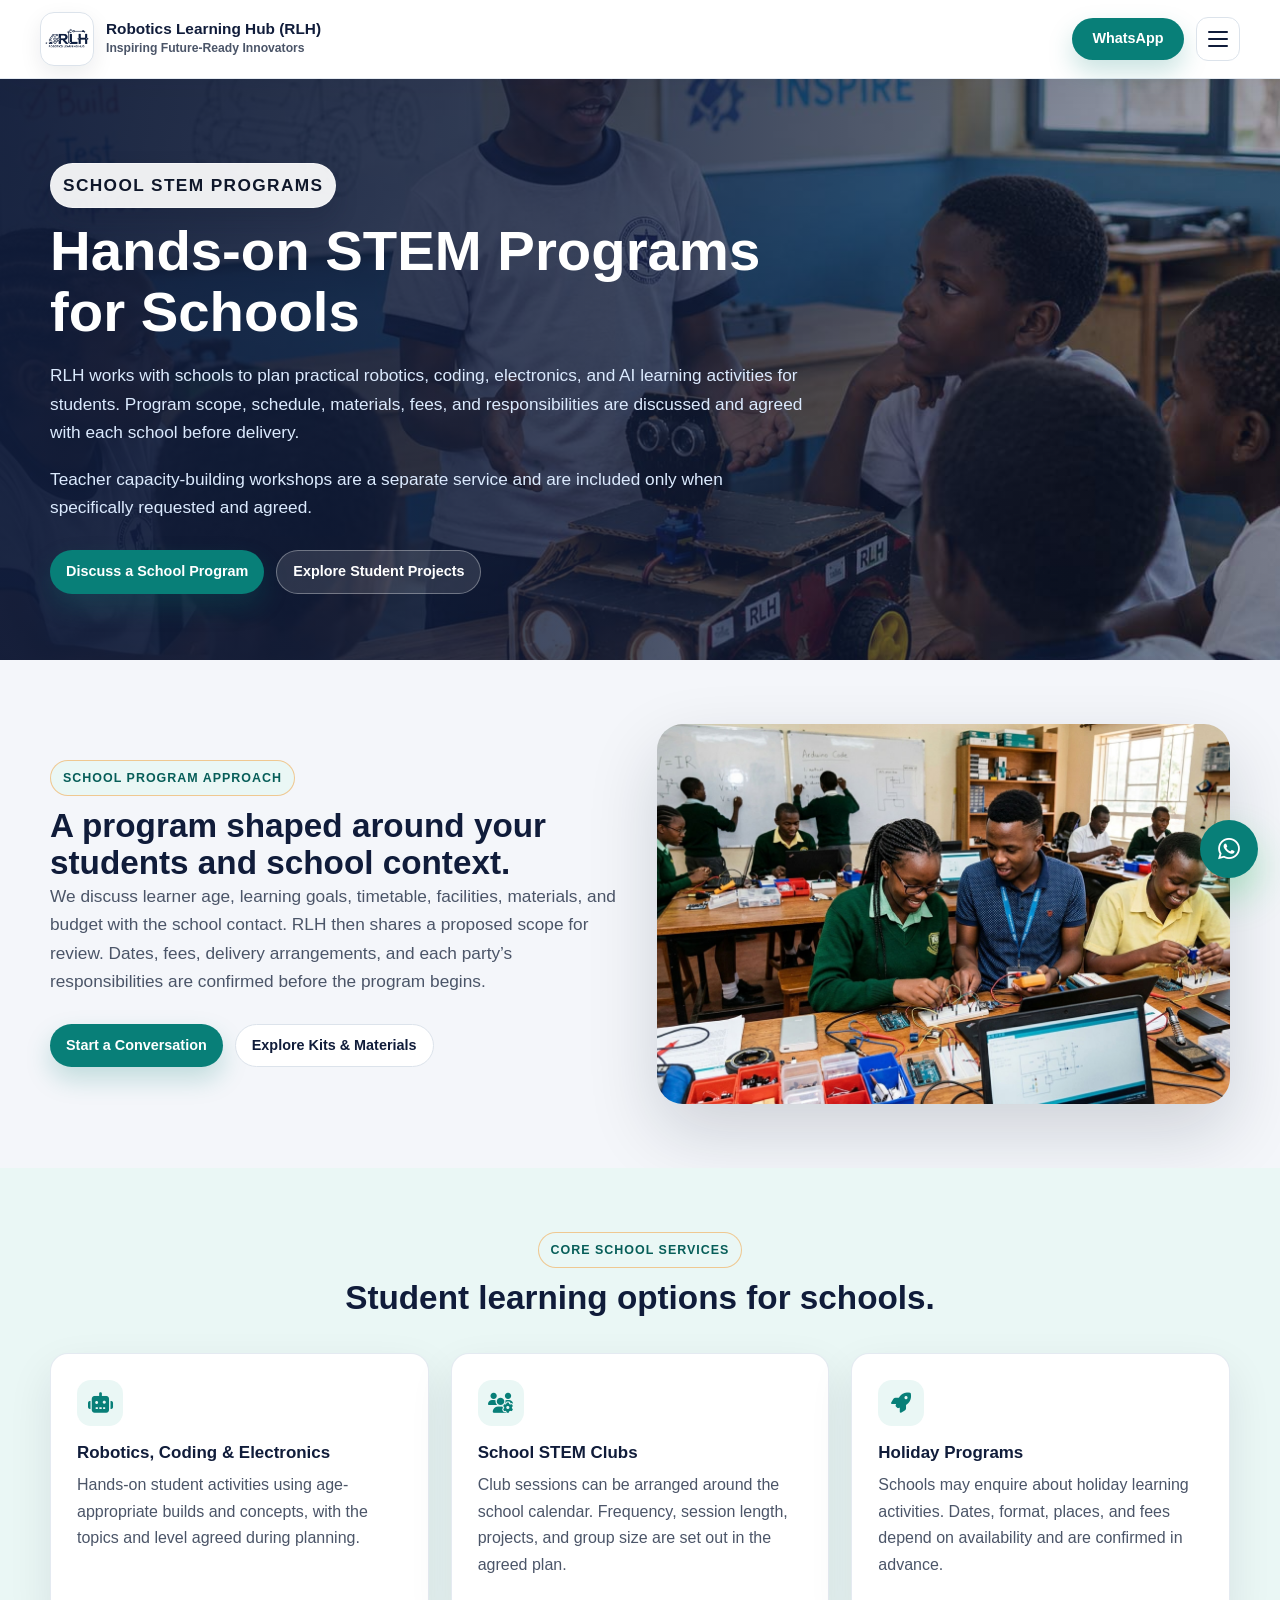
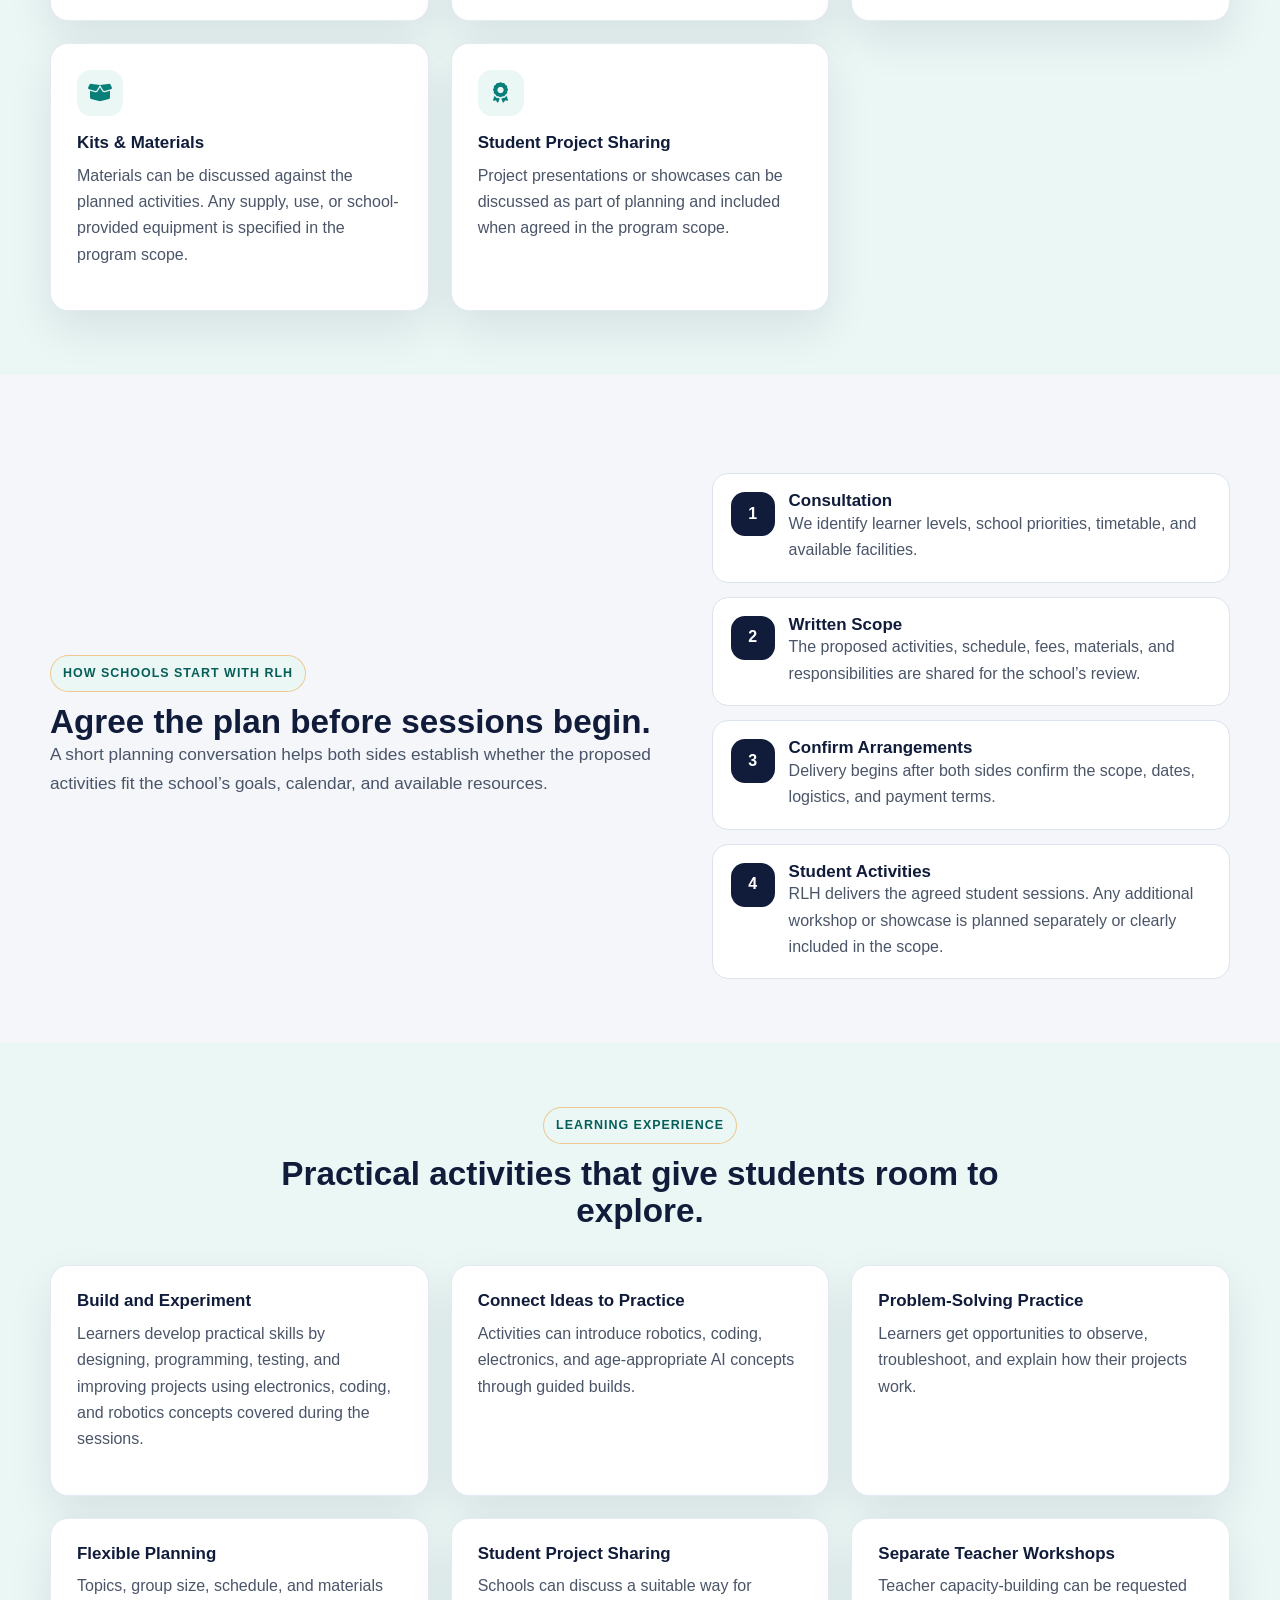
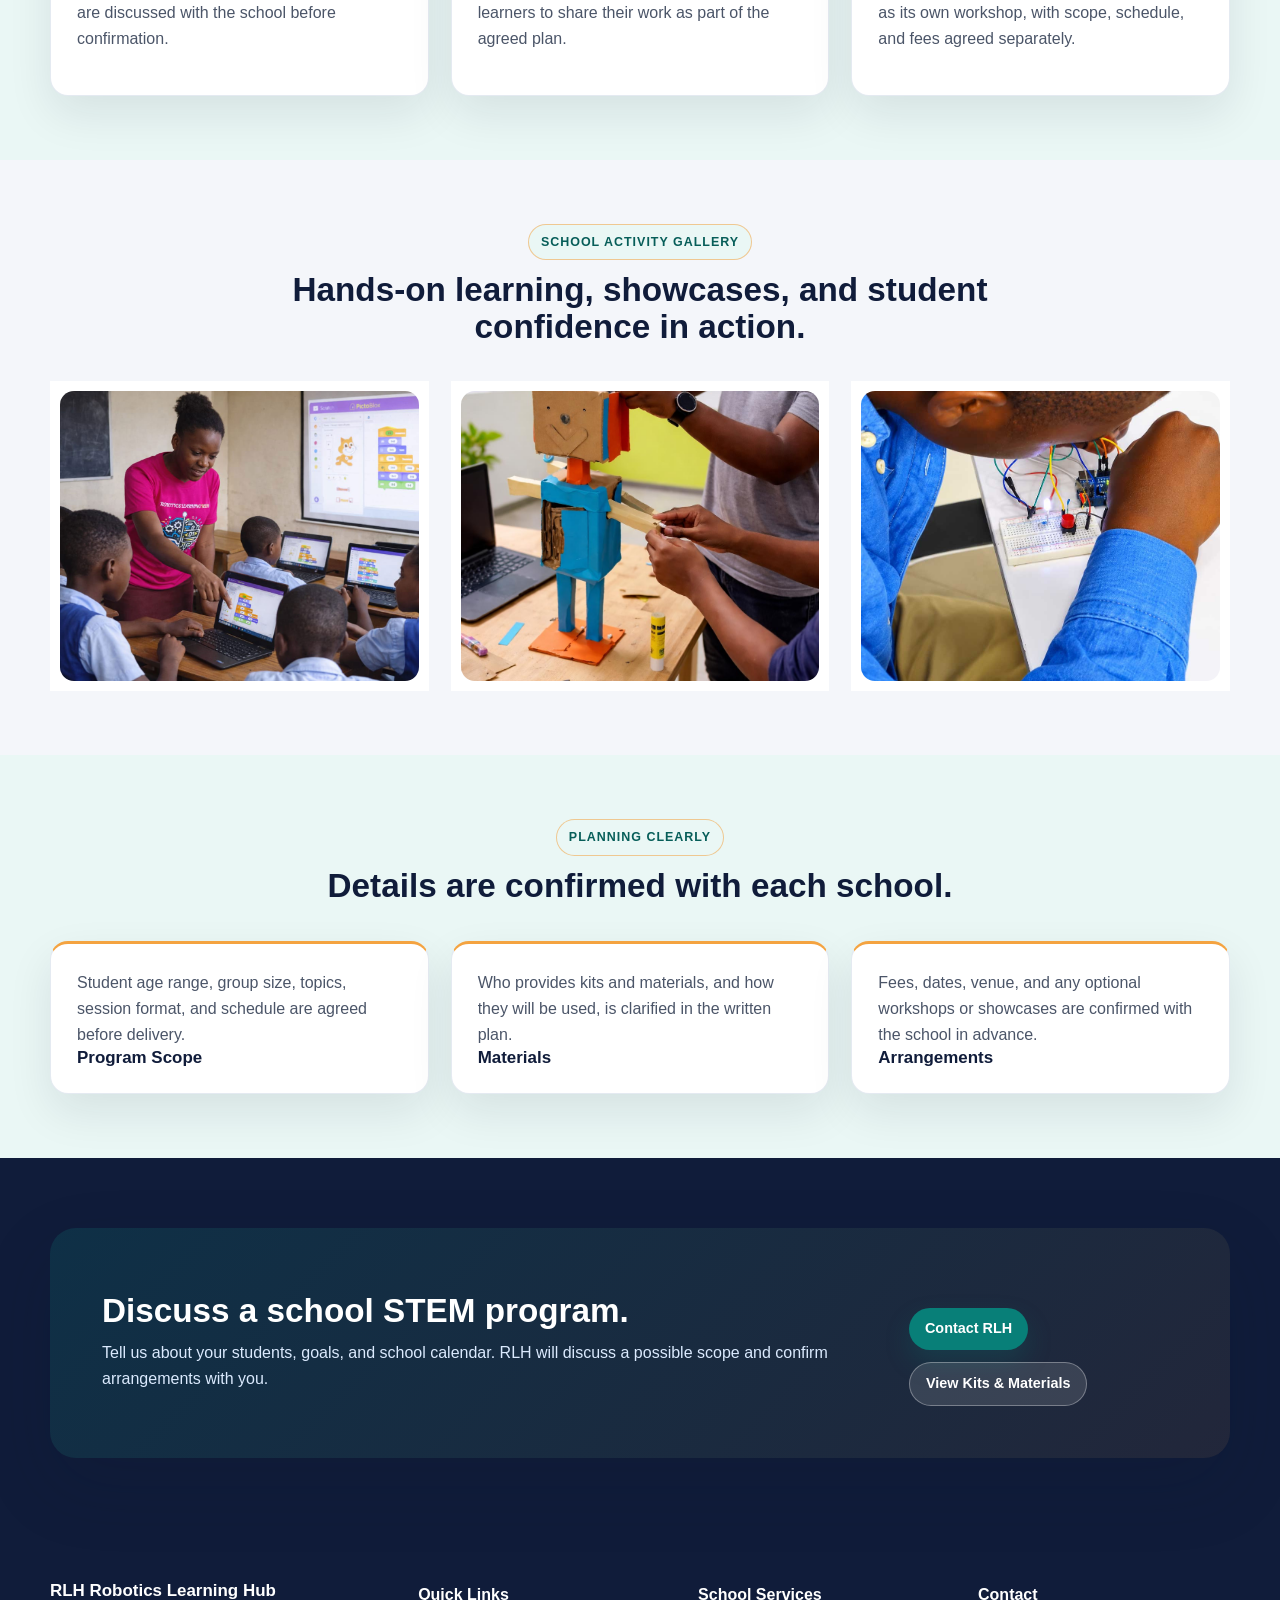
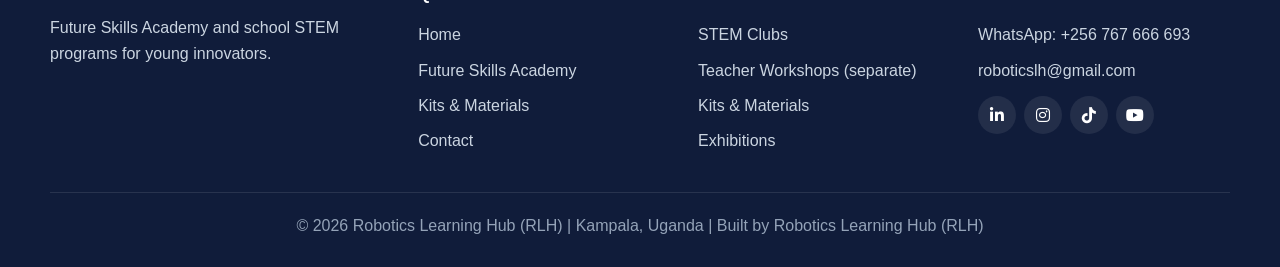
<file: school-programs.html>
<!DOCTYPE html>
<html lang="en">
<head>
  <meta charset="UTF-8" />
  <meta name="viewport" content="width=device-width, initial-scale=1.0" />
  <title>School Programs | Robotics Learning Hub (RLH)</title>
  <link rel="icon" type="image/jpeg" href="images/logo.jpg" />
  <link rel="stylesheet" href="https://cdnjs.cloudflare.com/ajax/libs/font-awesome/6.5.2/css/all.min.css" />
  <link rel="stylesheet" href="css/style.css" />
</head>
<body>
  <header class="site-header">
    <div class="nav-wrap">
      <a href="index.html" class="logo-container"><img src="images/logo.jpg" alt="RLH Logo" class="logo" /><span class="brand-text"><strong>Robotics Learning Hub (RLH)</strong><span>Inspiring Future-Ready Innovators</span></span></a>
      <nav class="navbar" id="navbar" aria-label="Primary navigation"><a href="index.html">Home</a><a href="about.html">About Us</a><a href="home-coaching.html">For Parents</a><a href="school-programs.html" class="active-link" aria-current="page">For Schools</a><a href="programs.html#learning-pathways">Learning Pathways</a><a href="student-projects.html">Student Projects</a><a href="kits.html">Kits &amp; Materials</a></nav>
      <div class="nav-actions"><a href="https://wa.me/256767666693" class="btn primary-btn nav-enroll-btn" target="_blank" rel="noopener noreferrer">WhatsApp</a><button class="menu-toggle" id="menu-toggle" type="button" aria-label="Open menu" aria-expanded="false" aria-controls="navbar"><span></span><span></span><span></span></button></div>
    </div>
  </header>

  <main>
    <section class="page-hero school-hero">
      <div class="page-hero-content">
        <p class="eyebrow">School STEM Programs</p>
        <h1>Hands-on STEM Programs for Schools</h1>
        <p>RLH works with schools to plan practical robotics, coding, electronics, and AI learning activities for students. Program scope, schedule, materials, fees, and responsibilities are discussed and agreed with each school before delivery.</p>
        <p class="lead">Teacher capacity-building workshops are a separate service and are included only when specifically requested and agreed.</p>
        <div class="button-row"><a href="contact.html" class="btn primary-btn">Discuss a School Program</a><a href="student-projects.html" class="btn ghost-btn">Explore Student Projects</a></div>
      </div>
    </section>

    <section class="reveal">
      <div class="container split">
        <div>
          <p class="eyebrow">School Program Approach</p>
          <h2>A program shaped around your students and school context.</h2>
          <p class="lead">We discuss learner age, learning goals, timetable, facilities, materials, and budget with the school contact. RLH then shares a proposed scope for review. Dates, fees, delivery arrangements, and each party’s responsibilities are confirmed before the program begins.</p>
          <div class="button-row"><a href="contact.html" class="btn primary-btn">Start a Conversation</a><a href="kits.html" class="btn secondary-btn">Explore Kits &amp; Materials</a></div>
        </div>
        <div class="school-visual"><img src="images/schl.jpg" alt="Students presenting STEM projects at a school exhibition" loading="lazy" decoding="async" /></div>
      </div>
    </section>

    <section class="soft-band reveal">
      <div class="container">
        <div class="section-heading">
          <p class="eyebrow">Core School Services</p>
          <h2>Student learning options for schools.</h2>
        </div>
        <div class="grid grid-3">
          <article class="school-feature-card"><span class="icon"><i class="fa-solid fa-robot" aria-hidden="true"></i></span><h3>Robotics, Coding &amp; Electronics</h3><p>Hands-on student activities using age-appropriate builds and concepts, with the topics and level agreed during planning.</p></article>
          <article class="school-feature-card"><span class="icon"><i class="fa-solid fa-users-gear" aria-hidden="true"></i></span><h3>School STEM Clubs</h3><p>Club sessions can be arranged around the school calendar. Frequency, session length, projects, and group size are set out in the agreed plan.</p></article>
          <article class="school-feature-card"><span class="icon"><i class="fa-solid fa-rocket" aria-hidden="true"></i></span><h3>Holiday Programs</h3><p>Schools may enquire about holiday learning activities. Dates, format, places, and fees depend on availability and are confirmed in advance.</p></article>
          <article class="school-feature-card"><span class="icon"><i class="fa-solid fa-box-open" aria-hidden="true"></i></span><h3>Kits &amp; Materials</h3><p>Materials can be discussed against the planned activities. Any supply, use, or school-provided equipment is specified in the program scope.</p></article>
          <article class="school-feature-card"><span class="icon"><i class="fa-solid fa-award" aria-hidden="true"></i></span><h3>Student Project Sharing</h3><p>Project presentations or showcases can be discussed as part of planning and included when agreed in the program scope.</p></article>
        </div>
      </div>
    </section>

    <section class="reveal">
      <div class="container school-partner-strip">
        <div>
          <p class="eyebrow">How Schools Start With RLH</p>
          <h2>Agree the plan before sessions begin.</h2>
          <p class="lead">A short planning conversation helps both sides establish whether the proposed activities fit the school’s goals, calendar, and available resources.</p>
        </div>
        <div class="process-list">
          <div class="process-step"><span>1</span><div><h3>Consultation</h3><p>We identify learner levels, school priorities, timetable, and available facilities.</p></div></div>
          <div class="process-step"><span>2</span><div><h3>Written Scope</h3><p>The proposed activities, schedule, fees, materials, and responsibilities are shared for the school’s review.</p></div></div>
          <div class="process-step"><span>3</span><div><h3>Confirm Arrangements</h3><p>Delivery begins after both sides confirm the scope, dates, logistics, and payment terms.</p></div></div>
          <div class="process-step"><span>4</span><div><h3>Student Activities</h3><p>RLH delivers the agreed student sessions. Any additional workshop or showcase is planned separately or clearly included in the scope.</p></div></div>
        </div>
      </div>
    </section>

    <section class="soft-band reveal">
      <div class="container">
        <div class="section-heading">
          <p class="eyebrow">Learning Experience</p>
          <h2>Practical activities that give students room to explore.</h2>
        </div>
        <div class="grid grid-3">
          <article class="why-card"><h3>Build and Experiment</h3><p>Learners develop practical skills by designing, programming, testing, and improving projects using electronics, coding, and robotics concepts covered during the sessions.</p></article>
          <article class="why-card"><h3>Connect Ideas to Practice</h3><p>Activities can introduce robotics, coding, electronics, and age-appropriate AI concepts through guided builds.</p></article>
          <article class="why-card"><h3>Problem-Solving Practice</h3><p>Learners get opportunities to observe, troubleshoot, and explain how their projects work.</p></article>
          <article class="why-card"><h3>Flexible Planning</h3><p>Topics, group size, schedule, and materials are discussed with the school before confirmation.</p></article>
          <article class="why-card"><h3>Student Project Sharing</h3><p>Schools can discuss a suitable way for learners to share their work as part of the agreed plan.</p></article>
          <article class="why-card" id="teacher-workshops"><h3>Separate Teacher Workshops</h3><p>Teacher capacity-building can be requested as its own workshop, with scope, schedule, and fees agreed separately.</p></article>
        </div>
      </div>
    </section>

    <section class="reveal">
      <div class="container">
        <div class="section-heading">
          <p class="eyebrow">School Activity Gallery</p>
          <h2>Hands-on learning, showcases, and student confidence in action.</h2>
        </div>
        <div class="grid grid-3">
          <article class="gallery-item"><img src="images/about1.jpg" alt="Students learning robotics in a school activity" loading="lazy" decoding="async" /></article>
          <article class="gallery-item"><img src="images/Students-building.jpg" alt="Students building a STEM project" loading="lazy" decoding="async" /></article>
          <article class="gallery-item"><img src="images/presentation.jpg" alt="Students presenting their innovation project" loading="lazy" decoding="async" /></article>
        </div>
      </div>
    </section>

    <section class="soft-band reveal">
      <div class="container">
        <div class="section-heading">
          <p class="eyebrow">Planning Clearly</p>
          <h2>Details are confirmed with each school.</h2>
        </div>
        <div class="grid grid-3">
          <article class="testimonial-card"><p>Student age range, group size, topics, session format, and schedule are agreed before delivery.</p><h3>Program Scope</h3></article>
          <article class="testimonial-card"><p>Who provides kits and materials, and how they will be used, is clarified in the written plan.</p><h3>Materials</h3></article>
          <article class="testimonial-card"><p>Fees, dates, venue, and any optional workshops or showcases are confirmed with the school in advance.</p><h3>Arrangements</h3></article>
        </div>
      </div>
    </section>

    <section class="dark-cta reveal">
      <div class="cta-panel">
        <div><h2>Discuss a school STEM program.</h2><p>Tell us about your students, goals, and school calendar. RLH will discuss a possible scope and confirm arrangements with you.</p></div>
        <div class="button-row"><a href="contact.html" class="btn primary-btn">Contact RLH</a><a href="kits.html" class="btn ghost-btn">View Kits &amp; Materials</a></div>
      </div>
    </section>
  </main>

  <a href="https://wa.me/256767666693" class="whatsapp-float" target="_blank" rel="noopener noreferrer" aria-label="Chat on WhatsApp"><i class="fa-brands fa-whatsapp" aria-hidden="true"></i></a>
  <footer class="site-footer"><div class="footer-grid"><div><h3>RLH Robotics Learning Hub</h3><p>Future Skills Academy and school STEM programs for young innovators.</p></div><div><h4>Quick Links</h4><a href="index.html">Home</a><a href="programs.html">Future Skills Academy</a><a href="kits.html">Kits & Materials</a><a href="contact.html">Contact</a></div><div><h4>School Services</h4><a href="school-programs.html" class="active-link" aria-current="page">STEM Clubs</a><a href="school-programs.html#teacher-workshops">Teacher Workshops (separate)</a><a href="kits.html">Kits &amp; Materials</a><a href="school-programs.html" class="active-link" aria-current="page">Exhibitions</a></div><div><h4>Contact</h4><a href="https://wa.me/256767666693" target="_blank" rel="noopener noreferrer">WhatsApp: +256 767 666 693</a><a href="mailto:roboticslh@gmail.com">roboticslh@gmail.com</a><div class="footer-social"><a href="https://www.linkedin.com/company/robotics-learning-hub" target="_blank" rel="noopener noreferrer" aria-label="LinkedIn"><i class="fa-brands fa-linkedin-in" aria-hidden="true"></i></a><a href="https://www.instagram.com/roboticslearninghub?igsh=MTZndnVnenVyejdiOQ==" target="_blank" rel="noopener noreferrer" aria-label="Instagram"><i class="fa-brands fa-instagram" aria-hidden="true"></i></a><a href="https://www.tiktok.com/@roboticslearningh?_r=1&_t=ZS-95N06qeUDLu" target="_blank" rel="noopener noreferrer" aria-label="TikTok"><i class="fa-brands fa-tiktok" aria-hidden="true"></i></a><a href="https://www.youtube.com/@roboticslearningh" target="_blank" rel="noopener noreferrer" aria-label="YouTube"><i class="fa-brands fa-youtube" aria-hidden="true"></i></a></div></div></div><p class="footer-bottom">&copy; 2026 Robotics Learning Hub (RLH) | Kampala, Uganda | Built by Robotics Learning Hub (RLH)</p></footer>
  <script src="js/script.js"></script>
</body>
</html>
</file>
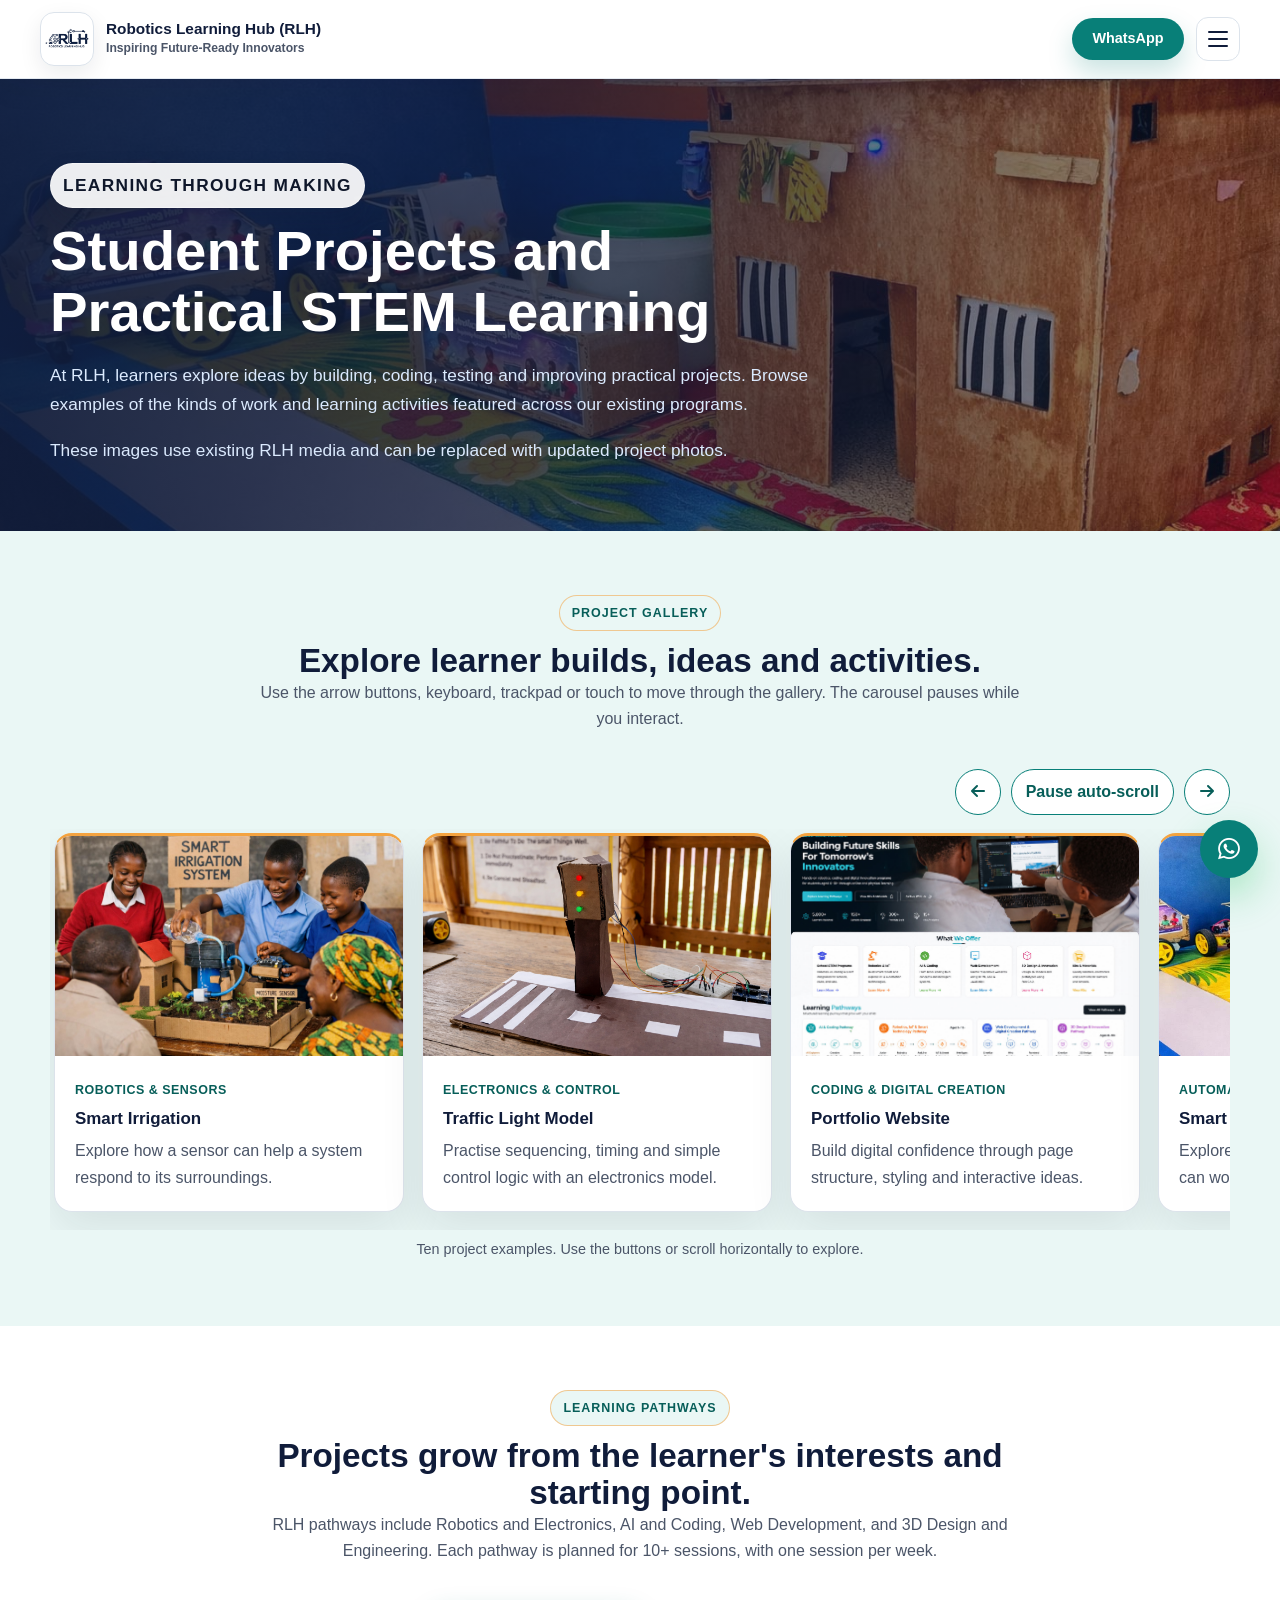
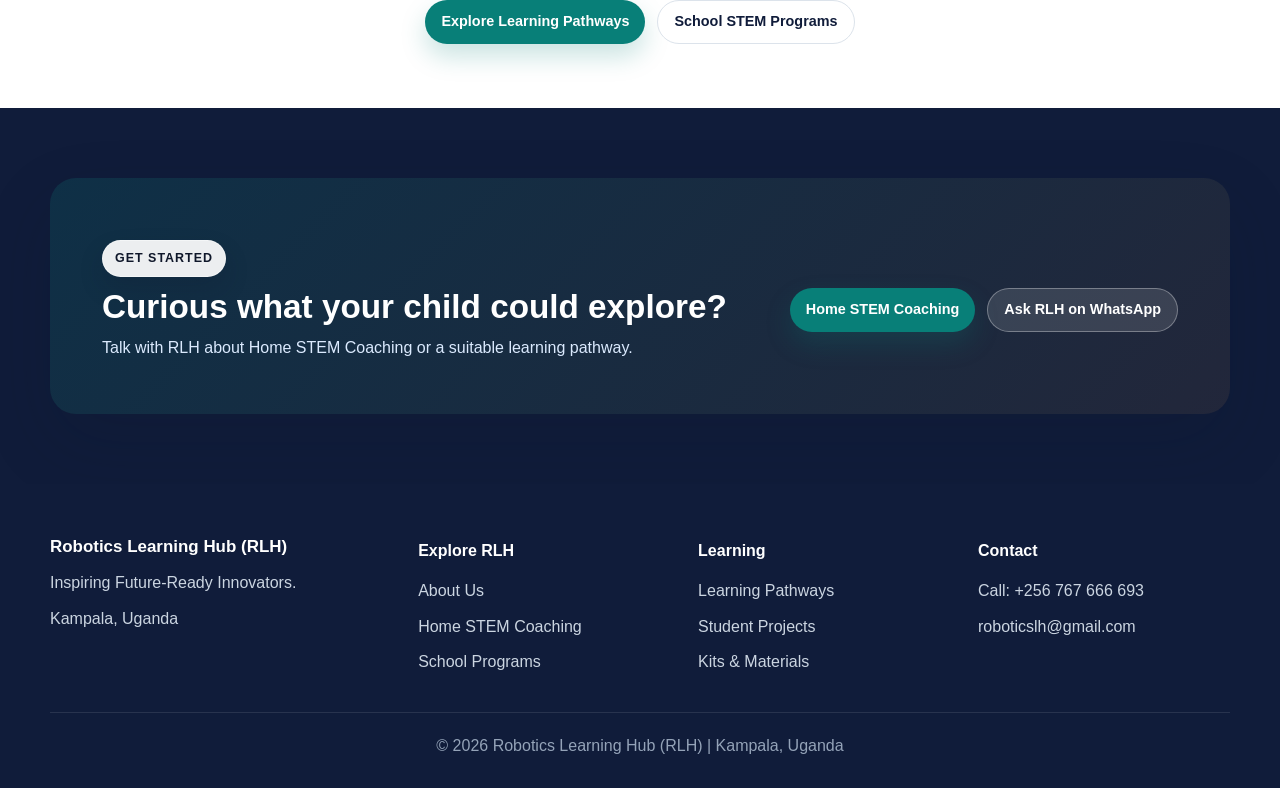
<file: student-projects.html>
<!DOCTYPE html>
<html lang="en">
<head>
  <meta charset="UTF-8" />
  <meta name="viewport" content="width=device-width, initial-scale=1.0" />
  <meta name="description" content="Explore practical STEM project work and learning activities at Robotics Learning Hub in Kampala, Uganda." />
  <meta property="og:title" content="Student Projects | Robotics Learning Hub" />
  <meta property="og:description" content="See examples of robotics, electronics, coding and engineering learning at RLH." />
  <meta property="og:type" content="website" />
  <title>Student Projects | Robotics Learning Hub (RLH)</title>
  <link rel="icon" type="image/jpeg" href="images/logo.jpg" />
  <link rel="stylesheet" href="https://cdnjs.cloudflare.com/ajax/libs/font-awesome/6.5.2/css/all.min.css" />
  <link rel="stylesheet" href="css/style.css" />
</head>
<body>
  <header class="site-header"><div class="nav-wrap">
    <a href="index.html" class="logo-container" aria-label="Robotics Learning Hub home"><img src="images/logo.jpg" alt="RLH logo" class="logo" width="54" height="54" /><span class="brand-text"><strong>Robotics Learning Hub (RLH)</strong><span>Inspiring Future-Ready Innovators</span></span></a>
    <nav class="navbar" id="navbar" aria-label="Primary navigation"><a href="index.html">Home</a><a href="about.html">About Us</a><a href="home-coaching.html">For Parents</a><a href="school-programs.html">For Schools</a><a href="programs.html#learning-pathways">Learning Pathways</a><a href="student-projects.html" class="active-link" aria-current="page">Student Projects</a><a href="kits.html">Kits &amp; Materials</a></nav>
    <div class="nav-actions"><a href="https://wa.me/256767666693" class="btn primary-btn nav-enroll-btn" target="_blank" rel="noopener noreferrer">WhatsApp</a><button class="menu-toggle" id="menu-toggle" type="button" aria-label="Open menu" aria-expanded="false" aria-controls="navbar"><span></span><span></span><span></span></button></div>
  </div></header>
  <main>
    <section class="page-hero projects-hero"><div class="page-hero-content"><p class="eyebrow">Learning through making</p><h1>Student Projects and Practical STEM Learning</h1><p>At RLH, learners explore ideas by building, coding, testing and improving practical projects. Browse examples of the kinds of work and learning activities featured across our existing programs.</p><p>These images use existing RLH media and can be replaced with updated project photos.</p></div></section>
    <section class="soft-band"><div class="container"><div class="section-heading"><p class="eyebrow">Project gallery</p><h2>Explore learner builds, ideas and activities.</h2><p>Use the arrow buttons, keyboard, trackpad or touch to move through the gallery. The carousel pauses while you interact.</p></div>
      <div class="project-carousel-controls" aria-label="Project gallery controls">
        <button class="carousel-button" type="button" data-project-previous aria-label="Show previous projects"><i class="fa-solid fa-arrow-left" aria-hidden="true"></i></button>
        <button class="carousel-button carousel-pause" type="button" data-project-pause aria-pressed="false">Pause auto-scroll</button>
        <button class="carousel-button" type="button" data-project-next aria-label="Show next projects"><i class="fa-solid fa-arrow-right" aria-hidden="true"></i></button>
      </div>
      <div class="project-carousel" data-project-carousel role="region" aria-label="Student project photo gallery" tabindex="0">
        <article class="project-showcase-card"><!-- Replace with an updated RLH smart irrigation project photo; suggested file: images/projects/smart-irrigation.jpg, 1200 × 900 px (4:3). --><img src="images/smart-irrigation.jpg" alt="Smart irrigation learning project using sensors" width="480" height="360" loading="lazy" decoding="async" /><div class="card-pad"><span class="project-category">Robotics &amp; sensors</span><h3>Smart Irrigation</h3><p>Explore how a sensor can help a system respond to its surroundings.</p></div></article>
        <article class="project-showcase-card"><!-- Replace with an updated RLH traffic light project photo; suggested file: images/projects/traffic-light.jpg, 1200 × 900 px (4:3). --><img src="images/Project.jpg" alt="Model traffic light electronics project" width="480" height="360" loading="lazy" decoding="async" /><div class="card-pad"><span class="project-category">Electronics &amp; control</span><h3>Traffic Light Model</h3><p>Practise sequencing, timing and simple control logic with an electronics model.</p></div></article>
        <article class="project-showcase-card"><!-- Replace with an updated RLH learner website photo; suggested file: images/projects/learner-website.jpg, 1200 × 900 px (4:3). --><img src="images/web.jpg" alt="Learner web development project" width="480" height="360" loading="lazy" decoding="async" /><div class="card-pad"><span class="project-category">Coding &amp; digital creation</span><h3>Portfolio Website</h3><p>Build digital confidence through page structure, styling and interactive ideas.</p></div></article>
        <article class="project-showcase-card"><!-- Replace with an updated RLH smart home project photo; suggested file: images/projects/smart-home.jpg, 1200 × 900 px (4:3). --><img src="images/exhibition.jpg" alt="Learners presenting a practical technology project" width="480" height="360" loading="lazy" decoding="async" /><div class="card-pad"><span class="project-category">Automation</span><h3>Smart Home Concepts</h3><p>Explore how lighting, sensing and control can work together in a prototype.</p></div></article>
        <article class="project-showcase-card"><!-- Replace with an updated RLH rover photo; suggested file: images/projects/robotics-rover.jpg, 1200 × 900 px (4:3). --><img src="images/rover.jpg" alt="Robotics rover project" width="480" height="360" loading="lazy" decoding="async" /><div class="card-pad"><span class="project-category">Robotics</span><h3>Obstacle-Avoiding Rover</h3><p>Explore how sensing and motor control can help a robot respond to obstacles.</p></div></article>
        <article class="project-showcase-card"><!-- Replace with an updated RLH 3D design photo; suggested file: images/projects/3d-design.jpg, 1200 × 900 px (4:3). --><img src="images/Cad.jpg" alt="Learner 3D design and engineering work" width="480" height="360" loading="lazy" decoding="async" /><div class="card-pad"><span class="project-category">Design &amp; engineering</span><h3>3D Product Design</h3><p>Use digital design tools to explore shapes, measurement and engineering ideas.</p></div></article>
        <article class="project-showcase-card"><!-- Replace with an updated RLH electronics learning photo; suggested file: images/projects/electronics-learning.jpg, 1200 × 900 px (4:3). --><img src="images/Circuit2.jpg" alt="Electronics learning activity with a circuit" width="480" height="360" loading="lazy" decoding="async" /><div class="card-pad"><span class="project-category">Electronics</span><h3>Circuits and Components</h3><p>Practise connecting components and understanding how a circuit behaves.</p></div></article>
        <article class="project-showcase-card"><!-- Replace with an updated RLH sensor activity photo; suggested file: images/projects/sensor-activity.jpg, 1200 × 900 px (4:3). --><img src="images/circuit.jpg" alt="Sensor and circuit learning activity" width="480" height="360" loading="lazy" decoding="async" /><div class="card-pad"><span class="project-category">Sensors &amp; systems</span><h3>Sensor-Based Activities</h3><p>Connect simple inputs and outputs to explore responsive systems.</p></div></article>
        <article class="project-showcase-card"><!-- Replace with an updated RLH learner building photo; suggested file: images/projects/learners-building.jpg, 1200 × 900 px (4:3). --><img src="images/Students-building.jpg" alt="Learners building a practical STEM project" width="480" height="360" loading="lazy" decoding="async" /><div class="card-pad"><span class="project-category">Hands-on learning</span><h3>Building and Testing</h3><p>Try an idea, test what happens and make improvements to the build.</p></div></article>
        <article class="project-showcase-card"><!-- Replace with an updated RLH school STEM activity photo; suggested file: images/projects/school-stem-session.jpg, 1200 × 900 px (4:3). --><img src="images/school_programs.jpg" alt="School STEM learning activity" width="480" height="360" loading="lazy" decoding="async" /><div class="card-pad"><span class="project-category">School programs</span><h3>School STEM Sessions</h3><p>Collaborative activities introduce learners to practical technology skills.</p></div></article>
      </div>
      <p class="carousel-help" data-carousel-status aria-live="polite">Ten project examples. Use the buttons or scroll horizontally to explore.</p>
    </div></section>
    <section><div class="container"><div class="section-heading"><p class="eyebrow">Learning pathways</p><h2>Projects grow from the learner's interests and starting point.</h2><p>RLH pathways include Robotics and Electronics, AI and Coding, Web Development, and 3D Design and Engineering. Each pathway is planned for 10+ sessions, with one session per week.</p></div><div class="button-row centered-actions"><a href="programs.html#learning-pathways" class="btn primary-btn">Explore Learning Pathways</a><a href="school-programs.html" class="btn secondary-btn">School STEM Programs</a></div></div></section>
    <section class="dark-cta"><div class="cta-panel"><div><p class="eyebrow">Get started</p><h2>Curious what your child could explore?</h2><p>Talk with RLH about Home STEM Coaching or a suitable learning pathway.</p></div><div class="button-row"><a href="home-coaching.html" class="btn primary-btn">Home STEM Coaching</a><a href="https://wa.me/256767666693" class="btn ghost-btn" target="_blank" rel="noopener noreferrer">Ask RLH on WhatsApp</a></div></div></section>
  </main>
  <a href="https://wa.me/256767666693" class="whatsapp-float" target="_blank" rel="noopener noreferrer" aria-label="Chat on WhatsApp"><i class="fa-brands fa-whatsapp" aria-hidden="true"></i></a>
  <footer class="site-footer"><div class="footer-grid"><div><h3>Robotics Learning Hub (RLH)</h3><p>Inspiring Future-Ready Innovators.</p><p>Kampala, Uganda</p></div><div><h4>Explore RLH</h4><a href="about.html">About Us</a><a href="home-coaching.html">Home STEM Coaching</a><a href="school-programs.html">School Programs</a></div><div><h4>Learning</h4><a href="programs.html#learning-pathways">Learning Pathways</a><a href="student-projects.html">Student Projects</a><a href="kits.html">Kits &amp; Materials</a></div><div><h4>Contact</h4><a href="tel:+256767666693">Call: +256 767 666 693</a><a href="mailto:roboticslh@gmail.com">roboticslh@gmail.com</a></div></div><p class="footer-bottom">&copy; 2026 Robotics Learning Hub (RLH) | Kampala, Uganda</p></footer>
  <script src="js/script.js"></script>
</body>
</html>
</file>
<file: css/style.css>
/* =========================
   RLH Future Skills Academy
========================= */
:root {
  --navy: #101c3a;
  --navy-soft: #101c3a;
  --blue: #087f78;
  --cyan: #087f78;
  --orange: #f4a340;
  --sky: #eaf7f5;
  --bg: #f4f6fa;
  --card: #ffffff;
  --text: #1e293b;
  --muted: #4b5568;
  --line: #dce3eb;
  --shadow: 0 18px 45px rgba(15, 23, 42, 0.09);
  --shadow-lg: 0 28px 70px rgba(15, 23, 42, 0.16);
  --radius: 18px;
  --radius-sm: 12px;
  --max: 1180px;
}

* {
  box-sizing: border-box;
  margin: 0;
  padding: 0;
}

html {
  scroll-behavior: smooth;
}

body {
  background: var(--bg);
  color: var(--text);
  font-family: "Inter", Arial, sans-serif;
  line-height: 1.65;
  overflow-x: hidden;
}

img {
  display: block;
  max-width: 100%;
}

a {
  color: inherit;
  text-decoration: none;
}

button,
input,
select,
textarea {
  font: inherit;
}

section {
  padding: 64px 20px;
}

.container {
  max-width: var(--max);
  margin: 0 auto;
}

.section-heading {
  max-width: 780px;
  margin: 0 auto 36px;
  text-align: center;
}

.section-heading.left {
  margin-left: 0;
  text-align: left;
}

.eyebrow,
.section-eyebrow {
  display: inline-flex;
  align-items: center;
  gap: 8px;
  margin-bottom: 12px;
  padding: 7px 12px;
  border: 1px solid rgba(37, 99, 235, 0.22);
  border-radius: 999px;
  background: #e0f2fe;
  color: #075985;
  font-size: 0.78rem;
  font-weight: 800;
  letter-spacing: 0.08em;
  text-transform: uppercase;
}

.hero .eyebrow,
.page-hero .eyebrow,
.dark-cta .eyebrow {
  background: rgba(255, 255, 255, 0.92);
  border-color: rgba(255, 255, 255, 0.44);
  color: #0f172a;
  box-shadow: 0 12px 24px rgba(15, 23, 42, 0.18);
}

h1,
h2,
h3 {
  color: var(--navy);
  line-height: 1.1;
  letter-spacing: 0;
}

h1 {
  font-size: clamp(2rem, 4.4vw, 3.55rem);
}

h2 {
  font-size: clamp(1.45rem, 2.6vw, 2.25rem);
}

h3 {
  font-size: 1.06rem;
}

p {
  color: var(--muted);
}

.lead {
  font-size: 1.08rem;
  max-width: 720px;
}

/* Header */
.site-header {
  position: sticky;
  top: 0;
  z-index: 1000;
  background: rgba(255, 255, 255, 0.92);
  border-bottom: 1px solid rgba(226, 232, 240, 0.9);
  box-shadow: 0 10px 30px rgba(15, 23, 42, 0.05);
  backdrop-filter: blur(18px);
}

.nav-wrap {
  max-width: 1240px;
  min-height: 78px;
  margin: 0 auto;
  padding: 12px 20px;
  display: flex;
  align-items: center;
  justify-content: space-between;
  gap: 20px;
}

.logo-container {
  display: flex;
  align-items: center;
  gap: 12px;
  min-width: 220px;
}

.logo {
  width: 54px;
  height: 54px;
  object-fit: contain;
  border-radius: 14px;
  background: #fff;
  border: 1px solid var(--line);
  padding: 4px;
  box-shadow: 0 8px 22px rgba(15, 23, 42, 0.08);
}

.brand-text strong {
  display: block;
  color: var(--navy);
  font-size: 0.96rem;
  font-weight: 900;
  line-height: 1.15;
}

.brand-text span {
  display: block;
  color: var(--muted);
  font-size: 0.76rem;
  font-weight: 600;
}

.navbar {
  display: flex;
  align-items: center;
  justify-content: center;
  gap: 4px;
}

.navbar a {
  padding: 10px 11px;
  border-radius: 999px;
  color: #334155;
  font-size: 0.9rem;
  font-weight: 800;
  white-space: nowrap;
  transition: color 0.25s ease, background 0.25s ease;
}

.navbar a:hover,
.navbar a.active-link {
  background: #eef6ff;
  color: var(--blue);
}

.nav-actions {
  display: flex;
  align-items: center;
  gap: 12px;
}

.nav-actions .nav-enroll-btn {
  min-width: 112px;
  padding-inline: 14px;
  white-space: nowrap;
}

.menu-toggle {
  display: none;
  width: 44px;
  height: 44px;
  border: 1px solid var(--line);
  border-radius: 12px;
  background: #fff;
  cursor: pointer;
  align-items: center;
  justify-content: center;
  flex-direction: column;
  gap: 5px;
}

.menu-toggle span {
  width: 20px;
  height: 2px;
  border-radius: 999px;
  background: var(--navy);
}

/* Buttons */
.btn,
button.btn {
  display: inline-flex;
  align-items: center;
  justify-content: center;
  gap: 8px;
  min-height: 38px;
  padding: 9px 16px;
  border: 0;
  border-radius: 999px;
  cursor: pointer;
  font-size: 0.9rem;
  font-weight: 800;
  transition: transform 0.25s ease, box-shadow 0.25s ease, background 0.25s ease, color 0.25s ease;
}

.btn i {
  font-size: 0.95em;
}

.primary-btn {
  background: linear-gradient(135deg, var(--blue), var(--cyan));
  color: #fff;
  box-shadow: 0 14px 28px rgba(37, 99, 235, 0.24);
}

.primary-btn:hover {
  transform: translateY(-3px);
  box-shadow: 0 20px 36px rgba(37, 99, 235, 0.3);
}

.secondary-btn {
  background: #fff;
  color: var(--navy);
  border: 1px solid var(--line);
}

.secondary-btn:hover {
  transform: translateY(-3px);
  box-shadow: var(--shadow);
}

.ghost-btn {
  background: rgba(255, 255, 255, 0.12);
  color: #fff;
  border: 1px solid rgba(255, 255, 255, 0.32);
}

.ghost-btn:hover {
  background: #fff;
  color: var(--navy);
  transform: translateY(-3px);
}

.text-link {
  appearance: none;
  background: transparent;
  border: 0;
  color: var(--blue);
  cursor: pointer;
  font-weight: 900;
}

.text-link:hover {
  text-decoration: underline;
}

/* Hero */
.hero {
  position: relative;
  min-height: 700px;
  padding: 84px 20px 72px;
  display: flex;
  align-items: center;
  overflow: hidden;
  background: var(--navy);
}

.hero-slider,
.slide,
.hero-overlay {
  position: absolute;
  inset: 0;
}

.slide {
  background-position: center;
  background-size: cover;
  opacity: 0;
  transform: scale(1.04);
  transition: opacity 1s ease, transform 1.2s ease;
}

.slide.active {
  opacity: 1;
  transform: scale(1);
}

.hero-overlay {
  background:
    linear-gradient(90deg, rgba(15, 23, 42, 0.95), rgba(15, 23, 42, 0.72), rgba(15, 23, 42, 0.35)),
    linear-gradient(0deg, rgba(15, 23, 42, 0.32), rgba(15, 23, 42, 0.12));
}

.hero-content {
  position: relative;
  z-index: 2;
  max-width: var(--max);
  width: 100%;
  margin: 0 auto;
  display: grid;
  grid-template-columns: minmax(0, 760px) 1fr;
  gap: 36px;
  align-items: end;
}

.hero-copy h1,
.hero-copy p {
  color: #fff;
}

.hero-copy p {
  margin-top: 20px;
  color: #dbeafe;
  font-size: clamp(1rem, 2vw, 1.2rem);
}

.hero-buttons,
.button-row {
  display: flex;
  flex-wrap: wrap;
  gap: 12px;
  margin-top: 28px;
}

.hero-panel {
  justify-self: end;
  width: min(100%, 360px);
  padding: 22px;
  border: 1px solid rgba(255, 255, 255, 0.16);
  border-radius: var(--radius);
  background: rgba(255, 255, 255, 0.11);
  color: #fff;
  box-shadow: var(--shadow-lg);
  backdrop-filter: blur(14px);
}

.hero-panel strong {
  display: block;
  margin-bottom: 8px;
  font-size: 1.05rem;
}

.hero-panel p {
  color: #dbeafe;
  font-size: 0.94rem;
}

.mini-metrics {
  display: grid;
  grid-template-columns: 1fr 1fr;
  gap: 12px;
  margin-top: 18px;
}

.mini-metrics span {
  padding: 12px;
  border-radius: 14px;
  background: rgba(255, 255, 255, 0.12);
  font-size: 0.84rem;
  font-weight: 800;
}

/* Page Hero */
.page-hero {
  position: relative;
  min-height: 340px;
  padding: 66px 20px;
  display: flex;
  align-items: center;
  background-color: var(--navy);
  background-position: center;
  background-size: cover;
  overflow: hidden;
}

.page-hero::before {
  content: "";
  position: absolute;
  inset: 0;
  background: linear-gradient(90deg, rgba(15, 23, 42, 0.92), rgba(15, 23, 42, 0.65), rgba(15, 23, 42, 0.25));
}

.page-hero-content {
  position: relative;
  max-width: var(--max);
  width: 100%;
  margin: 0 auto;
}

.page-hero-content h1,
.page-hero-content p {
  max-width: 760px;
  color: #fff;
}

.page-hero-content p {
  margin-top: 18px;
  color: #dbeafe;
  font-size: 1.08rem;
}

.about-hero { background-image: url("../images/aboutus.jpg"); }
.academy-hero { background-image: url("../images/program.jpg"); }
.school-hero { background-image: url("../images/school_programs.jpg"); }
.kits-hero { background-image: url("../images/robotics-kits.jpg"); }
.gallery-hero { background-image: url("../images/weekend_program.jpg"); }
.contact-hero { background-image: url("../images/exhibition.jpg"); }

/* Cards and Layouts */
.grid {
  display: grid;
  gap: 22px;
}

.grid-2 { grid-template-columns: repeat(2, minmax(0, 1fr)); }
.grid-3 { grid-template-columns: repeat(3, minmax(0, 1fr)); }
.grid-4 { grid-template-columns: repeat(4, minmax(0, 1fr)); }

.card,
.premium-card,
.highlight-card,
.why-card,
.testimonial-card,
.difference-card,
.mv-card,
.contact-info-card,
.faq-card,
.sales-card,
.order-step-card,
.pathway-card,
.program-card,
.project-card,
.option-card,
.school-feature-card {
  background: var(--card);
  border: 1px solid rgba(226, 232, 240, 0.9);
  border-radius: var(--radius);
  box-shadow: var(--shadow);
  transition: transform 0.28s ease, box-shadow 0.28s ease, border-color 0.28s ease;
}

.card:hover,
.premium-card:hover,
.highlight-card:hover,
.why-card:hover,
.testimonial-card:hover,
.difference-card:hover,
.mv-card:hover,
.contact-info-card:hover,
.faq-card:hover,
.sales-card:hover,
.order-step-card:hover,
.pathway-card:hover,
.program-card:hover,
.project-card:hover,
.option-card:hover,
.school-feature-card:hover {
  transform: translateY(-6px);
  border-color: rgba(37, 99, 235, 0.24);
  box-shadow: 0 24px 55px rgba(15, 23, 42, 0.13);
}

.card-pad {
  padding: 26px;
}

.icon {
  width: 46px;
  height: 46px;
  margin-bottom: 18px;
  display: inline-flex;
  align-items: center;
  justify-content: center;
  border-radius: 14px;
  background: linear-gradient(135deg, #eff6ff, #cffafe);
  color: var(--blue);
  font-size: 1.25rem;
  font-weight: 900;
}

.highlight-card,
.why-card,
.testimonial-card,
.difference-card,
.mv-card,
.contact-info-card,
.faq-card,
.option-card,
.school-feature-card {
  padding: 26px;
}

.highlight-card h3,
.why-card h3,
.difference-card h3,
.mv-card h3,
.contact-info-card h3,
.faq-card h3,
.option-card h3,
.school-feature-card h3 {
  margin-bottom: 10px;
}

.highlight-card p,
.why-card p,
.difference-card p,
.mv-card p,
.contact-info-card p,
.faq-card p,
.option-card p,
.school-feature-card p {
  margin-bottom: 16px;
}

.highlight-card:nth-child(3n + 1),
.why-card:nth-child(3n + 1),
.option-card:nth-child(3n + 1),
.school-feature-card:nth-child(3n + 1),
.program-card:nth-child(3n + 1) {
  background: linear-gradient(180deg, #ffffff 0%, #f0f7ff 100%);
}

.highlight-card:nth-child(3n + 2),
.why-card:nth-child(3n + 2),
.option-card:nth-child(3n + 2),
.school-feature-card:nth-child(3n + 2),
.program-card:nth-child(3n + 2) {
  background: linear-gradient(180deg, #ffffff 0%, #ecfeff 100%);
}

.highlight-card:nth-child(3n),
.why-card:nth-child(3n),
.option-card:nth-child(3n),
.school-feature-card:nth-child(3n),
.program-card:nth-child(3n) {
  background: linear-gradient(180deg, #ffffff 0%, #f5f3ff 100%);
}

.image-card {
  overflow: hidden;
}

.image-card img,
.highlight-card img,
.sales-card img,
.project-card img,
.gallery-item img {
  width: 100%;
  height: 235px;
  object-fit: cover;
}

.split {
  display: grid;
  grid-template-columns: 1fr 1fr;
  gap: 34px;
  align-items: center;
}

.soft-band {
  background: linear-gradient(135deg, #eef6ff 0%, #ecfeff 52%, #f8fafc 100%);
}

main > section:nth-of-type(odd):not(.hero):not(.page-hero):not(.dark-cta):not(.soft-band) {
  background: #ffffff;
}

main > section:nth-of-type(even):not(.hero):not(.page-hero):not(.dark-cta):not(.soft-band) {
  background: linear-gradient(135deg, #fff7ed 0%, #fefce8 45%, #eff6ff 100%);
}

.school-showcase {
  background: linear-gradient(135deg, #f0f9ff 0%, #f7fee7 100%);
}

.stats-section {
  background: linear-gradient(135deg, #eef2ff 0%, #ecfeff 100%);
}

.dark-cta {
  padding: 70px 20px;
  background: var(--navy);
}

.cta-panel {
  max-width: var(--max);
  margin: 0 auto;
  padding: clamp(30px, 5vw, 52px);
  border-radius: 26px;
  background:
    linear-gradient(135deg, rgba(37, 99, 235, 0.22), rgba(6, 182, 212, 0.14)),
    #111c34;
  color: #fff;
  display: flex;
  align-items: center;
  justify-content: space-between;
  gap: 28px;
  box-shadow: var(--shadow-lg);
}

.cta-panel h2,
.cta-panel p {
  color: #fff;
}

.cta-panel p {
  color: #dbeafe;
  margin-top: 10px;
}

/* School Programs */
.school-showcase {
  padding-top: 68px;
}

.school-feature-card {
  min-height: 100%;
}

.school-partner-strip {
  display: grid;
  grid-template-columns: 1.1fr 0.9fr;
  gap: 28px;
  align-items: center;
  margin-top: 34px;
}

.school-visual {
  overflow: hidden;
  border-radius: 26px;
  box-shadow: var(--shadow-lg);
}

.school-visual img {
  width: 100%;
  min-height: 380px;
  object-fit: cover;
}

.process-list {
  display: grid;
  gap: 14px;
}

.process-step {
  display: grid;
  grid-template-columns: 44px 1fr;
  gap: 14px;
  align-items: start;
  padding: 18px;
  border-radius: 16px;
  background: #fff;
  border: 1px solid var(--line);
}

.process-step span {
  width: 44px;
  height: 44px;
  display: inline-flex;
  align-items: center;
  justify-content: center;
  border-radius: 14px;
  background: var(--navy);
  color: #fff;
  font-weight: 900;
}

/* Stats */
.stats-section {
  padding-top: 50px;
}

.stat-card {
  padding: 28px 20px;
  text-align: center;
}

.stat-card h3 {
  margin-bottom: 6px;
  color: var(--blue);
  font-size: clamp(2rem, 4vw, 3rem);
}

.stat-card p {
  color: var(--navy);
  font-weight: 800;
}

/* Pathways */
.pathway-flow {
  max-width: 860px;
  margin: 0 auto;
  display: grid;
  gap: 14px;
}

.flow-step {
  position: relative;
  display: grid;
  grid-template-columns: auto 1fr auto;
  gap: 18px;
  align-items: center;
  padding: 18px;
  border-radius: 18px;
  background: #fff;
  border: 1px solid var(--line);
  box-shadow: var(--shadow);
}

.flow-step:not(:last-child)::after {
  content: "";
  position: absolute;
  left: 39px;
  top: calc(100% - 2px);
  width: 2px;
  height: 18px;
  background: linear-gradient(var(--blue), var(--cyan));
}

.flow-number {
  width: 42px;
  height: 42px;
  display: inline-flex;
  align-items: center;
  justify-content: center;
  border-radius: 14px;
  background: linear-gradient(135deg, var(--blue), var(--cyan));
  color: #fff;
  font-weight: 900;
}

.flow-step small {
  color: var(--muted);
  font-weight: 700;
}

.pathway-card,
.program-card {
  padding: 26px;
}

.pathway-card h3,
.program-card h3 {
  margin-bottom: 12px;
}

.meta-row,
.sales-badges {
  display: flex;
  flex-wrap: wrap;
  gap: 8px;
  margin: 16px 0;
}

.badge,
.sales-badge,
.program-tag,
.price-tag {
  display: inline-flex;
  align-items: center;
  justify-content: center;
  padding: 7px 11px;
  border-radius: 999px;
  background: #eff6ff;
  color: var(--blue);
  font-size: 0.8rem;
  font-weight: 900;
}

.badge.alt,
.sales-badge-accent {
  background: #ecfeff;
  color: #0891b2;
}

.program-list {
  margin: 16px 0 22px;
  padding-left: 18px;
  color: var(--muted);
}

.program-list li {
  margin-bottom: 8px;
}

.program-card-actions,
.sales-card-meta,
.sales-card-top {
  display: flex;
  align-items: center;
  justify-content: space-between;
  gap: 14px;
  margin-top: 18px;
}

/* Premium interactive learning pathways */
.pathway-journey-grid {
  display: grid;
  gap: 22px;
}

.pathway-journey-card {
  overflow: hidden;
  border: 1px solid rgba(148, 163, 184, 0.28);
  border-radius: 22px;
  background:
    radial-gradient(circle at top right, rgba(6, 182, 212, 0.12), transparent 30%),
    linear-gradient(135deg, #ffffff 0%, #f8fbff 58%, #eef6ff 100%);
  box-shadow: var(--shadow);
  transition: transform 0.28s ease, box-shadow 0.28s ease, border-color 0.28s ease;
}

.pathway-journey-card:hover {
  transform: translateY(-5px);
  border-color: rgba(37, 99, 235, 0.32);
  box-shadow: 0 26px 62px rgba(15, 23, 42, 0.14);
}

.pathway-summary {
  display: grid;
  grid-template-columns: auto 1fr auto;
  gap: 20px;
  align-items: center;
  padding: 24px;
}

.pathway-icon {
  width: 58px;
  height: 58px;
  display: inline-flex;
  align-items: center;
  justify-content: center;
  border-radius: 18px;
  background: linear-gradient(135deg, var(--navy), var(--blue));
  color: #fff;
  font-size: 1.25rem;
  font-weight: 900;
  box-shadow: 0 16px 28px rgba(37, 99, 235, 0.22);
}

.pathway-enroll-link {
  background: linear-gradient(135deg, #ecfccb, #bef264);
  color: #1f3d05;
  border: 1px solid #a3e635;
  box-shadow: 0 14px 28px rgba(101, 163, 13, 0.16);
}

.pathway-enroll-link:hover {
  background: linear-gradient(135deg, #d9f99d, #84cc16);
  color: #102a05;
  transform: translateY(-3px);
  box-shadow: 0 18px 34px rgba(101, 163, 13, 0.24);
}

.pathway-summary h3 {
  margin-bottom: 8px;
  font-size: 1.18rem;
}

.pathway-preview {
  min-width: 230px;
  display: flex;
  align-items: center;
  justify-content: flex-end;
  gap: 8px;
  color: var(--blue);
  font-size: 0.82rem;
  font-weight: 900;
}

.pathway-preview span {
  padding: 7px 10px;
  border-radius: 999px;
  background: #fff;
  border: 1px solid #dbeafe;
  white-space: nowrap;
}

.pathway-preview i {
  width: 22px;
  height: 2px;
  display: inline-block;
  position: relative;
  background: linear-gradient(90deg, var(--blue), var(--cyan));
  animation: arrowPulse 1.8s ease-in-out infinite;
}

.pathway-preview i::after {
  content: "";
  position: absolute;
  right: -2px;
  top: -4px;
  width: 9px;
  height: 9px;
  border-top: 2px solid var(--cyan);
  border-right: 2px solid var(--cyan);
  transform: rotate(45deg);
}

.pathway-actions {
  display: flex;
  flex-wrap: wrap;
  gap: 10px;
  margin-top: 16px;
}

.pathway-expand {
  max-height: 0;
  overflow: hidden;
  opacity: 0;
  border-top: 1px solid transparent;
  transition: max-height 0.55s ease, opacity 0.35s ease, border-color 0.35s ease;
}

.pathway-journey-card.is-open .pathway-expand {
  max-height: 1800px;
  opacity: 1;
  border-color: rgba(148, 163, 184, 0.22);
}

.pathway-expand-inner {
  padding: 24px;
}

.roadmap-line {
  display: flex;
  align-items: stretch;
  gap: 12px;
  margin-bottom: 22px;
}

.roadmap-step {
  position: relative;
  flex: 1;
  min-width: 0;
  padding: 14px;
  border-radius: 16px;
  background: #fff;
  border: 1px solid #dbeafe;
  box-shadow: 0 12px 24px rgba(15, 23, 42, 0.06);
}

.roadmap-step::after {
  content: ">";
  position: absolute;
  right: -12px;
  top: 50%;
  transform: translateY(-50%);
  color: var(--cyan);
  font-weight: 900;
}

.roadmap-step:last-child::after {
  display: none;
}

.roadmap-step strong {
  display: block;
  color: var(--navy);
  font-size: 0.92rem;
}

.roadmap-step small {
  color: var(--muted);
  font-weight: 800;
}

.journey-program-grid {
  display: grid;
  grid-template-columns: repeat(3, minmax(0, 1fr));
  gap: 16px;
}

.journey-program-card {
  padding: 18px;
  border: 1px solid rgba(226, 232, 240, 0.95);
  border-radius: 16px;
  background: rgba(255, 255, 255, 0.92);
  box-shadow: 0 12px 28px rgba(15, 23, 42, 0.07);
}

.journey-program-card h4 {
  margin-bottom: 10px;
  color: var(--navy);
  line-height: 1.2;
}

.program-facts {
  display: grid;
  gap: 7px;
  margin: 12px 0;
  color: var(--muted);
  font-size: 0.9rem;
}

.program-facts strong {
  color: var(--navy);
}

.program-facts span {
  display: block;
  width: fit-content;
  max-width: 100%;
  padding: 7px 10px;
  border: 1px solid #e2e8f0;
  border-radius: 12px;
  background: #f8fafc;
  color: #475569;
  font-weight: 700;
  line-height: 1.35;
}

.program-facts span.next-level {
  background: linear-gradient(135deg, #ecfccb, #bef264);
  border-color: #a3e635;
  color: #1f3d05;
  box-shadow: 0 10px 22px rgba(101, 163, 13, 0.14);
}

.program-facts span.next-level strong {
  color: #254d06;
}

.program-card-buttons {
  display: flex;
  flex-wrap: wrap;
  gap: 9px;
  margin-top: 14px;
}

.journey-program-card .program-card-buttons .primary-btn {
  background: linear-gradient(135deg, #ecfccb, #84cc16);
  color: #1f3d05;
  box-shadow: 0 14px 26px rgba(101, 163, 13, 0.18);
}

.journey-program-card .program-card-buttons .primary-btn:hover {
  box-shadow: 0 18px 34px rgba(101, 163, 13, 0.25);
}

.readmore-extra {
  max-height: 0;
  overflow: hidden;
  opacity: 0;
  transition: max-height 0.45s ease, opacity 0.3s ease;
}

.readmore-card.is-open .readmore-extra,
.program-card.is-open .readmore-extra {
  max-height: 700px;
  opacity: 1;
}

@keyframes arrowPulse {
  0%, 100% { opacity: 0.45; transform: translateX(0); }
  50% { opacity: 1; transform: translateX(4px); }
}

/* Projects and Gallery */
.project-card,
.gallery-item,
.sales-card {
  overflow: hidden;
}

.project-card .card-pad,
.sales-card-body {
  padding: 24px;
}

.project-card img,
.gallery-item img,
.sales-card img {
  transition: transform 0.4s ease;
}

.project-card:hover img,
.gallery-item:hover img,
.sales-card:hover img {
  transform: scale(1.04);
}

.gallery-item {
  padding: 10px;
  background: #fff;
}

.gallery-item img {
  border-radius: 14px;
  height: 290px;
}

.gallery-item figcaption {
  padding: 12px 4px 2px;
  color: var(--navy);
  font-weight: 900;
  line-height: 1.3;
}

/* Kits */
.kits-catalog-layout {
  display: grid;
  grid-template-columns: 1.45fr 0.85fr;
  gap: 24px;
  align-items: start;
}

.kits-grid {
  display: grid;
  gap: 22px;
}

.inventory-sidebar,
.cart-card,
.cart-summary-card,
.contact-form-container {
  padding: 24px;
  border-radius: var(--radius);
  background: #fff;
  border: 1px solid var(--line);
  box-shadow: var(--shadow);
}

.inventory-sidebar {
  position: sticky;
  top: 100px;
}

.inventory-list,
.cart-items,
.cart-customer-form {
  display: grid;
  gap: 12px;
  margin-top: 16px;
}

.inventory-preview {
  margin-top: 18px;
  overflow: hidden;
  border: 1px solid #dbeafe;
  border-radius: 18px;
  background: linear-gradient(180deg, #ffffff 0%, #f0f9ff 100%);
  box-shadow: 0 16px 34px rgba(15, 23, 42, 0.08);
}

.inventory-preview img {
  width: 100%;
  height: 180px;
  object-fit: cover;
  background: #eff6ff;
}

.inventory-preview-body {
  display: grid;
  gap: 9px;
  padding: 16px;
}

.inventory-preview-body h4 {
  color: var(--navy);
  line-height: 1.2;
}

.inventory-preview-body p {
  font-size: 0.9rem;
}

.inventory-preview-body strong {
  color: var(--blue);
  font-size: 1.05rem;
}

.inventory-add-btn {
  width: 100%;
  margin-top: 4px;
}

.inventory-item {
  width: 100%;
  padding: 14px;
  display: flex;
  justify-content: space-between;
  gap: 12px;
  border: 1px solid var(--line);
  border-radius: 14px;
  background: #f8fbff;
  color: var(--text);
  text-align: left;
  cursor: pointer;
}

.inventory-item:hover,
.inventory-item.is-active {
  border-color: #93c5fd;
  background: #eff6ff;
}

.inventory-name {
  display: block;
  color: var(--navy);
  font-weight: 900;
}

.inventory-note {
  display: block;
  margin-top: 4px;
  color: var(--muted);
  font-size: 0.8rem;
}

.inventory-price,
.inventory-price-stack {
  color: var(--blue);
  font-weight: 900;
  white-space: nowrap;
}

.inventory-price-was,
.price-was {
  display: block;
  color: #94a3b8;
  font-size: 0.78rem;
  text-decoration: line-through;
}

.price-stack {
  display: flex;
  flex-direction: column;
  align-items: flex-end;
  gap: 4px;
}

.kits-search-wrap {
  max-width: 760px;
  margin: 0 auto 30px;
}

.kits-search-label,
.cart-customer-form label {
  display: block;
  margin-bottom: 8px;
  color: var(--navy);
  font-weight: 900;
}

.kits-search-input,
.cart-customer-form input,
.contact-form input,
.contact-form select,
.contact-form textarea {
  width: 100%;
  padding: 14px 16px;
  border: 1px solid #cbd5e1;
  border-radius: 12px;
  background: #fff;
  color: var(--text);
  transition: border-color 0.25s ease, box-shadow 0.25s ease;
}

.kits-search-input:focus,
.cart-customer-form input:focus,
.contact-form input:focus,
.contact-form select:focus,
.contact-form textarea:focus {
  outline: 0;
  border-color: var(--blue);
  box-shadow: 0 0 0 4px rgba(37, 99, 235, 0.12);
}

.cart-layout {
  display: grid;
  grid-template-columns: 1.35fr 0.85fr;
  gap: 24px;
  align-items: start;
}

.cart-item {
  display: grid;
  grid-template-columns: 1fr auto auto;
  gap: 12px;
  align-items: center;
  padding: 14px;
  border: 1px solid var(--line);
  border-radius: 14px;
}

.cart-item-name,
.cart-total-row {
  color: var(--navy);
  font-weight: 900;
}

.cart-item-controls,
.cart-total-row {
  display: flex;
  align-items: center;
  justify-content: space-between;
  gap: 10px;
}

.qty-btn,
.remove-btn {
  min-height: 36px;
  padding: 7px 11px;
  border: 1px solid var(--line);
  border-radius: 10px;
  background: #f8fafc;
  color: var(--navy);
  cursor: pointer;
  font-weight: 900;
}

.remove-btn {
  color: #b91c1c;
}

.cart-submit-btn {
  width: 100%;
  margin-top: 18px;
}

.cart-feedback {
  min-height: 24px;
  margin-top: 12px;
  color: #047857;
  font-weight: 900;
  text-align: center;
}

.add-to-cart-btn.is-added,
.inventory-add-btn.is-added {
  background: linear-gradient(135deg, #16a34a, #22c55e);
  box-shadow: 0 18px 34px rgba(22, 163, 74, 0.25);
  transform: translateY(-3px);
}

/* Contact */
.contact-options-grid {
  display: grid;
  grid-template-columns: repeat(3, minmax(0, 1fr));
  gap: 22px;
}

.contact-image-card {
  text-align: center;
}

.contact-image-card img {
  width: 68px;
  height: 68px;
  margin: 0 auto 16px;
  object-fit: cover;
  border-radius: 50%;
  border: 4px solid #eff6ff;
  box-shadow: 0 10px 24px rgba(15, 23, 42, 0.12);
}

.contact-form textarea {
  min-height: 130px;
  resize: vertical;
}

.form-row {
  display: grid;
  grid-template-columns: 1fr 1fr;
  gap: 14px;
  margin-bottom: 14px;
}

.submit-btn {
  width: 100%;
}

.form-message {
  margin-top: 14px;
  text-align: center;
  font-weight: 800;
}

.form-message.error { color: #b91c1c; }
.form-message.success { color: #047857; }
.form-message.loading { color: var(--blue); }

/* Footer */
.whatsapp-float {
  position: fixed;
  right: 22px;
  bottom: 22px;
  z-index: 1001;
  width: 58px;
  height: 58px;
  display: inline-flex;
  align-items: center;
  justify-content: center;
  border-radius: 50%;
  background: #22c55e;
  color: #fff;
  box-shadow: 0 18px 38px rgba(34, 197, 94, 0.32);
  font-size: 1.55rem;
  font-weight: 900;
}

.site-footer {
  padding: 54px 20px 28px;
  background: #08111f;
  color: #cbd5e1;
}

.footer-grid {
  max-width: var(--max);
  margin: 0 auto;
  display: grid;
  grid-template-columns: 1.35fr 1fr 1fr 1fr;
  gap: 28px;
}

.footer-grid h3,
.footer-grid h4 {
  margin-bottom: 14px;
  color: #fff;
}

.footer-grid a,
.footer-grid p {
  display: block;
  margin-bottom: 9px;
  color: #cbd5e1;
}

.footer-grid a:hover {
  color: #67e8f9;
}

.footer-social {
  display: flex;
  flex-wrap: wrap;
  gap: 8px;
  margin-top: 12px;
}

.footer-social a {
  margin: 0;
  width: 38px;
  height: 38px;
  padding: 0;
  display: inline-flex;
  align-items: center;
  justify-content: center;
  border-radius: 50%;
  background: rgba(255, 255, 255, 0.08);
  color: #fff;
  font-size: 1rem;
}

.footer-bottom {
  max-width: var(--max);
  margin: 28px auto 0;
  padding-top: 20px;
  border-top: 1px solid rgba(255, 255, 255, 0.1);
  color: #94a3b8;
  text-align: center;
}

/* Parent-first homepage and Home STEM Coaching */
.home-coaching-feature { background: #fff; }
.coaching-visual { min-height: 340px; overflow: hidden; border-radius: var(--radius); background: linear-gradient(135deg, #dbeafe, #cffafe); box-shadow: var(--shadow); }
.coaching-visual img { width: 100%; height: 100%; min-height: 340px; object-fit: cover; }
.feature-list { display: grid; grid-template-columns: repeat(2, minmax(0, 1fr)); gap: 10px 20px; margin: 22px 0; padding-left: 20px; color: var(--text); }
.feature-list li::marker { color: var(--blue); }
.coaching-hero { background-image: linear-gradient(90deg, rgba(8, 17, 31, .92), rgba(8, 17, 31, .62)), url('../images/Students-building.jpg'); background-position: center; background-size: cover; }
.coaching-hero .page-hero-content { max-width: 850px; }
.coaching-hero h1, .coaching-hero p:not(.eyebrow) { color: #fff; }
.review-note { margin-top: 18px; padding: 14px 16px; border-left: 4px solid var(--cyan); border-radius: 0 10px 10px 0; background: #eff6ff; }
.coaching-facts { display: grid; grid-template-columns: repeat(3, minmax(0, 1fr)); gap: 12px; margin-top: 22px; }
.coaching-facts span { padding: 14px; border: 1px solid var(--line); border-radius: 12px; background: #fff; color: var(--text); }
.coaching-facts strong { display: block; color: var(--muted); font-size: .8rem; }
.fee-highlight { display: inline-flex; align-items: center; margin-top: 18px; padding: 14px 20px; border-radius: 12px; background: var(--blue); color: #fff; font-size: 1.12rem; box-shadow: 0 10px 24px rgba(37, 99, 235, .22); }
.fee-highlight strong { color: inherit; }
.pathway-summary-card { padding: 24px; border: 1px solid var(--line); border-radius: var(--radius); background: #fff; box-shadow: 0 10px 26px rgba(15, 23, 42, .05); }
.pathway-summary-card h3 { margin-bottom: 10px; }
.pathway-summary-card p { min-height: 78px; margin-bottom: 14px; }
.centered-actions { justify-content: center; margin-top: 26px; }
.coaching-project { overflow: hidden; }
.coaching-project img { width: 100%; height: 300px; object-fit: cover; }
.faq-list { max-width: 900px; margin: 0 auto; }
.faq-list details { margin-bottom: 12px; padding: 0 20px; border: 1px solid var(--line); border-radius: 14px; background: #fff; box-shadow: 0 8px 22px rgba(15, 23, 42, .04); }
.faq-list summary { min-height: 58px; display: flex; align-items: center; justify-content: space-between; gap: 16px; color: var(--navy); font-weight: 800; cursor: pointer; list-style: none; }
.faq-list summary::-webkit-details-marker { display: none; }
.faq-list summary::after { content: "+"; color: var(--blue); font-size: 1.4rem; }
.faq-list details[open] summary::after { content: "−"; }
.faq-list details p { padding: 0 0 18px; }
.faq-list summary:focus-visible { outline: 3px solid var(--cyan); outline-offset: 3px; }
.menu-toggle:focus-visible, a:focus-visible, button:focus-visible { outline: 3px solid var(--cyan); outline-offset: 3px; }

/* RLH brand palette: navy, teal, soft neutrals, and restrained orange accents. */
body { background: #fff; color: #1e293b; }
h1, h2, h3 { color: #101c3a; }
.eyebrow, .section-eyebrow { background: #eaf7f5; border-color: rgba(244, 163, 64, .55); color: #075e59; }
.navbar a { color: #26334c; }
.navbar a:hover, .navbar a.active-link { background: #eaf7f5; color: #087f78; }
.btn.primary-btn { background: #087f78; color: #fff; box-shadow: 0 12px 26px rgba(8, 127, 120, .22); }
.btn.primary-btn:hover { background: #066b66; box-shadow: 0 16px 30px rgba(8, 127, 120, .26); }
.text-link, .navbar a.active-link { color: #087f78; }
.hero { background: #101c3a; }
.hero-overlay { background: linear-gradient(90deg, rgba(16, 28, 58, .96), rgba(16, 28, 58, .78), rgba(16, 28, 58, .42)), linear-gradient(0deg, rgba(16, 28, 58, .42), rgba(16, 28, 58, .12)); }
.page-hero { background-color: #101c3a; }
.page-hero::before { background: linear-gradient(90deg, rgba(16, 28, 58, .94), rgba(16, 28, 58, .76), rgba(16, 28, 58, .38)); }
.soft-band, .school-showcase, .stats-section { background: #eaf7f5; }
main > section:nth-of-type(even):not(.hero):not(.page-hero):not(.dark-cta):not(.soft-band) { background: #f4f6fa; }
.dark-cta, .site-footer { background: #101c3a; }
.cta-panel { background: linear-gradient(135deg, rgba(8, 127, 120, .2), rgba(244, 163, 64, .08)), #101c3a; }
.icon { background: #eaf7f5; color: #087f78; }
.pathway-summary-card, .coaching-visual { background-color: #eaf7f5; }
.fee-highlight { background: #087f78; color: #fff; }
.site-footer a:hover { color: #f4a340; }
.footer-social a:hover { background: #087f78; color: #fff; }
.badge { border-color: rgba(8, 127, 120, .22); background: #eaf7f5; color: #075e59; }
.badge.alt { border-color: rgba(244, 163, 64, .42); background: #fff6e9; color: #774b13; }
.testimonial-card { border-top: 3px solid #f4a340; }
.faq-list details[open] { border-color: #087f78; }
.whatsapp-float { background: #087f78; }
.form-message.success, .cart-feedback { color: #087f78; }
.add-to-cart-btn.is-added, .inventory-add-btn.is-added { background: #087f78; }
.add-to-cart-btn.is-added, .inventory-add-btn.is-added { color: #fff; box-shadow: 0 14px 28px rgba(8, 127, 120, .22); }
.highlight-card:nth-child(3n + 1), .why-card:nth-child(3n + 1), .option-card:nth-child(3n + 1), .school-feature-card:nth-child(3n + 1), .program-card:nth-child(3n + 1),
.highlight-card:nth-child(3n + 2), .why-card:nth-child(3n + 2), .option-card:nth-child(3n + 2), .school-feature-card:nth-child(3n + 2), .program-card:nth-child(3n + 2),
.highlight-card:nth-child(3n), .why-card:nth-child(3n), .option-card:nth-child(3n), .school-feature-card:nth-child(3n), .program-card:nth-child(3n) { background: #fff; }
.pathway-journey-card { background: #fff; }
.pathway-enroll-link, .pathway-enroll-link:hover { background: #087f78; color: #fff; border-color: #087f78; }
.journey-program-card .program-card-buttons .primary-btn,
.journey-program-card .program-card-buttons .primary-btn:hover { background: #087f78; color: #fff; }
.program-facts span.next-level { background: #eaf7f5; border-color: #b8ded9; color: #174c49; box-shadow: none; }
.program-facts span.next-level strong { color: #174c49; }
.inventory-preview, .inventory-item { background: #f4f6fa; border-color: #dce3eb; }
.inventory-item:hover, .inventory-item.is-active { border-color: #087f78; background: #eaf7f5; }
.program-facts span { background: #f4f6fa; border-color: #dce3eb; color: #344054; }
.contact-image-card img { border-color: #eaf7f5; }
.coaching-hero { background-image: linear-gradient(90deg, rgba(16, 28, 58, .92), rgba(16, 28, 58, .68)), url('../images/Students-building.jpg'); }
.about-principle { padding: 24px; border: 1px solid #dce3eb; border-top: 3px solid #f4a340; border-radius: var(--radius); background: #fff; box-shadow: var(--shadow); }
.about-principle h3 { margin-bottom: 10px; }
.about-contact-card { padding: 28px; border: 1px solid #b8ded9; border-radius: var(--radius); background: #fff; box-shadow: var(--shadow); }
.about-contact-card h3 { margin-bottom: 12px; }
.about-contact-card > a, .about-contact-card > span { display: block; margin-top: 10px; color: #075e59; font-weight: 800; }
.about-contact-card .button-row { margin-top: 18px; }
.projects-hero { background-image: url('../images/exhibition.jpg'); }
.project-carousel-controls { display: flex; justify-content: flex-end; gap: 10px; margin: 0 0 14px; }
.carousel-button { min-width: 46px; min-height: 44px; padding: 9px 14px; border: 1px solid #087f78; border-radius: 999px; background: #fff; color: #075e59; font-weight: 800; cursor: pointer; }
.carousel-button:hover { background: #eaf7f5; }
.carousel-pause { min-width: 150px; }
.carousel-button:focus-visible, .project-carousel:focus-visible { outline: 3px solid #f4a340; outline-offset: 3px; }
.project-carousel { display: flex; gap: 18px; overflow-x: auto; padding: 4px 4px 18px; scroll-snap-type: x mandatory; scroll-padding-inline: 4px; scrollbar-color: #087f78 #eaf7f5; scrollbar-width: thin; overscroll-behavior-inline: contain; }
.project-showcase-card { flex: 0 0 clamp(260px, 31vw, 350px); overflow: hidden; border: 1px solid #dce3eb; border-top: 3px solid #f4a340; border-radius: var(--radius); background: #fff; box-shadow: var(--shadow); scroll-snap-align: start; }
.project-showcase-card img { width: 100%; height: 220px; object-fit: cover; background: #eaf7f5; }
.project-showcase-card .card-pad { padding: 20px; }
.project-showcase-card h3 { margin: 7px 0 10px; }
.project-showcase-card p { margin: 0; }
.project-category { color: #075e59; font-size: .78rem; font-weight: 900; letter-spacing: .04em; text-transform: uppercase; }
.carousel-help { margin-top: 8px; color: #4b5568; font-size: .9rem; text-align: center; }
[data-project-pause][hidden] { display: none; }
@media (max-width: 720px) {
  .project-showcase-card { flex-basis: min(82vw, 340px); }
  .project-showcase-card img { height: 200px; }
  .project-carousel-controls { justify-content: center; }
}
@media (max-width: 720px) {
  .feature-list { grid-template-columns: 1fr; }
  .coaching-visual, .coaching-visual img { min-height: 240px; }
  .coaching-facts { grid-template-columns: 1fr; }
}

/* Motion */
.reveal {
  opacity: 1;
  transform: translateY(0);
  transition: opacity 0.7s ease, transform 0.7s ease;
}

.reveal.hidden-reveal {
  opacity: 0;
  transform: translateY(26px);
}

.reveal.active {
  opacity: 1;
  transform: translateY(0);
}

@media (prefers-reduced-motion: reduce) {
  *,
  *::before,
  *::after {
    scroll-behavior: auto !important;
    transition: none !important;
    animation: none !important;
  }
}

/* Responsive */
@media (max-width: 1320px) {
  .navbar {
    position: absolute;
    top: calc(100% + 10px);
    left: 20px;
    right: 20px;
    display: none;
    padding: 14px;
    flex-direction: column;
    align-items: stretch;
    border: 1px solid var(--line);
    border-radius: 18px;
    background: #fff;
    box-shadow: var(--shadow-lg);
  }

  .navbar.active {
    display: flex;
  }

  .navbar a {
    border-radius: 12px;
  }

  .menu-toggle {
    display: flex;
  }
}

@media (max-width: 992px) {
  section {
    padding: 62px 18px;
  }

  .hero-content,
  .split,
  .school-partner-strip,
  .kits-catalog-layout,
  .cart-layout,
  .cta-panel {
    grid-template-columns: 1fr;
  }

  .cta-panel {
    display: grid;
  }

  .hero-panel {
    justify-self: start;
  }

  .grid-4,
  .grid-3,
  .footer-grid,
  .contact-options-grid,
  .journey-program-grid {
    grid-template-columns: repeat(2, minmax(0, 1fr));
  }

  .pathway-summary {
    grid-template-columns: auto 1fr;
  }

  .pathway-preview {
    grid-column: 1 / -1;
    justify-content: flex-start;
  }

  .roadmap-line {
    flex-direction: column;
  }

  .roadmap-step::after {
    content: "v";
    right: auto;
    left: 20px;
    top: auto;
    bottom: -19px;
    transform: none;
  }

  .inventory-sidebar {
    position: static;
  }
}

@media (max-width: 720px) {
  .nav-wrap {
    min-height: 72px;
    padding: 10px 16px;
  }

  .brand-text strong {
    max-width: 150px;
    font-size: 0.82rem;
  }

  .brand-text span {
    display: none;
  }

  .nav-actions .primary-btn {
    display: none;
  }

  .hero {
    min-height: auto;
    padding: 88px 16px 64px;
  }

  .hero-content {
    gap: 26px;
  }

  .hero-buttons,
  .button-row,
  .program-card-actions,
  .sales-card-meta,
  .sales-card-top,
  .cart-item,
  .form-row {
    grid-template-columns: 1fr;
    flex-direction: column;
    align-items: stretch;
  }

  .btn {
    width: 100%;
  }

  .grid-4,
  .grid-3,
  .grid-2,
  .footer-grid,
  .contact-options-grid,
  .journey-program-grid {
    grid-template-columns: 1fr;
  }

  .page-hero {
    min-height: 360px;
    padding: 70px 16px;
  }

  .flow-step {
    grid-template-columns: auto 1fr;
  }

  .flow-step small {
    grid-column: 2;
  }

  .image-card img,
  .highlight-card img,
  .sales-card img,
  .project-card img,
  .gallery-item img {
    height: 220px;
  }

  .pathway-summary,
  .pathway-actions,
  .program-card-buttons {
    align-items: stretch;
  }

  .pathway-preview {
    min-width: 0;
    overflow-x: auto;
    padding-bottom: 3px;
  }
}
</file>
